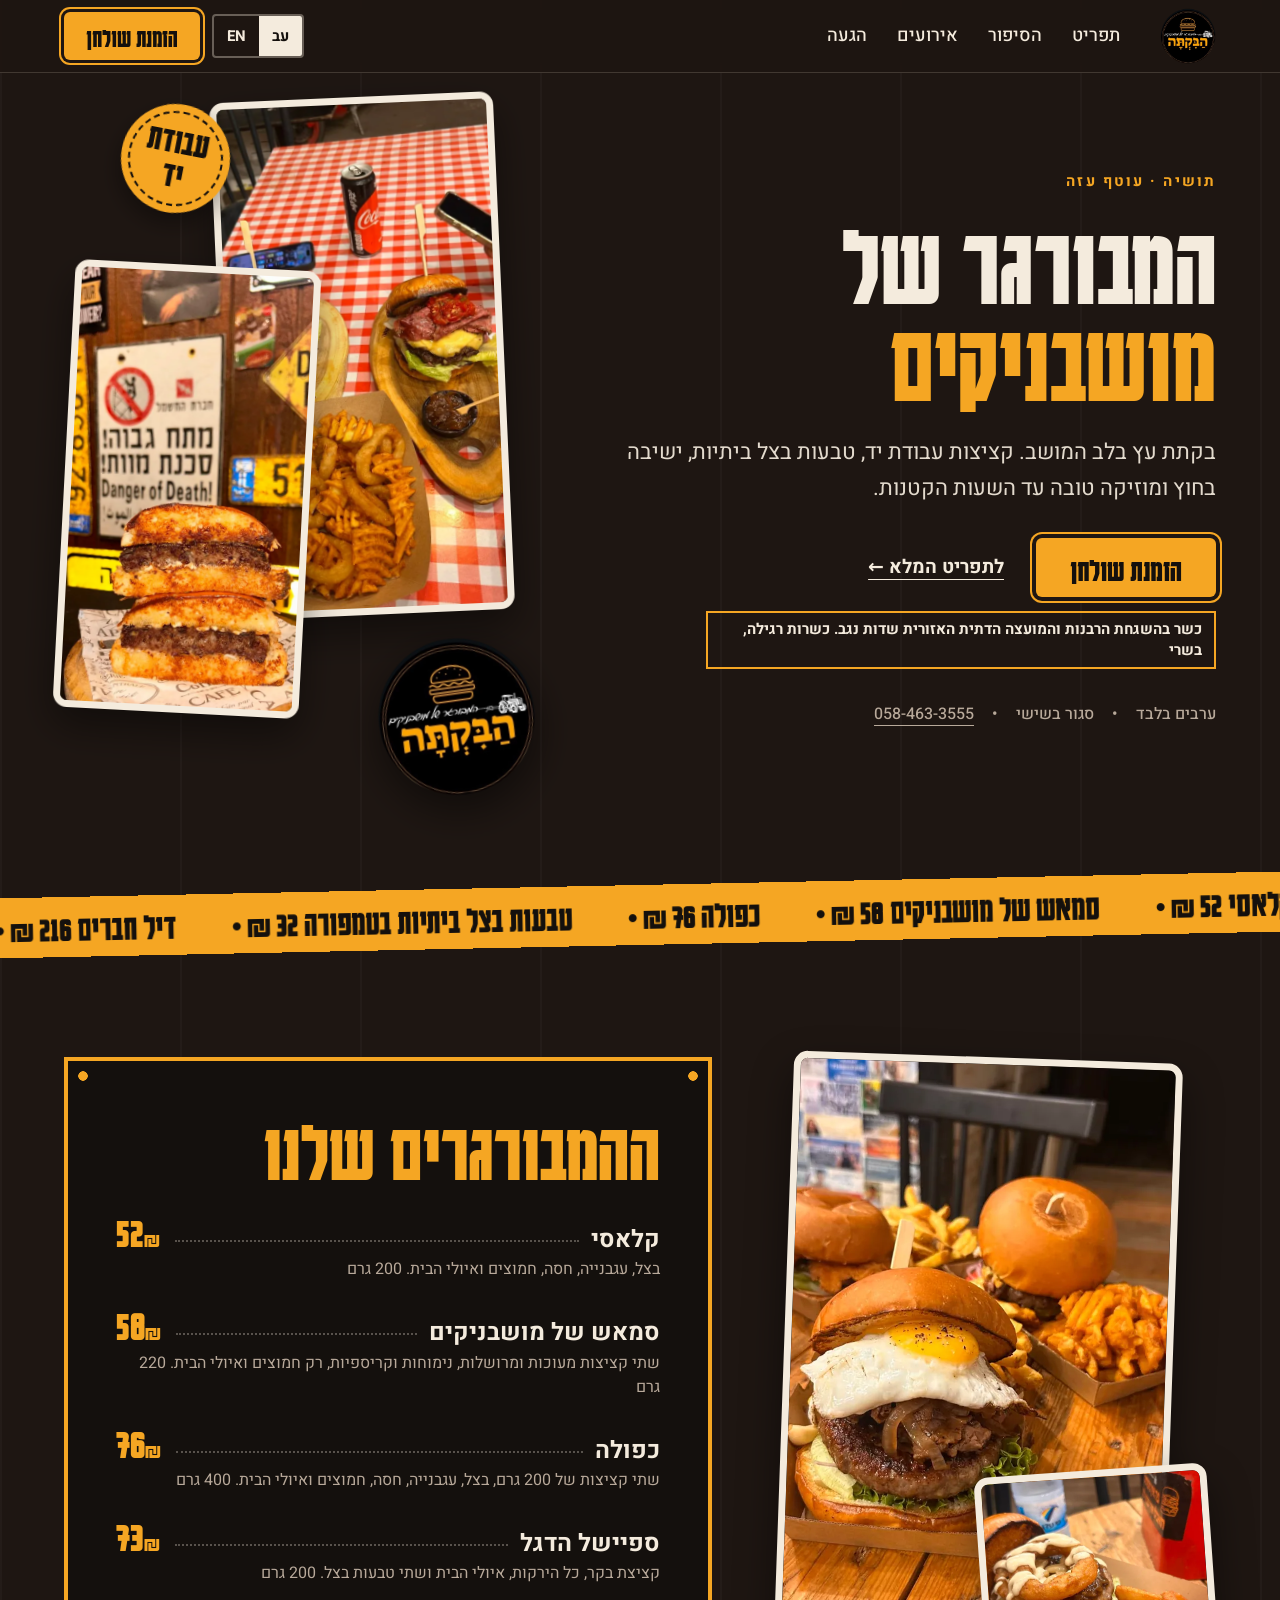
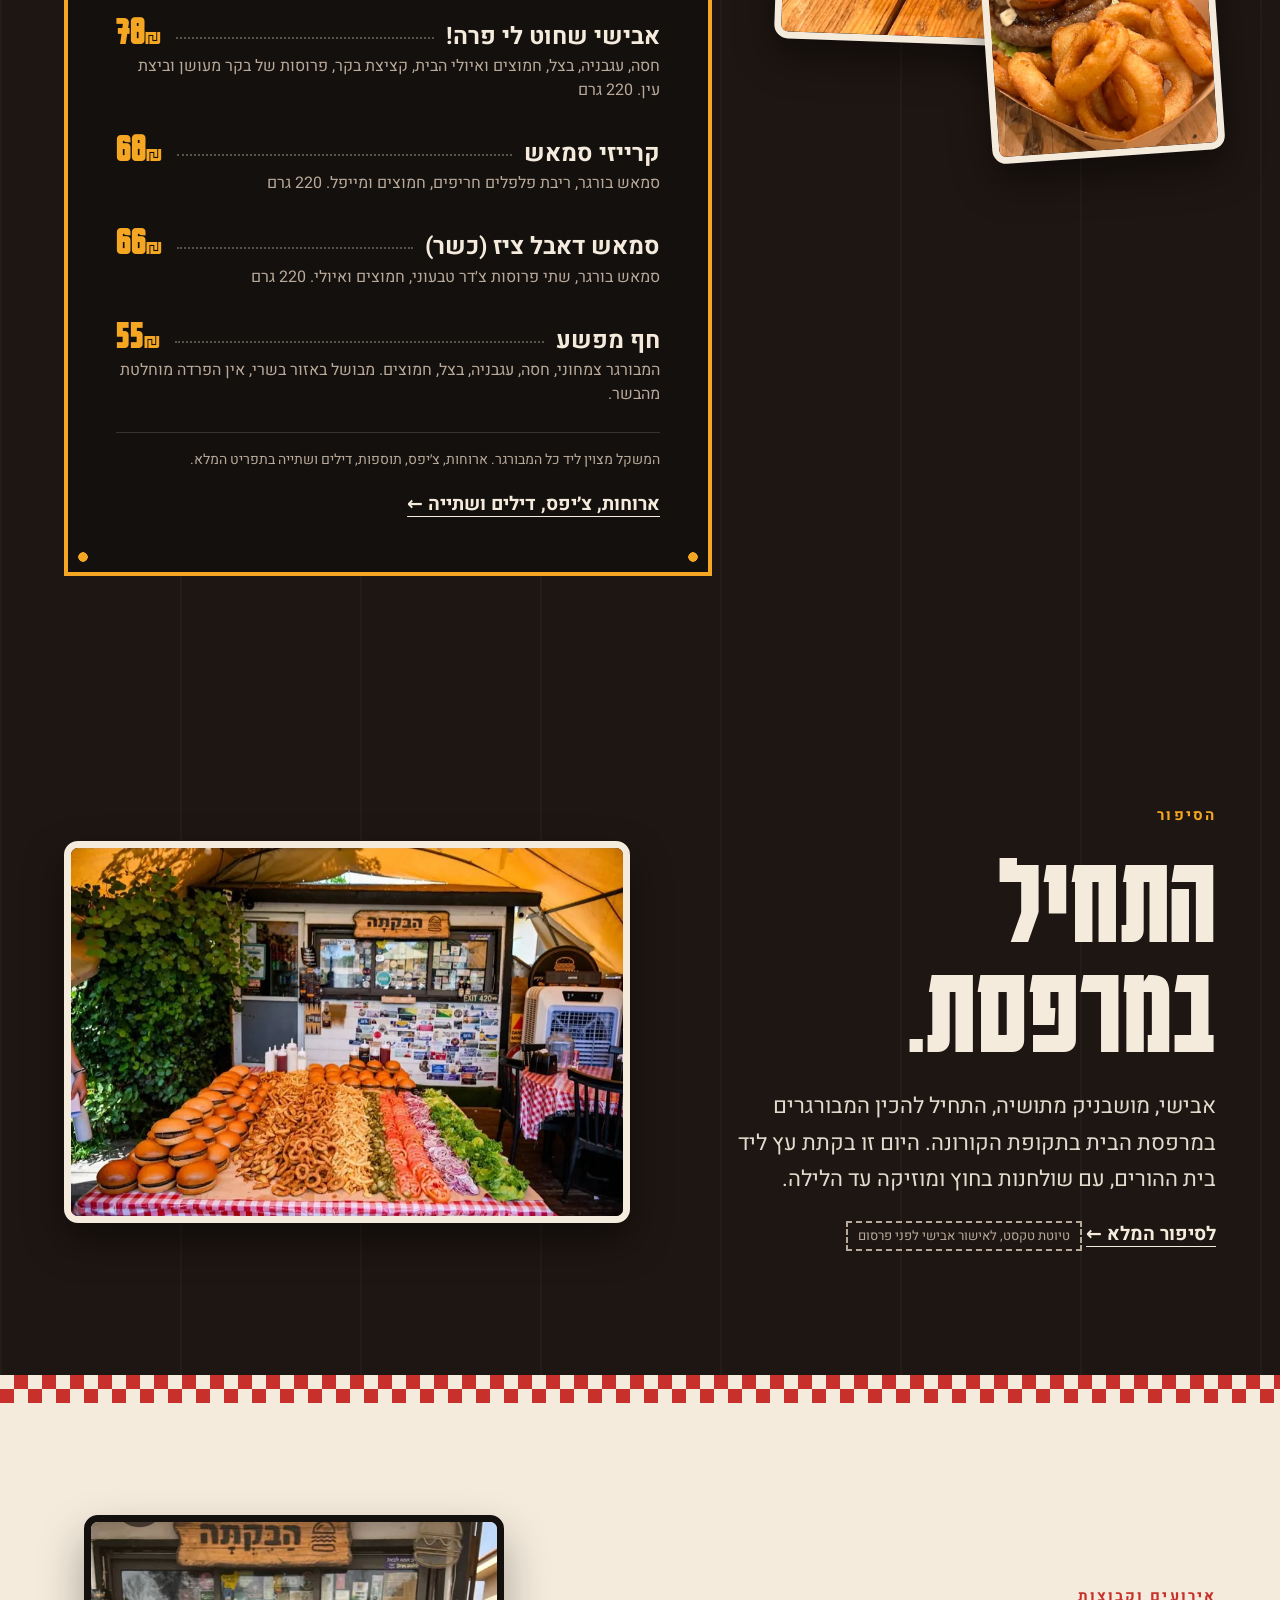
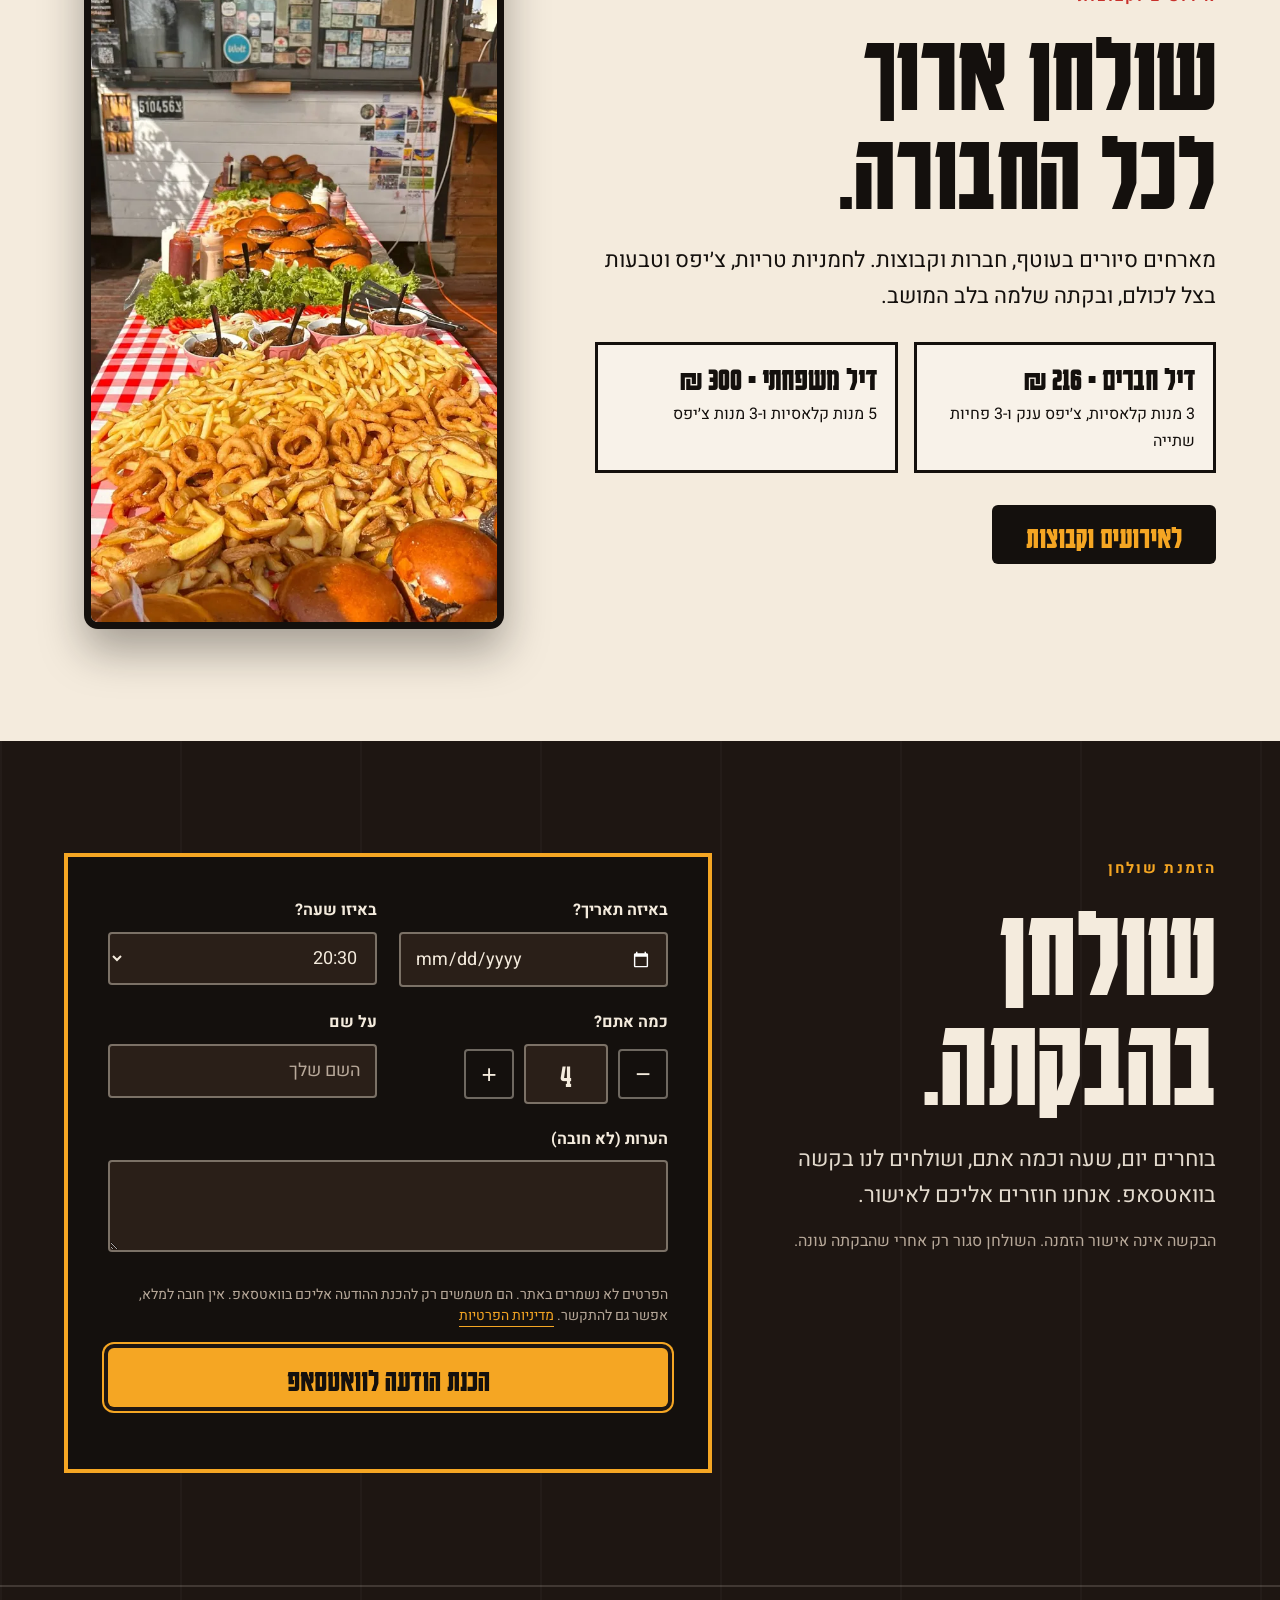
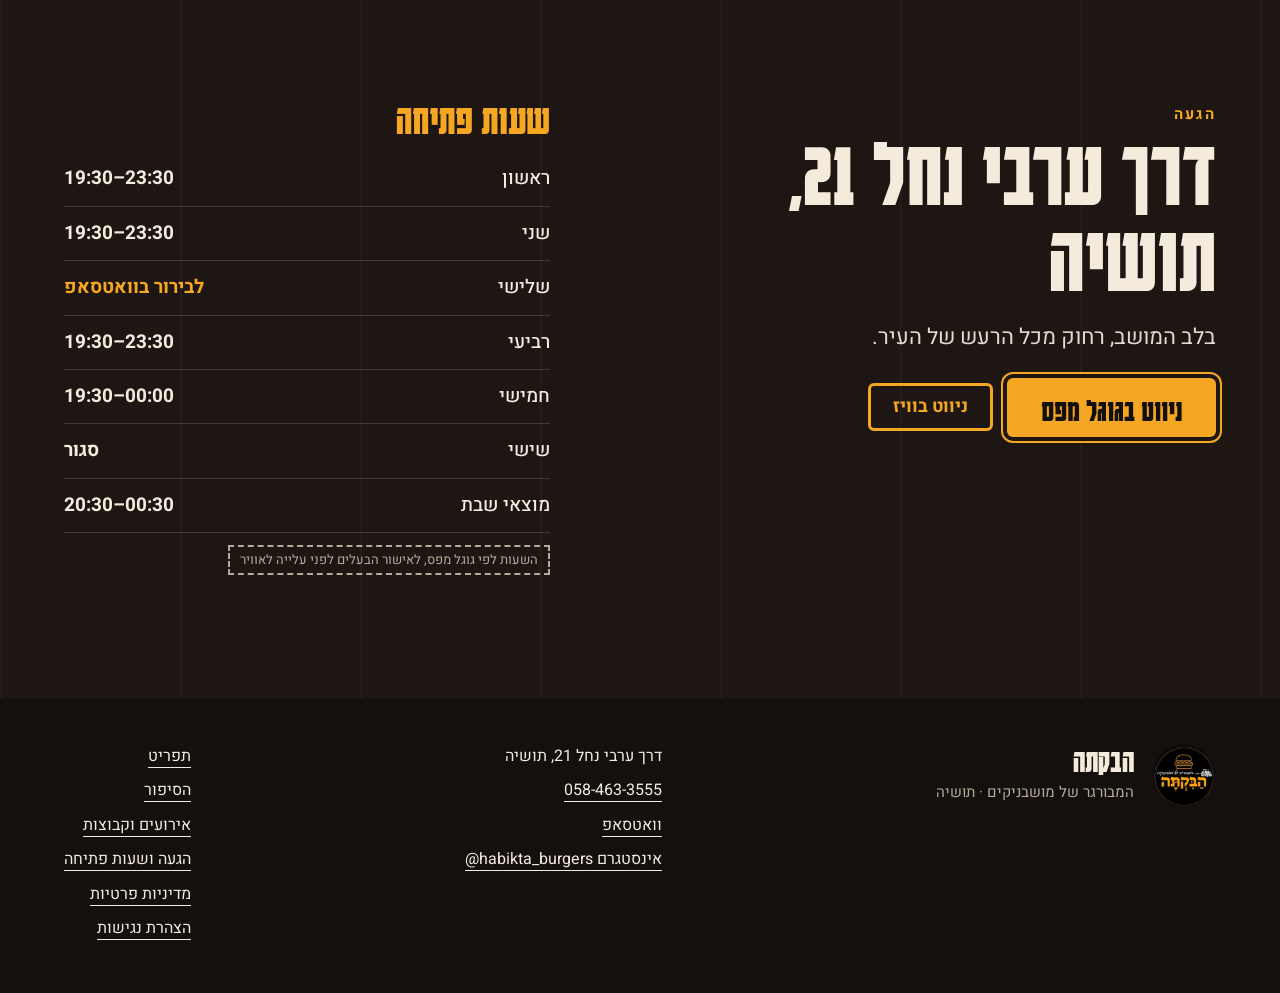
<file: index.html>
<!doctype html>
<html lang="he" dir="rtl" class="">
<head>
<meta charset="utf-8">
<meta name="viewport" content="width=device-width,initial-scale=1"><meta name="robots" content="noindex,nofollow">
<title>הבקתה | המבורגר של מושבניקים בתושיה, עוטף עזה</title>
<meta name="description" content="המבורגר בוטיק בעבודת יד בלב המושב בתושיה. ישיבה בחוץ, מוזיקה טובה וטבעות בצל ביתיות. הזמנת שולחן בוואטסאפ.">
<meta name="theme-color" content="#1E1612">
<meta property="og:type" content="restaurant.restaurant"><meta property="og:title" content="הבקתה | המבורגר של מושבניקים בתושיה, עוטף עזה"><meta property="og:description" content="המבורגר בוטיק בעבודת יד בלב המושב בתושיה. ישיבה בחוץ, מוזיקה טובה וטבעות בצל ביתיות. הזמנת שולחן בוואטסאפ.">
<meta property="og:locale" content="he_IL"><meta property="og:site_name" content="הבקתה - המבורגר של מושבניקים">

<link rel="icon" type="image/png" href="assets/img/favicon.png">
<link rel="apple-touch-icon" href="assets/img/icon-192.png">
<link rel="preconnect" href="https://fonts.googleapis.com"><link rel="preconnect" href="https://fonts.gstatic.com" crossorigin>
<link rel="stylesheet" href="https://fonts.googleapis.com/css2?family=Karantina:wght@700&family=Heebo:wght@400;500;700;900&display=swap">
<link rel="stylesheet" href="assets/css/site.css">
<script type="application/ld+json">{"@context": "https://schema.org", "@type": "Restaurant", "name": "הבקתה - המבורגר של מושבניקים", "alternateName": "HaBikta - Moshav Burgers", "servesCuisine": "Burgers", "priceRange": "₪₪", "telephone": "+972584633555", "address": {"@type": "PostalAddress", "streetAddress": "דרך ערבי נחל 21", "addressLocality": "תושיה", "postalCode": "8523000", "addressCountry": "IL"}, "openingHoursSpecification": [{"@type": "OpeningHoursSpecification", "dayOfWeek": "Sunday", "opens": "19:30", "closes": "23:30"}, {"@type": "OpeningHoursSpecification", "dayOfWeek": "Monday", "opens": "19:30", "closes": "23:30"}, {"@type": "OpeningHoursSpecification", "dayOfWeek": "Wednesday", "opens": "19:30", "closes": "23:30"}, {"@type": "OpeningHoursSpecification", "dayOfWeek": "Thursday", "opens": "19:30", "closes": "00:00"}, {"@type": "OpeningHoursSpecification", "dayOfWeek": "Saturday", "opens": "20:30", "closes": "00:30"}], "sameAs": ["https://www.instagram.com/habikta_burgers/"]}</script>
</head>
<body>
<a class="skip" href="#main">דילוג לתוכן</a>
<header class="site-header"><div class="wrap bar">
<a class="brand" href="index.html" aria-label="הבקתה, דף הבית"><img src="assets/img/logo.webp" width="56" height="56" alt=""></a>
<button class="nav-toggle" type="button" aria-expanded="false" aria-controls="site-nav"><span class="sr">תפריט ניווט</span><i></i><i></i><i></i></button>
<nav id="site-nav" class="site-nav" aria-label="ניווט ראשי"><a href="menu.html">תפריט</a><a href="story.html">הסיפור</a><a href="events.html">אירועים</a><a href="visit.html">הגעה</a></nav>
<div class="bar__end"><div class="lang" role="group" aria-label="שפה"><a href="index.html" lang="he" hreflang="he" aria-current="true">עב</a><a href="en/index.html" lang="en" hreflang="en">EN</a></div>
<a class="btn btn--sm" href="#reserve">הזמנת שולחן</a></div>
</div></header>
<main id="main">
<section class="wrap hero" aria-labelledby="h-hero"><div>
<span class="eyebrow">תושיה · עוטף עזה</span>
<h1 id="h-hero">המבורגר של <span>מושבניקים</span></h1>
<p class="lead">בקתת עץ בלב המושב. קציצות עבודת יד, טבעות בצל ביתיות, ישיבה בחוץ ומוזיקה טובה עד השעות הקטנות.</p>
<div class="hero__cta"><a class="btn" href="#reserve">הזמנת שולחן</a><a class="link-arrow" href="menu.html">לתפריט המלא ←</a></div>
<p class="kosher" data-until="2027-04-21">כשר בהשגחת הרבנות והמועצה הדתית האזורית שדות נגב. כשרות רגילה, בשרי</p><div class="hero__meta"><span>ערבים בלבד</span><span aria-hidden="true">•</span><span>סגור בשישי</span><span aria-hidden="true">•</span><a href="tel:+972584633555" dir="ltr">058-463-3555</a></div></div>
<div class="collage"><img class="photo p1" src="assets/img/boards-waffle.webp" width="716" height="1100" alt="שני המבורגרים על קרשי עץ עם צ׳יפס וופל על מפה משבצות">
<img class="photo p2" src="assets/img/stack-signs.webp" width="716" height="1100" alt="המבורגר על קרש עץ מול קיר של שלטי פח ולוחיות רישוי">
<div class="sticker" aria-hidden="true">עבודת<br>יד</div>
<img class="badge" src="assets/img/logo.webp" width="200" height="200" alt="הלוגו של הבקתה"></div></section>
<div class="ticker" aria-hidden="true"><div class="ticker__track"><span>קלאסי 52 ₪ •</span><span>סמאש של מושבניקים 58 ₪ •</span><span>כפולה 76 ₪ •</span><span>טבעות בצל ביתיות בטמפורה 32 ₪ •</span><span>דיל חברים 216 ₪ •</span><span>בירה 18 ₪ •</span><span>קלאסי 52 ₪ •</span><span>סמאש של מושבניקים 58 ₪ •</span><span>כפולה 76 ₪ •</span><span>טבעות בצל ביתיות בטמפורה 32 ₪ •</span><span>דיל חברים 216 ₪ •</span><span>בירה 18 ₪ •</span></div></div>
<section class="section" id="menu-preview" aria-labelledby="h-menu"><div class="wrap split">
<div class="photos-stack reveal"><img class="photo a" src="assets/img/egg-burger.webp" width="619" height="1100" alt="המבורגר עם ביצת עין ובצל מקורמל על שולחן עץ" loading="lazy" decoding="async">
<img class="photo b" src="assets/img/rings-burger.webp" width="619" height="1100" alt="המבורגר עם טבעות בצל ביתיות בקופסת קרטון" loading="lazy" decoding="async"></div>
<div class="board reveal"><h2 id="h-menu">ההמבורגרים שלנו</h2><ul class="dishes"><li class="dish"><div class="dish__row"><span class="dish__name">קלאסי</span><span class="dish__dots" aria-hidden="true"></span><span class="dish__price">52<small>₪</small></span></div><p class="dish__desc">בצל, עגבנייה, חסה, חמוצים ואיולי הבית. 200 גרם</p></li><li class="dish"><div class="dish__row"><span class="dish__name">סמאש של מושבניקים</span><span class="dish__dots" aria-hidden="true"></span><span class="dish__price">58<small>₪</small></span></div><p class="dish__desc">שתי קציצות מעוכות ומרושלות, נימוחות וקריספיות, רק חמוצים ואיולי הבית. 220 גרם</p></li><li class="dish"><div class="dish__row"><span class="dish__name">כפולה</span><span class="dish__dots" aria-hidden="true"></span><span class="dish__price">76<small>₪</small></span></div><p class="dish__desc">שתי קציצות של 200 גרם, בצל, עגבנייה, חסה, חמוצים ואיולי הבית. 400 גרם</p></li><li class="dish"><div class="dish__row"><span class="dish__name">ספיישל הדגל</span><span class="dish__dots" aria-hidden="true"></span><span class="dish__price">73<small>₪</small></span></div><p class="dish__desc">קציצת בקר, כל הירקות, איולי הבית ושתי טבעות בצל. 200 גרם</p></li><li class="dish"><div class="dish__row"><span class="dish__name">אבישי שחוט לי פרה!</span><span class="dish__dots" aria-hidden="true"></span><span class="dish__price">78<small>₪</small></span></div><p class="dish__desc">חסה, עגבניה, בצל, חמוצים ואיולי הבית, קציצת בקר, פרוסות של בקר מעושן וביצת עין. 220 גרם</p></li><li class="dish"><div class="dish__row"><span class="dish__name">קרייזי סמאש</span><span class="dish__dots" aria-hidden="true"></span><span class="dish__price">68<small>₪</small></span></div><p class="dish__desc">סמאש בורגר, ריבת פלפלים חריפים, חמוצים ומייפל. 220 גרם</p></li><li class="dish"><div class="dish__row"><span class="dish__name">סמאש דאבל ציז (כשר)</span><span class="dish__dots" aria-hidden="true"></span><span class="dish__price">66<small>₪</small></span></div><p class="dish__desc">סמאש בורגר, שתי פרוסות צ׳דר טבעוני, חמוצים ואיולי. 220 גרם</p></li><li class="dish"><div class="dish__row"><span class="dish__name">חף מפשע</span><span class="dish__dots" aria-hidden="true"></span><span class="dish__price">55<small>₪</small></span></div><p class="dish__desc">המבורגר צמחוני, חסה, עגבניה, בצל, חמוצים. מבושל באזור בשרי, אין הפרדה מוחלטת מהבשר.</p></li></ul>
<p class="note">המשקל מצוין ליד כל המבורגר. ארוחות, צ׳יפס, תוספות, דילים ושתייה בתפריט המלא.</p>
<a class="link-arrow" style="display:inline-block;margin-top:18px" href="menu.html">ארוחות, צ׳יפס, דילים ושתייה ←</a></div></div></section>
<section class="section" id="story-preview" aria-labelledby="h-story"><div class="wrap story">
<div class="reveal"><span class="eyebrow">הסיפור</span>
<h2 id="h-story">התחיל<br>במרפסת.</h2>
<p class="lead">אבישי, מושבניק מתושיה, התחיל להכין המבורגרים במרפסת הבית בתקופת הקורונה. היום זו בקתת עץ ליד בית ההורים, עם שולחנות בחוץ ומוזיקה עד הלילה.</p>
<a class="link-arrow" style="display:inline-block;margin-top:22px" href="story.html">לסיפור המלא ←</a>
<p class="draft">טיוטת טקסט, לאישור אבישי לפני פרסום</p></div>
<img class="photo photo--flat reveal" style="--r:-1.5deg" src="assets/img/tent-cabin.webp" width="900" height="600" alt="בקתת העץ של הבקתה מתחת לאוהל צהוב, ושולחן עם לחמניות, צ׳יפס וירקות" loading="lazy" decoding="async"></div></section>
<section class="band" id="events-preview" aria-labelledby="h-events"><div class="gingham" aria-hidden="true"></div>
<div class="wrap section split">
<div class="reveal"><span class="eyebrow">אירועים וקבוצות</span>
<h2 id="h-events">שולחן ארוך<br>לכל החבורה.</h2>
<p class="lead">מארחים סיורים בעוטף, חברות וקבוצות. לחמניות טריות, צ׳יפס וטבעות בצל לכולם, ובקתה שלמה בלב המושב.</p>
<div class="deals"><div class="deal"><b>דיל חברים · 216 ₪</b><span>3 מנות קלאסיות, צ׳יפס ענק ו-3 פחיות שתייה</span></div>
<div class="deal"><b>דיל משפחתי · 300 ₪</b><span>5 מנות קלאסיות ו-3 מנות צ׳יפס</span></div></div>
<a class="btn btn--ink" href="events.html">לאירועים וקבוצות</a></div>
<img class="photo photo--flat reveal" style="max-width:420px;margin-inline:auto;--r:2deg" src="assets/img/table-cabin.webp" width="638" height="1100" alt="שולחן ארוך עמוס בלחמניות, צ׳יפס וטבעות בצל מול הבקתה" loading="lazy" decoding="async"></div></section>
<section class="section" id="reserve" aria-labelledby="h-reserve"><div class="wrap split">
<div class="reveal"><span class="eyebrow">הזמנת שולחן</span>
<h2 class="big-h" id="h-reserve">שולחן<br>בהבקתה.</h2>
<p class="lead">בוחרים יום, שעה וכמה אתם, ושולחים לנו בקשה בוואטסאפ. אנחנו חוזרים אליכם לאישור.</p>
<p class="muted" style="margin-top:14px;font-size:16px">הבקשה אינה אישור הזמנה. השולחן סגור רק אחרי שהבקתה עונה.</p></div>
<form class="panel form reveal" data-kind="reserve" novalidate>
<div class="row row--2"><div class="field"><label for="r-date">באיזה תאריך?</label><input class="input" type="date" id="r-date" name="date" required></div>
<div class="field"><label for="r-time">באיזו שעה?</label><select class="input" id="r-time" name="time"><option value="19:30">19:30</option><option value="20:00">20:00</option><option value="20:30" selected>20:30</option><option value="21:00">21:00</option><option value="21:30">21:30</option><option value="22:00">22:00</option><option value="22:30">22:30</option><option value="23:00">23:00</option></select></div></div>
<div class="row row--2"><div class="field"><span class="label" id="r-guests-l">כמה אתם?</span>
<div class="stepper"><button type="button" data-step="-1" data-target="r-guests" aria-label="פחות סועדים">−</button>
<input class="input" type="number" id="r-guests" name="guests" min="1" max="40" value="4" inputmode="numeric" aria-labelledby="r-guests-l">
<button type="button" data-step="1" data-target="r-guests" aria-label="יותר סועדים">+</button></div></div>
<div class="field"><label for="r-name">על שם</label><input class="input" type="text" id="r-name" name="name" autocomplete="name" required placeholder="השם שלך"></div></div>
<div class="field"><label for="r-notes">הערות (לא חובה)</label><textarea class="input" id="r-notes" name="notes" rows="2"></textarea></div>
<p class="muted formnote">הפרטים לא נשמרים באתר. הם משמשים רק להכנת ההודעה אליכם בוואטסאפ. אין חובה למלא, אפשר גם להתקשר. <a href="privacy.html">מדיניות הפרטיות</a></p>
<button class="btn" type="submit">הכנת הודעה לוואטסאפ</button>
<div class="form-status" role="status" aria-live="polite"></div>
<div class="result"><p>ההודעה שתישלח:</p><p class="msg"></p><a class="btn" href="#" target="_blank" rel="noopener">פתיחה בוואטסאפ</a></div>
</form></div></section>
<section class="section" id="visit-preview" aria-labelledby="h-visit" style="border-top:2px solid var(--line)"><div class="wrap visit">
<div class="reveal"><span class="eyebrow">הגעה</span>
<h2 class="addr" id="h-visit">דרך ערבי נחל 21,<br>תושיה</h2>
<p class="lead">בלב המושב, רחוק מכל הרעש של העיר.</p>
<div class="actions"><a class="btn" href="https://www.google.com/maps/place/%D7%94%D7%91%D7%A7%D7%AA%D7%94+-+%D7%94%D7%9E%D7%91%D7%95%D7%A8%D7%92%D7%A8+%D7%A9%D7%9C+%D7%9E%D7%95%D7%A9%D7%91%D7%A0%D7%99%D7%A7%D7%99%D7%9D+%F0%9F%9A%9C,+%D7%93%D7%A8%D7%9A+%D7%A2%D7%A8%D7%91%D7%99+%D7%A0%D7%97%D7%9C+21,+%D7%AA%D7%95%D7%A9%D7%99%D7%94,+8523000/data=!4m2!3m1!1s0x15027f7fe4c54b13:0xb6a0a3fbd94f4810" rel="noopener" target="_blank">ניווט בגוגל מפס</a><a class="btn btn--outline" href="https://waze.com/ul?q=%D7%93%D7%A8%D7%9A%20%D7%A2%D7%A8%D7%91%D7%99%20%D7%A0%D7%97%D7%9C%2021%20%D7%AA%D7%95%D7%A9%D7%99%D7%94&navigate=yes" rel="noopener" target="_blank">ניווט בוויז</a></div></div>
<div class="reveal"><h3>שעות פתיחה</h3><table class="hours"><caption class="sr">שעות פתיחה</caption><tbody><tr><th scope="row">ראשון</th><td><span dir="ltr">19:30–23:30</span></td></tr><tr><th scope="row">שני</th><td><span dir="ltr">19:30–23:30</span></td></tr><tr class="is-ask"><th scope="row">שלישי</th><td>לבירור בוואטסאפ</td></tr><tr><th scope="row">רביעי</th><td><span dir="ltr">19:30–23:30</span></td></tr><tr><th scope="row">חמישי</th><td><span dir="ltr">19:30–00:00</span></td></tr><tr><th scope="row">שישי</th><td>סגור</td></tr><tr><th scope="row">מוצאי שבת</th><td><span dir="ltr">20:30–00:30</span></td></tr></tbody></table>
<p class="draft">השעות לפי גוגל מפס, לאישור הבעלים לפני עלייה לאוויר</p></div></div></section>
</main>
<footer class="site-footer"><div class="wrap foot">
<div class="brandline"><img src="assets/img/logo.webp" width="64" height="64" alt=""><div><b>הבקתה</b><span>המבורגר של מושבניקים · תושיה</span></div></div>
<ul><li>דרך ערבי נחל 21, תושיה</li><li><a href="tel:+972584633555" dir="ltr">058-463-3555</a></li>
<li><a href="https://wa.me/972584633555" rel="noopener">וואטסאפ</a></li>
<li><a href="https://www.instagram.com/habikta_burgers/" rel="noopener">אינסטגרם <span dir="ltr">@habikta_burgers</span></a></li></ul>
<ul><li><a href="menu.html">תפריט</a></li><li><a href="story.html">הסיפור</a></li><li><a href="events.html">אירועים וקבוצות</a></li><li><a href="visit.html">הגעה ושעות פתיחה</a></li><li><a href="privacy.html">מדיניות פרטיות</a></li><li><a href="accessibility.html">הצהרת נגישות</a></li></ul>
</div></footer>
<div class="mbar"><a class="btn" href="#reserve">הזמנת שולחן</a><a class="btn btn--ghost" href="tel:+972584633555">התקשרו</a></div>
<script>window.HABAKTA={"phoneIntl": "972584633555"};</script>
<script src="assets/js/site.js" defer></script>
</body>
</html>
</file>
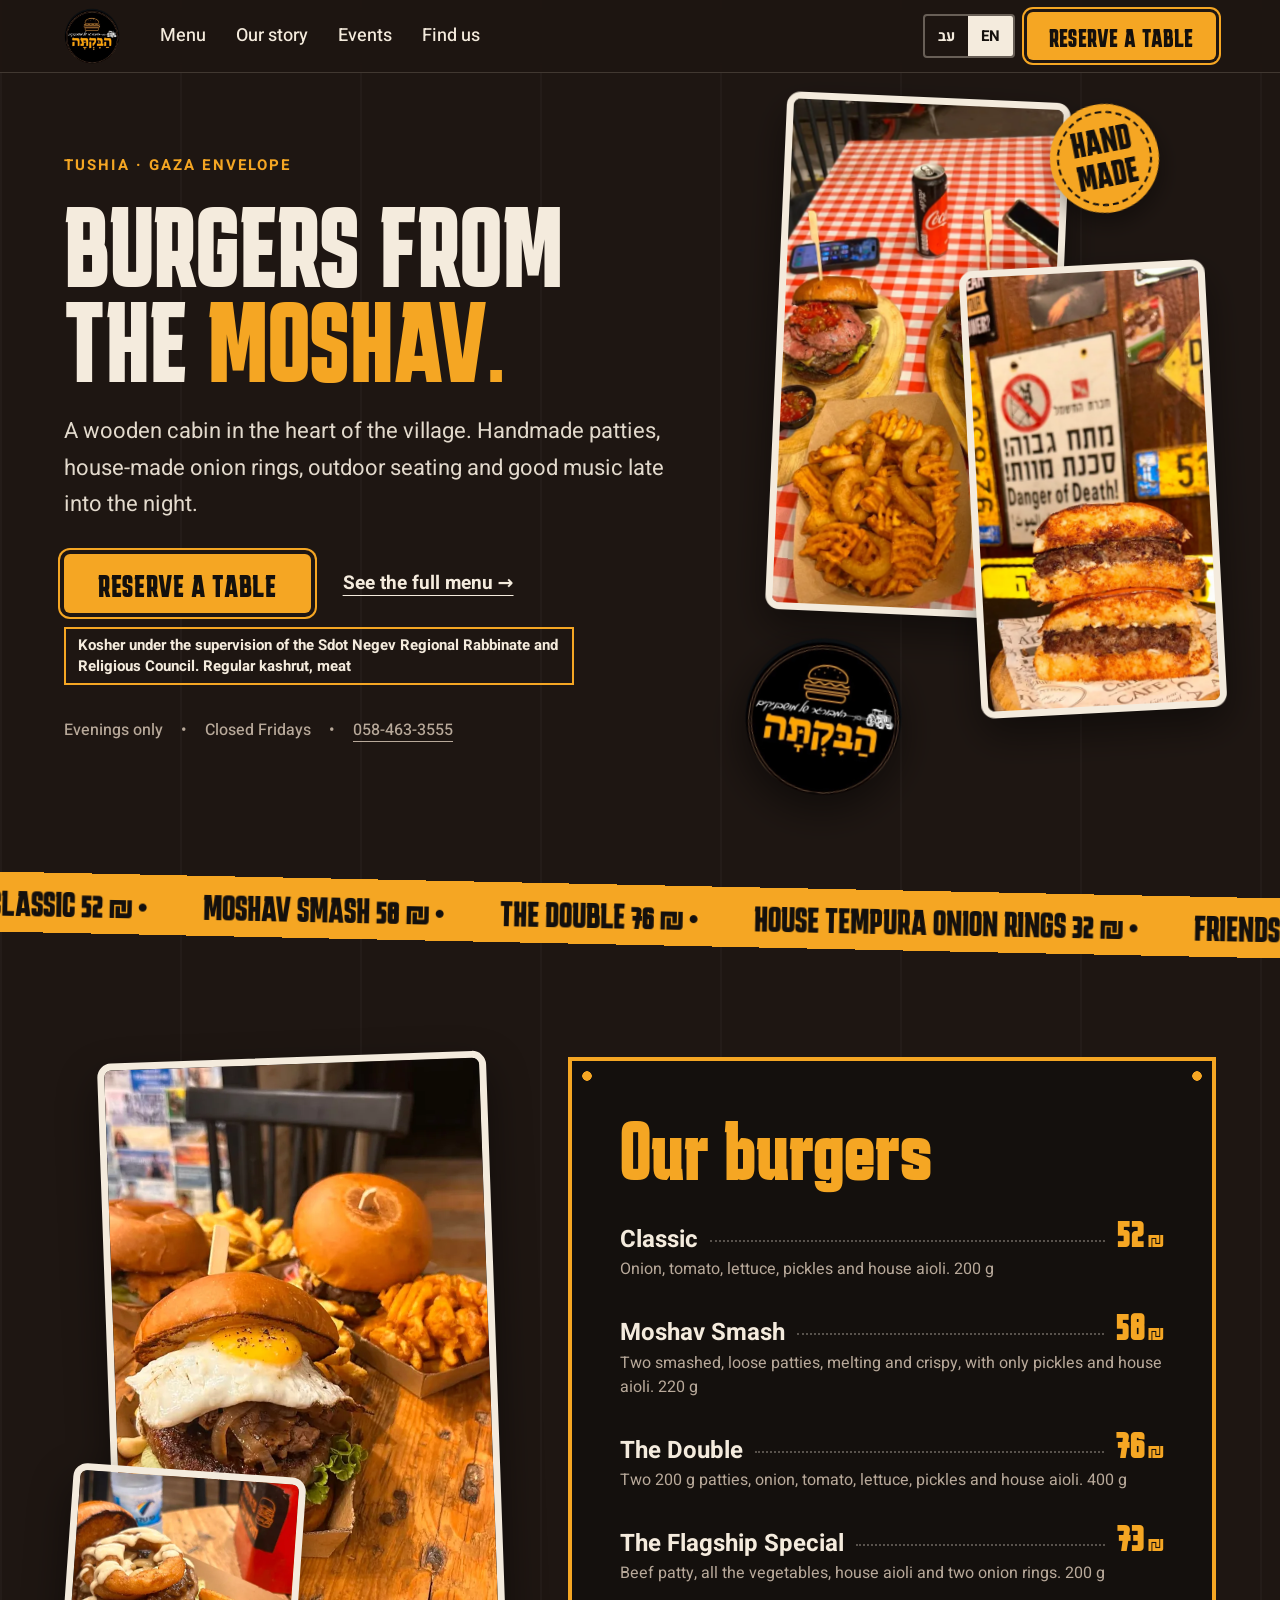
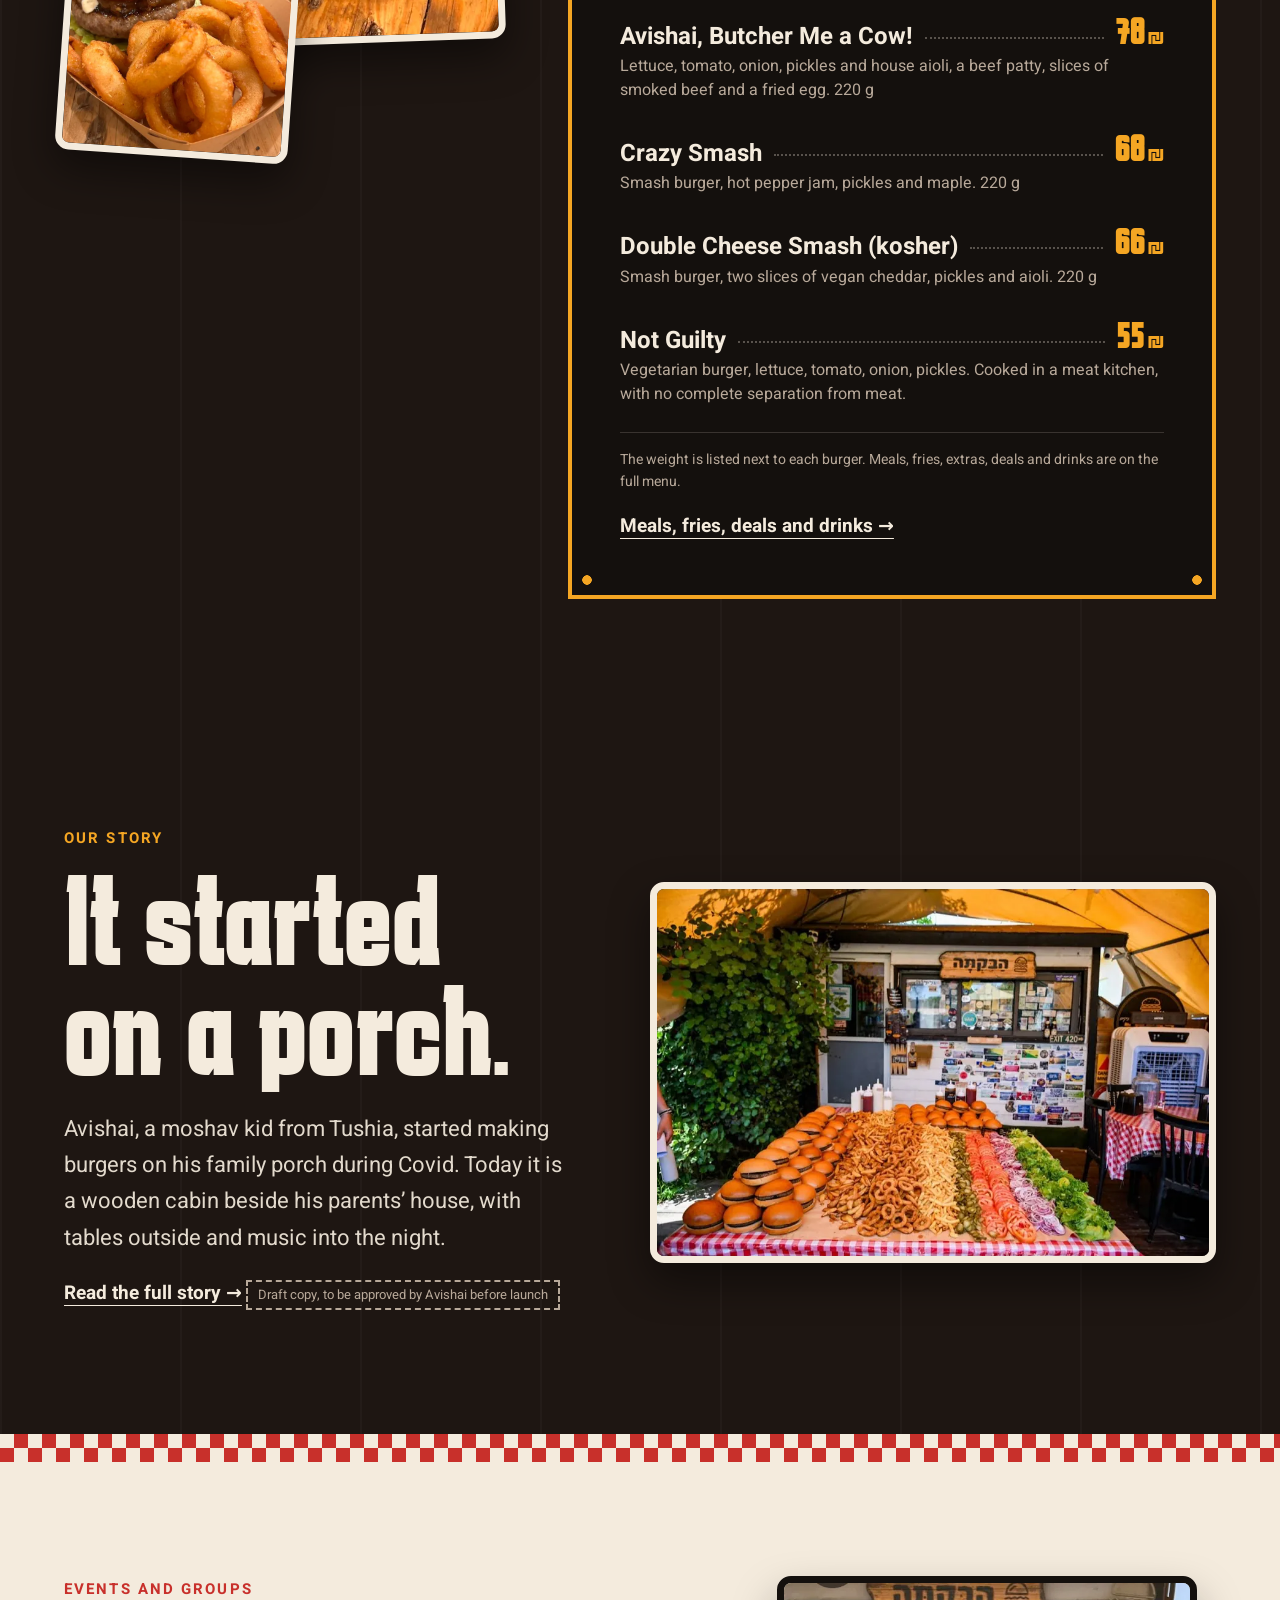
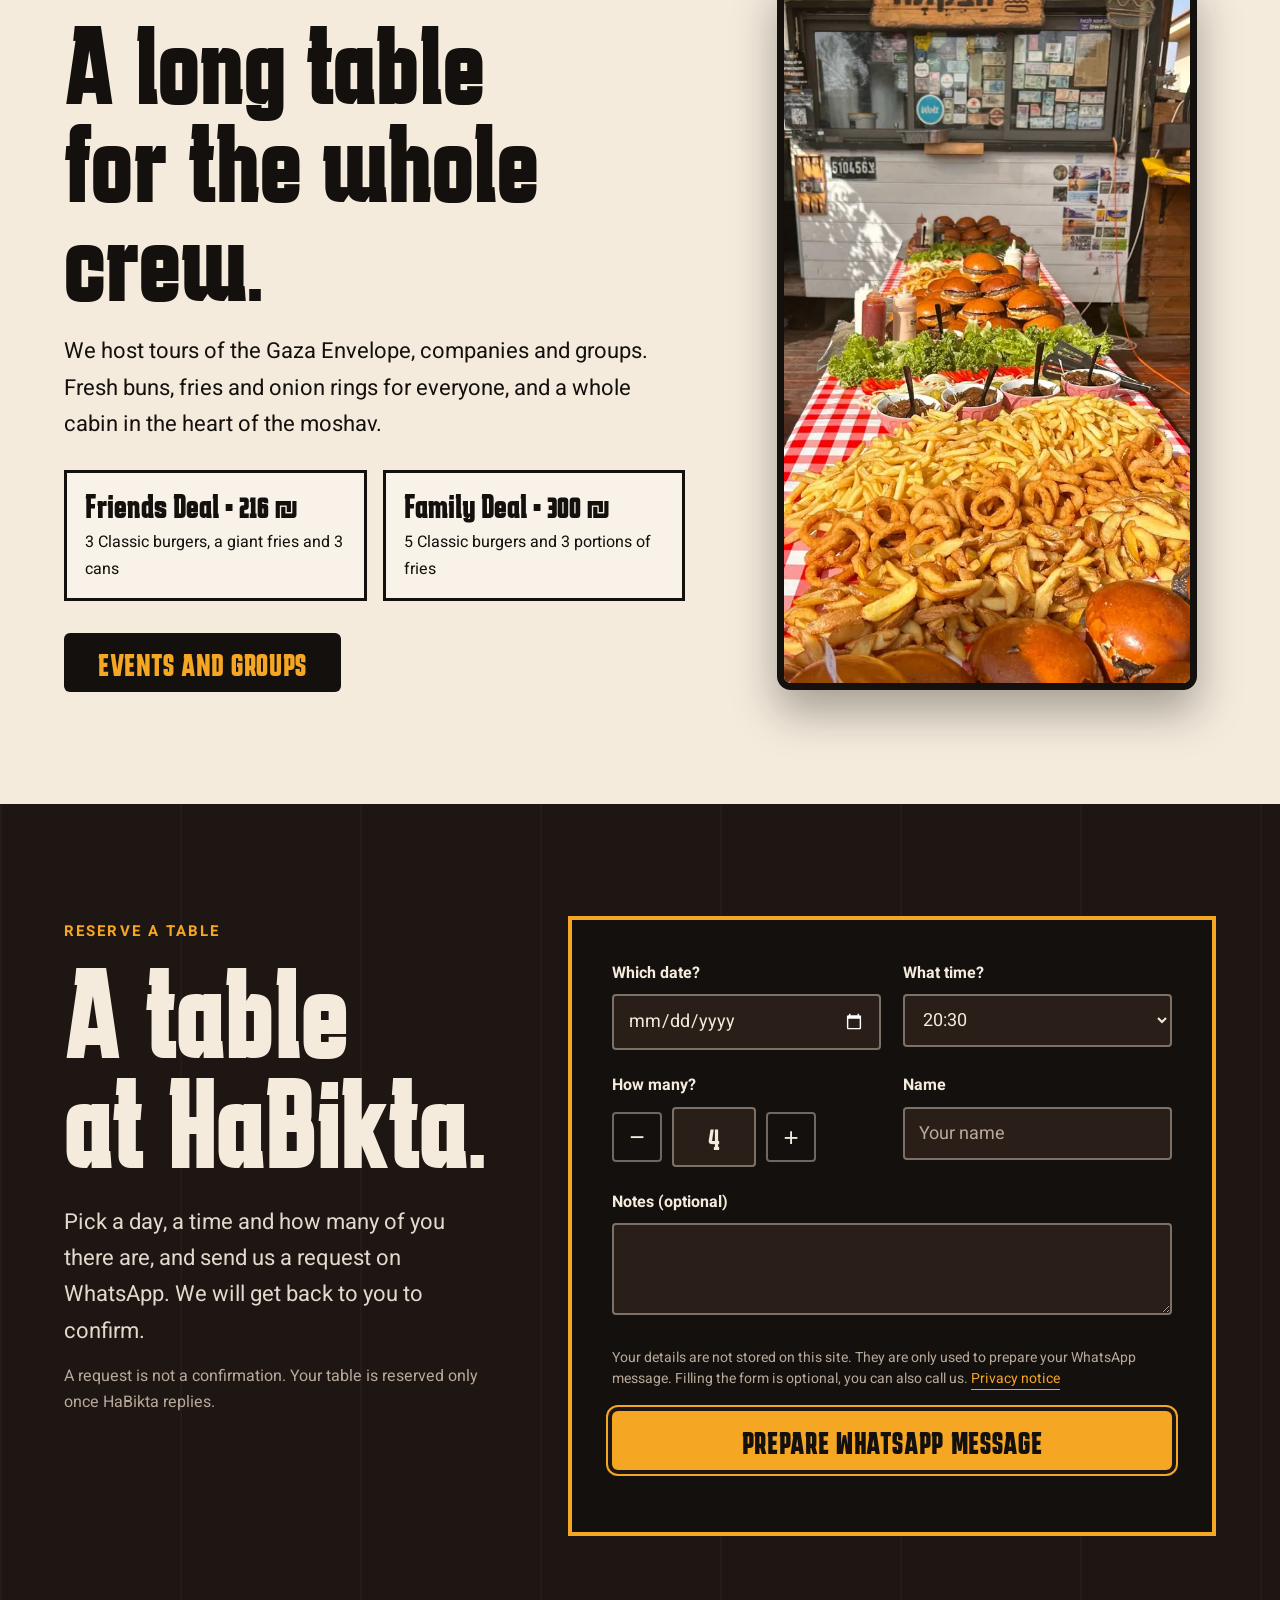
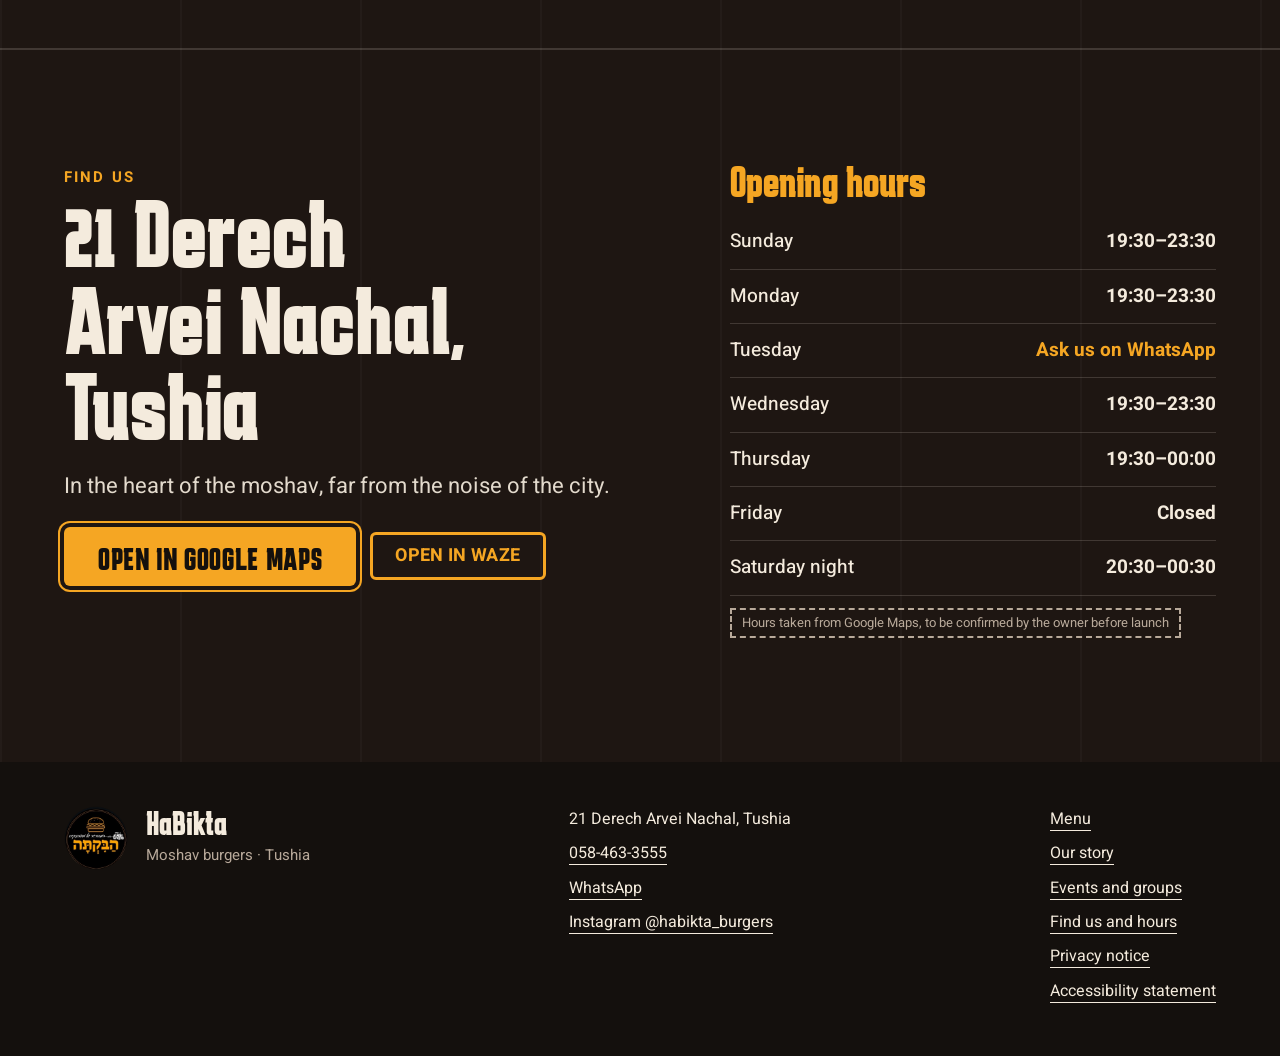
<file: en/index.html>
<!doctype html>
<html lang="en" dir="ltr" class="">
<head>
<meta charset="utf-8">
<meta name="viewport" content="width=device-width,initial-scale=1"><meta name="robots" content="noindex,nofollow">
<title>HaBikta | Moshav burgers in Tushia, Gaza Envelope</title>
<meta name="description" content="Handmade boutique burgers in the heart of Tushia moshav. Outdoor seating, good music and house-made onion rings. Request a table on WhatsApp.">
<meta name="theme-color" content="#1E1612">
<meta property="og:type" content="restaurant.restaurant"><meta property="og:title" content="HaBikta | Moshav burgers in Tushia, Gaza Envelope"><meta property="og:description" content="Handmade boutique burgers in the heart of Tushia moshav. Outdoor seating, good music and house-made onion rings. Request a table on WhatsApp.">
<meta property="og:locale" content="en_US"><meta property="og:site_name" content="HaBikta - Moshav Burgers">

<link rel="icon" type="image/png" href="../assets/img/favicon.png">
<link rel="apple-touch-icon" href="../assets/img/icon-192.png">
<link rel="preconnect" href="https://fonts.googleapis.com"><link rel="preconnect" href="https://fonts.gstatic.com" crossorigin>
<link rel="stylesheet" href="https://fonts.googleapis.com/css2?family=Karantina:wght@700&family=Heebo:wght@400;500;700;900&display=swap">
<link rel="stylesheet" href="../assets/css/site.css">
<script type="application/ld+json">{"@context": "https://schema.org", "@type": "Restaurant", "name": "HaBikta - Moshav Burgers", "alternateName": "הבקתה - המבורגר של מושבניקים", "servesCuisine": "Burgers", "priceRange": "₪₪", "telephone": "+972584633555", "address": {"@type": "PostalAddress", "streetAddress": "21 Derech Arvei Nachal", "addressLocality": "Tushia", "postalCode": "8523000", "addressCountry": "IL"}, "openingHoursSpecification": [{"@type": "OpeningHoursSpecification", "dayOfWeek": "Sunday", "opens": "19:30", "closes": "23:30"}, {"@type": "OpeningHoursSpecification", "dayOfWeek": "Monday", "opens": "19:30", "closes": "23:30"}, {"@type": "OpeningHoursSpecification", "dayOfWeek": "Wednesday", "opens": "19:30", "closes": "23:30"}, {"@type": "OpeningHoursSpecification", "dayOfWeek": "Thursday", "opens": "19:30", "closes": "00:00"}, {"@type": "OpeningHoursSpecification", "dayOfWeek": "Saturday", "opens": "20:30", "closes": "00:30"}], "sameAs": ["https://www.instagram.com/habikta_burgers/"]}</script>
</head>
<body>
<a class="skip" href="#main">Skip to content</a>
<header class="site-header"><div class="wrap bar">
<a class="brand" href="index.html" aria-label="HaBikta, home"><img src="../assets/img/logo.webp" width="56" height="56" alt=""></a>
<button class="nav-toggle" type="button" aria-expanded="false" aria-controls="site-nav"><span class="sr">Navigation menu</span><i></i><i></i><i></i></button>
<nav id="site-nav" class="site-nav" aria-label="Main"><a href="menu.html">Menu</a><a href="story.html">Our story</a><a href="events.html">Events</a><a href="visit.html">Find us</a></nav>
<div class="bar__end"><div class="lang" role="group" aria-label="Language"><a href="../index.html" lang="he" hreflang="he">עב</a><a href="index.html" lang="en" hreflang="en" aria-current="true">EN</a></div>
<a class="btn btn--sm" href="#reserve">Reserve a table</a></div>
</div></header>
<main id="main">
<section class="wrap hero" aria-labelledby="h-hero"><div>
<span class="eyebrow">Tushia · Gaza Envelope</span>
<h1 id="h-hero">Burgers from the <span>moshav.</span></h1>
<p class="lead">A wooden cabin in the heart of the village. Handmade patties, house-made onion rings, outdoor seating and good music late into the night.</p>
<div class="hero__cta"><a class="btn" href="#reserve">Reserve a table</a><a class="link-arrow" href="menu.html">See the full menu →</a></div>
<p class="kosher" data-until="2027-04-21">Kosher under the supervision of the Sdot Negev Regional Rabbinate and Religious Council. Regular kashrut, meat</p><div class="hero__meta"><span>Evenings only</span><span aria-hidden="true">•</span><span>Closed Fridays</span><span aria-hidden="true">•</span><a href="tel:+972584633555" dir="ltr">058-463-3555</a></div></div>
<div class="collage"><img class="photo p1" src="../assets/img/boards-waffle.webp" width="716" height="1100" alt="Two burgers on wooden boards with waffle fries on a checkered tablecloth">
<img class="photo p2" src="../assets/img/stack-signs.webp" width="716" height="1100" alt="A burger on a wooden board in front of a wall of tin signs and license plates">
<div class="sticker" aria-hidden="true">Hand<br>made</div>
<img class="badge" src="../assets/img/logo.webp" width="200" height="200" alt="HaBikta logo"></div></section>
<div class="ticker" aria-hidden="true"><div class="ticker__track"><span>Classic 52 ₪ •</span><span>Moshav Smash 58 ₪ •</span><span>The Double 76 ₪ •</span><span>House tempura onion rings 32 ₪ •</span><span>Friends Deal 216 ₪ •</span><span>Beer 18 ₪ •</span><span>Classic 52 ₪ •</span><span>Moshav Smash 58 ₪ •</span><span>The Double 76 ₪ •</span><span>House tempura onion rings 32 ₪ •</span><span>Friends Deal 216 ₪ •</span><span>Beer 18 ₪ •</span></div></div>
<section class="section" id="menu-preview" aria-labelledby="h-menu"><div class="wrap split">
<div class="photos-stack reveal"><img class="photo a" src="../assets/img/egg-burger.webp" width="619" height="1100" alt="A burger with a fried egg and caramelized onions on a wooden table" loading="lazy" decoding="async">
<img class="photo b" src="../assets/img/rings-burger.webp" width="619" height="1100" alt="A burger with house-made onion rings in a cardboard tray" loading="lazy" decoding="async"></div>
<div class="board reveal"><h2 id="h-menu">Our burgers</h2><ul class="dishes"><li class="dish"><div class="dish__row"><span class="dish__name">Classic</span><span class="dish__dots" aria-hidden="true"></span><span class="dish__price">52<small>₪</small></span></div><p class="dish__desc">Onion, tomato, lettuce, pickles and house aioli. 200 g</p></li><li class="dish"><div class="dish__row"><span class="dish__name">Moshav Smash</span><span class="dish__dots" aria-hidden="true"></span><span class="dish__price">58<small>₪</small></span></div><p class="dish__desc">Two smashed, loose patties, melting and crispy, with only pickles and house aioli. 220 g</p></li><li class="dish"><div class="dish__row"><span class="dish__name">The Double</span><span class="dish__dots" aria-hidden="true"></span><span class="dish__price">76<small>₪</small></span></div><p class="dish__desc">Two 200 g patties, onion, tomato, lettuce, pickles and house aioli. 400 g</p></li><li class="dish"><div class="dish__row"><span class="dish__name">The Flagship Special</span><span class="dish__dots" aria-hidden="true"></span><span class="dish__price">73<small>₪</small></span></div><p class="dish__desc">Beef patty, all the vegetables, house aioli and two onion rings. 200 g</p></li><li class="dish"><div class="dish__row"><span class="dish__name">Avishai, Butcher Me a Cow!</span><span class="dish__dots" aria-hidden="true"></span><span class="dish__price">78<small>₪</small></span></div><p class="dish__desc">Lettuce, tomato, onion, pickles and house aioli, a beef patty, slices of smoked beef and a fried egg. 220 g</p></li><li class="dish"><div class="dish__row"><span class="dish__name">Crazy Smash</span><span class="dish__dots" aria-hidden="true"></span><span class="dish__price">68<small>₪</small></span></div><p class="dish__desc">Smash burger, hot pepper jam, pickles and maple. 220 g</p></li><li class="dish"><div class="dish__row"><span class="dish__name">Double Cheese Smash (kosher)</span><span class="dish__dots" aria-hidden="true"></span><span class="dish__price">66<small>₪</small></span></div><p class="dish__desc">Smash burger, two slices of vegan cheddar, pickles and aioli. 220 g</p></li><li class="dish"><div class="dish__row"><span class="dish__name">Not Guilty</span><span class="dish__dots" aria-hidden="true"></span><span class="dish__price">55<small>₪</small></span></div><p class="dish__desc">Vegetarian burger, lettuce, tomato, onion, pickles. Cooked in a meat kitchen, with no complete separation from meat.</p></li></ul>
<p class="note">The weight is listed next to each burger. Meals, fries, extras, deals and drinks are on the full menu.</p>
<a class="link-arrow" style="display:inline-block;margin-top:18px" href="menu.html">Meals, fries, deals and drinks →</a></div></div></section>
<section class="section" id="story-preview" aria-labelledby="h-story"><div class="wrap story">
<div class="reveal"><span class="eyebrow">Our story</span>
<h2 id="h-story">It started<br>on a porch.</h2>
<p class="lead">Avishai, a moshav kid from Tushia, started making burgers on his family porch during Covid. Today it is a wooden cabin beside his parents’ house, with tables outside and music into the night.</p>
<a class="link-arrow" style="display:inline-block;margin-top:22px" href="story.html">Read the full story →</a>
<p class="draft">Draft copy, to be approved by Avishai before launch</p></div>
<img class="photo photo--flat reveal" style="--r:-1.5deg" src="../assets/img/tent-cabin.webp" width="900" height="600" alt="The wooden HaBikta cabin under a yellow tent, with a table of buns, fries and vegetables" loading="lazy" decoding="async"></div></section>
<section class="band" id="events-preview" aria-labelledby="h-events"><div class="gingham" aria-hidden="true"></div>
<div class="wrap section split">
<div class="reveal"><span class="eyebrow">Events and groups</span>
<h2 id="h-events">A long table<br>for the whole crew.</h2>
<p class="lead">We host tours of the Gaza Envelope, companies and groups. Fresh buns, fries and onion rings for everyone, and a whole cabin in the heart of the moshav.</p>
<div class="deals"><div class="deal"><b>Friends Deal · 216 ₪</b><span>3 Classic burgers, a giant fries and 3 cans</span></div>
<div class="deal"><b>Family Deal · 300 ₪</b><span>5 Classic burgers and 3 portions of fries</span></div></div>
<a class="btn btn--ink" href="events.html">Events and groups</a></div>
<img class="photo photo--flat reveal" style="max-width:420px;margin-inline:auto;--r:2deg" src="../assets/img/table-cabin.webp" width="638" height="1100" alt="A long table piled with buns, fries and onion rings in front of the cabin" loading="lazy" decoding="async"></div></section>
<section class="section" id="reserve" aria-labelledby="h-reserve"><div class="wrap split">
<div class="reveal"><span class="eyebrow">Reserve a table</span>
<h2 class="big-h" id="h-reserve">A table<br>at HaBikta.</h2>
<p class="lead">Pick a day, a time and how many of you there are, and send us a request on WhatsApp. We will get back to you to confirm.</p>
<p class="muted" style="margin-top:14px;font-size:16px">A request is not a confirmation. Your table is reserved only once HaBikta replies.</p></div>
<form class="panel form reveal" data-kind="reserve" novalidate>
<div class="row row--2"><div class="field"><label for="r-date">Which date?</label><input class="input" type="date" id="r-date" name="date" required></div>
<div class="field"><label for="r-time">What time?</label><select class="input" id="r-time" name="time"><option value="19:30">19:30</option><option value="20:00">20:00</option><option value="20:30" selected>20:30</option><option value="21:00">21:00</option><option value="21:30">21:30</option><option value="22:00">22:00</option><option value="22:30">22:30</option><option value="23:00">23:00</option></select></div></div>
<div class="row row--2"><div class="field"><span class="label" id="r-guests-l">How many?</span>
<div class="stepper"><button type="button" data-step="-1" data-target="r-guests" aria-label="Fewer guests">−</button>
<input class="input" type="number" id="r-guests" name="guests" min="1" max="40" value="4" inputmode="numeric" aria-labelledby="r-guests-l">
<button type="button" data-step="1" data-target="r-guests" aria-label="More guests">+</button></div></div>
<div class="field"><label for="r-name">Name</label><input class="input" type="text" id="r-name" name="name" autocomplete="name" required placeholder="Your name"></div></div>
<div class="field"><label for="r-notes">Notes (optional)</label><textarea class="input" id="r-notes" name="notes" rows="2"></textarea></div>
<p class="muted formnote">Your details are not stored on this site. They are only used to prepare your WhatsApp message. Filling the form is optional, you can also call us. <a href="privacy.html">Privacy notice</a></p>
<button class="btn" type="submit">Prepare WhatsApp message</button>
<div class="form-status" role="status" aria-live="polite"></div>
<div class="result"><p>The message that will be sent:</p><p class="msg"></p><a class="btn" href="#" target="_blank" rel="noopener">Open WhatsApp</a></div>
</form></div></section>
<section class="section" id="visit-preview" aria-labelledby="h-visit" style="border-top:2px solid var(--line)"><div class="wrap visit">
<div class="reveal"><span class="eyebrow">Find us</span>
<h2 class="addr" id="h-visit">21 Derech Arvei Nachal,<br>Tushia</h2>
<p class="lead">In the heart of the moshav, far from the noise of the city.</p>
<div class="actions"><a class="btn" href="https://www.google.com/maps/place/%D7%94%D7%91%D7%A7%D7%AA%D7%94+-+%D7%94%D7%9E%D7%91%D7%95%D7%A8%D7%92%D7%A8+%D7%A9%D7%9C+%D7%9E%D7%95%D7%A9%D7%91%D7%A0%D7%99%D7%A7%D7%99%D7%9D+%F0%9F%9A%9C,+%D7%93%D7%A8%D7%9A+%D7%A2%D7%A8%D7%91%D7%99+%D7%A0%D7%97%D7%9C+21,+%D7%AA%D7%95%D7%A9%D7%99%D7%94,+8523000/data=!4m2!3m1!1s0x15027f7fe4c54b13:0xb6a0a3fbd94f4810" rel="noopener" target="_blank">Open in Google Maps</a><a class="btn btn--outline" href="https://waze.com/ul?q=%D7%93%D7%A8%D7%9A%20%D7%A2%D7%A8%D7%91%D7%99%20%D7%A0%D7%97%D7%9C%2021%20%D7%AA%D7%95%D7%A9%D7%99%D7%94&navigate=yes" rel="noopener" target="_blank">Open in Waze</a></div></div>
<div class="reveal"><h3>Opening hours</h3><table class="hours"><caption class="sr">Opening hours</caption><tbody><tr><th scope="row">Sunday</th><td><span dir="ltr">19:30–23:30</span></td></tr><tr><th scope="row">Monday</th><td><span dir="ltr">19:30–23:30</span></td></tr><tr class="is-ask"><th scope="row">Tuesday</th><td>Ask us on WhatsApp</td></tr><tr><th scope="row">Wednesday</th><td><span dir="ltr">19:30–23:30</span></td></tr><tr><th scope="row">Thursday</th><td><span dir="ltr">19:30–00:00</span></td></tr><tr><th scope="row">Friday</th><td>Closed</td></tr><tr><th scope="row">Saturday night</th><td><span dir="ltr">20:30–00:30</span></td></tr></tbody></table>
<p class="draft">Hours taken from Google Maps, to be confirmed by the owner before launch</p></div></div></section>
</main>
<footer class="site-footer"><div class="wrap foot">
<div class="brandline"><img src="../assets/img/logo.webp" width="64" height="64" alt=""><div><b>HaBikta</b><span>Moshav burgers · Tushia</span></div></div>
<ul><li>21 Derech Arvei Nachal, Tushia</li><li><a href="tel:+972584633555" dir="ltr">058-463-3555</a></li>
<li><a href="https://wa.me/972584633555" rel="noopener">WhatsApp</a></li>
<li><a href="https://www.instagram.com/habikta_burgers/" rel="noopener">Instagram <span dir="ltr">@habikta_burgers</span></a></li></ul>
<ul><li><a href="menu.html">Menu</a></li><li><a href="story.html">Our story</a></li><li><a href="events.html">Events and groups</a></li><li><a href="visit.html">Find us and hours</a></li><li><a href="privacy.html">Privacy notice</a></li><li><a href="accessibility.html">Accessibility statement</a></li></ul>
</div></footer>
<div class="mbar"><a class="btn" href="#reserve">Reserve a table</a><a class="btn btn--ghost" href="tel:+972584633555">Call</a></div>
<script>window.HABAKTA={"phoneIntl": "972584633555"};</script>
<script src="../assets/js/site.js" defer></script>
</body>
</html>
</file>
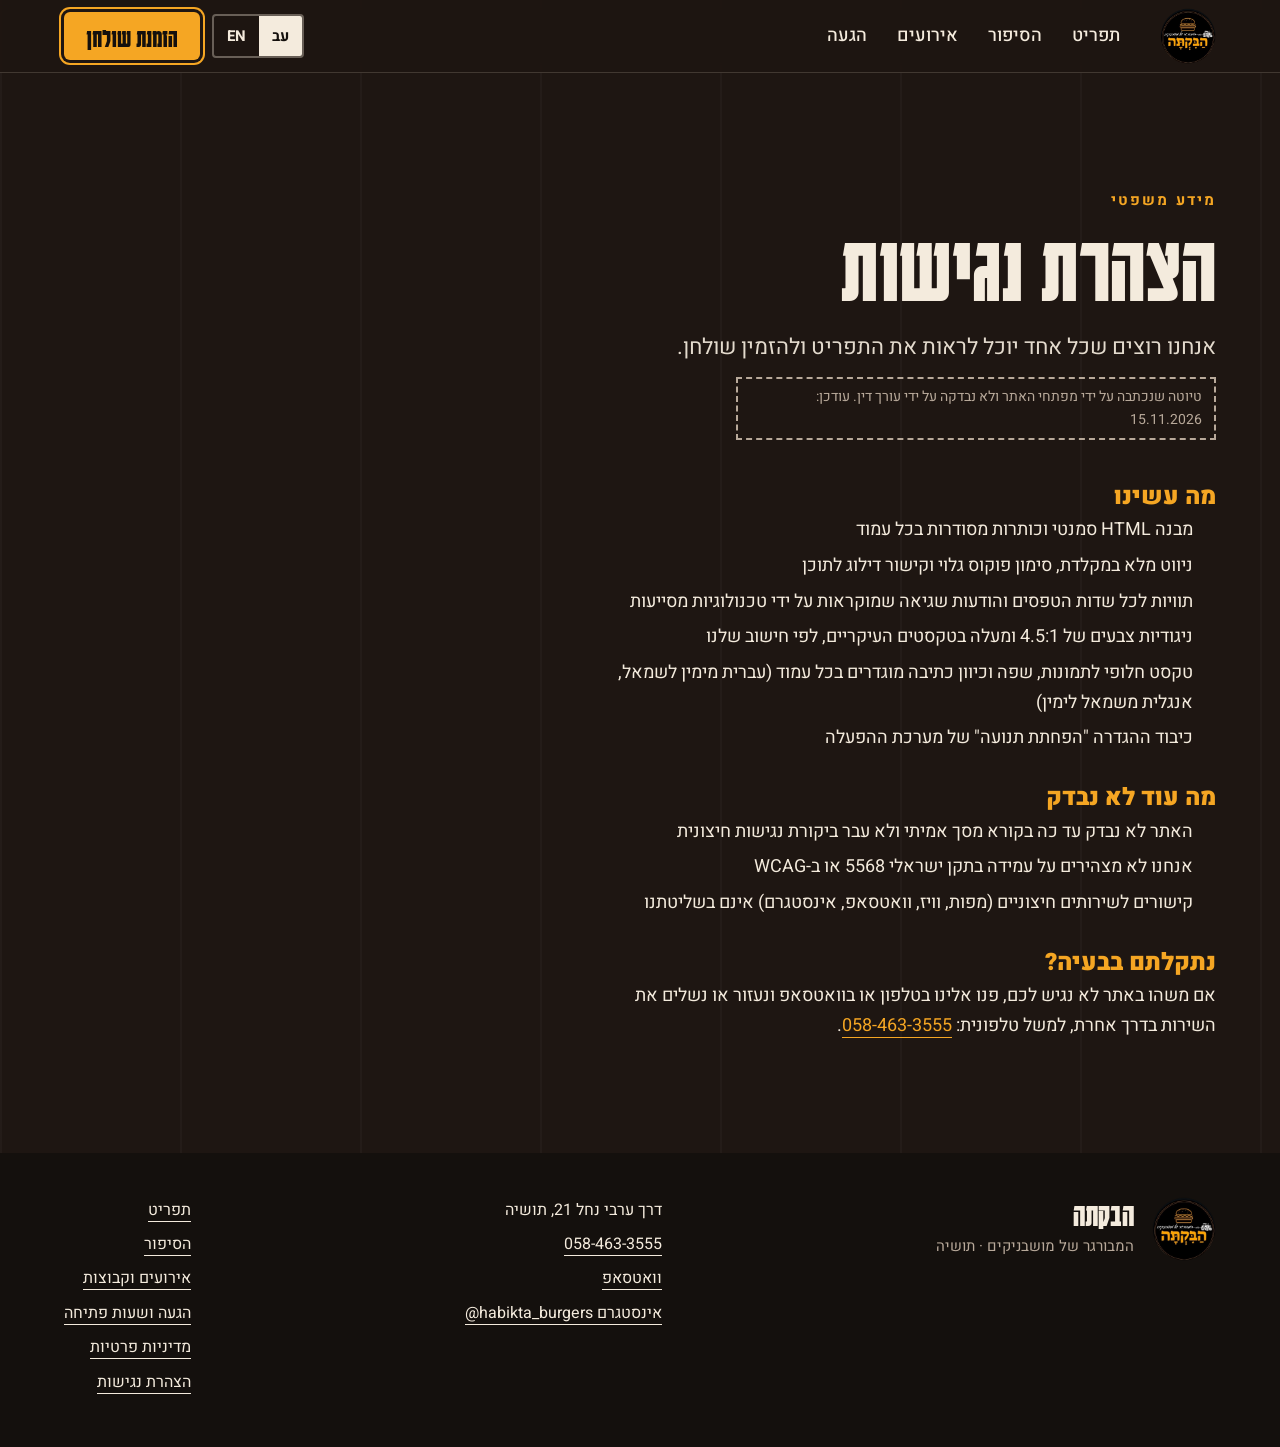
<file: accessibility.html>
<!doctype html>
<html lang="he" dir="rtl" class="">
<head>
<meta charset="utf-8">
<meta name="viewport" content="width=device-width,initial-scale=1"><meta name="robots" content="noindex,nofollow">
<title>הצהרת נגישות | הבקתה</title>
<meta name="description" content="הצהרת הנגישות של אתר הבקתה: מה יושם, מה עוד לא נבדק ואיך לפנות אלינו.">
<meta name="theme-color" content="#1E1612">
<meta property="og:type" content="restaurant.restaurant"><meta property="og:title" content="הצהרת נגישות | הבקתה"><meta property="og:description" content="הצהרת הנגישות של אתר הבקתה: מה יושם, מה עוד לא נבדק ואיך לפנות אלינו.">
<meta property="og:locale" content="he_IL"><meta property="og:site_name" content="הבקתה - המבורגר של מושבניקים">

<link rel="icon" type="image/png" href="assets/img/favicon.png">
<link rel="apple-touch-icon" href="assets/img/icon-192.png">
<link rel="preconnect" href="https://fonts.googleapis.com"><link rel="preconnect" href="https://fonts.gstatic.com" crossorigin>
<link rel="stylesheet" href="https://fonts.googleapis.com/css2?family=Karantina:wght@700&family=Heebo:wght@400;500;700;900&display=swap">
<link rel="stylesheet" href="assets/css/site.css">
<script type="application/ld+json">{"@context": "https://schema.org", "@type": "Restaurant", "name": "הבקתה - המבורגר של מושבניקים", "alternateName": "HaBikta - Moshav Burgers", "servesCuisine": "Burgers", "priceRange": "₪₪", "telephone": "+972584633555", "address": {"@type": "PostalAddress", "streetAddress": "דרך ערבי נחל 21", "addressLocality": "תושיה", "postalCode": "8523000", "addressCountry": "IL"}, "openingHoursSpecification": [{"@type": "OpeningHoursSpecification", "dayOfWeek": "Sunday", "opens": "19:30", "closes": "23:30"}, {"@type": "OpeningHoursSpecification", "dayOfWeek": "Monday", "opens": "19:30", "closes": "23:30"}, {"@type": "OpeningHoursSpecification", "dayOfWeek": "Wednesday", "opens": "19:30", "closes": "23:30"}, {"@type": "OpeningHoursSpecification", "dayOfWeek": "Thursday", "opens": "19:30", "closes": "00:00"}, {"@type": "OpeningHoursSpecification", "dayOfWeek": "Saturday", "opens": "20:30", "closes": "00:30"}], "sameAs": ["https://www.instagram.com/habikta_burgers/"]}</script>
</head>
<body>
<a class="skip" href="#main">דילוג לתוכן</a>
<header class="site-header"><div class="wrap bar">
<a class="brand" href="index.html" aria-label="הבקתה, דף הבית"><img src="assets/img/logo.webp" width="56" height="56" alt=""></a>
<button class="nav-toggle" type="button" aria-expanded="false" aria-controls="site-nav"><span class="sr">תפריט ניווט</span><i></i><i></i><i></i></button>
<nav id="site-nav" class="site-nav" aria-label="ניווט ראשי"><a href="menu.html">תפריט</a><a href="story.html">הסיפור</a><a href="events.html">אירועים</a><a href="visit.html">הגעה</a></nav>
<div class="bar__end"><div class="lang" role="group" aria-label="שפה"><a href="accessibility.html" lang="he" hreflang="he" aria-current="true">עב</a><a href="en/accessibility.html" lang="en" hreflang="en">EN</a></div>
<a class="btn btn--sm" href="index.html#reserve">הזמנת שולחן</a></div>
</div></header>
<main id="main"><section class="wrap section"><article class="prose">
<span class="eyebrow">מידע משפטי</span><h1>הצהרת נגישות</h1>
<p class="lead">אנחנו רוצים שכל אחד יוכל לראות את התפריט ולהזמין שולחן.</p>
<p class="legal-note">טיוטה שנכתבה על ידי מפתחי האתר ולא נבדקה על ידי עורך דין. עודכן: 15.11.2026</p>
<h2>מה עשינו</h2><ul><li>מבנה HTML סמנטי וכותרות מסודרות בכל עמוד</li><li>ניווט מלא במקלדת, סימון פוקוס גלוי וקישור דילוג לתוכן</li><li>תוויות לכל שדות הטפסים והודעות שגיאה שמוקראות על ידי טכנולוגיות מסייעות</li><li>ניגודיות צבעים של 4.5:1 ומעלה בטקסטים העיקריים, לפי חישוב שלנו</li><li>טקסט חלופי לתמונות, שפה וכיוון כתיבה מוגדרים בכל עמוד (עברית מימין לשמאל, אנגלית משמאל לימין)</li><li>כיבוד ההגדרה "הפחתת תנועה" של מערכת ההפעלה</li></ul><h2>מה עוד לא נבדק</h2><ul><li>האתר לא נבדק עד כה בקורא מסך אמיתי ולא עבר ביקורת נגישות חיצונית</li><li>אנחנו לא מצהירים על עמידה בתקן ישראלי 5568 או ב-WCAG</li><li>קישורים לשירותים חיצוניים (מפות, וויז, וואטסאפ, אינסטגרם) אינם בשליטתנו</li></ul><h2>נתקלתם בבעיה?</h2><p>אם משהו באתר לא נגיש לכם, פנו אלינו בטלפון או בוואטסאפ ונעזור או נשלים את השירות בדרך אחרת, למשל טלפונית: <a href="tel:+972584633555" dir="ltr">058-463-3555</a>.</p></article></section></main>
<footer class="site-footer"><div class="wrap foot">
<div class="brandline"><img src="assets/img/logo.webp" width="64" height="64" alt=""><div><b>הבקתה</b><span>המבורגר של מושבניקים · תושיה</span></div></div>
<ul><li>דרך ערבי נחל 21, תושיה</li><li><a href="tel:+972584633555" dir="ltr">058-463-3555</a></li>
<li><a href="https://wa.me/972584633555" rel="noopener">וואטסאפ</a></li>
<li><a href="https://www.instagram.com/habikta_burgers/" rel="noopener">אינסטגרם <span dir="ltr">@habikta_burgers</span></a></li></ul>
<ul><li><a href="menu.html">תפריט</a></li><li><a href="story.html">הסיפור</a></li><li><a href="events.html">אירועים וקבוצות</a></li><li><a href="visit.html">הגעה ושעות פתיחה</a></li><li><a href="privacy.html">מדיניות פרטיות</a></li><li><a href="accessibility.html">הצהרת נגישות</a></li></ul>
</div></footer>
<div class="mbar"><a class="btn" href="index.html#reserve">הזמנת שולחן</a><a class="btn btn--ghost" href="tel:+972584633555">התקשרו</a></div>
<script>window.HABAKTA={"phoneIntl": "972584633555"};</script>
<script src="assets/js/site.js" defer></script>
</body>
</html>
</file>
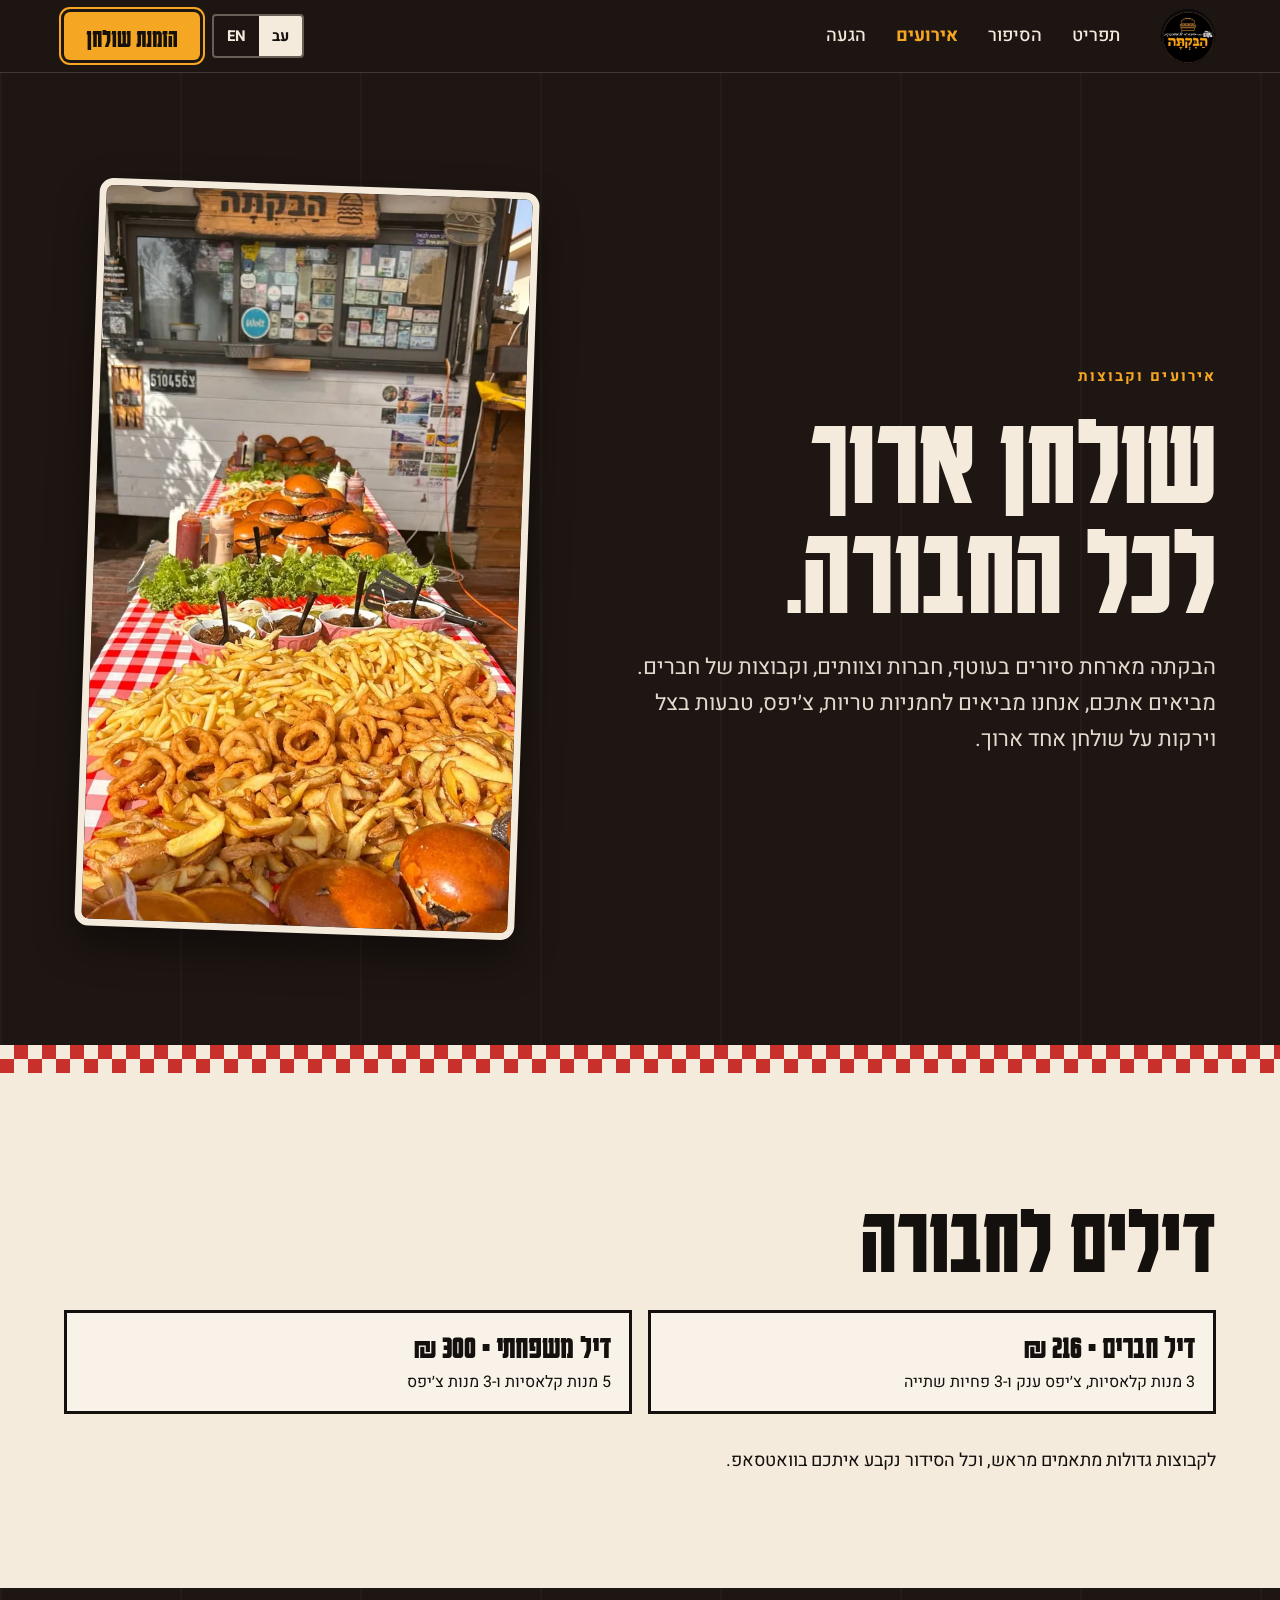
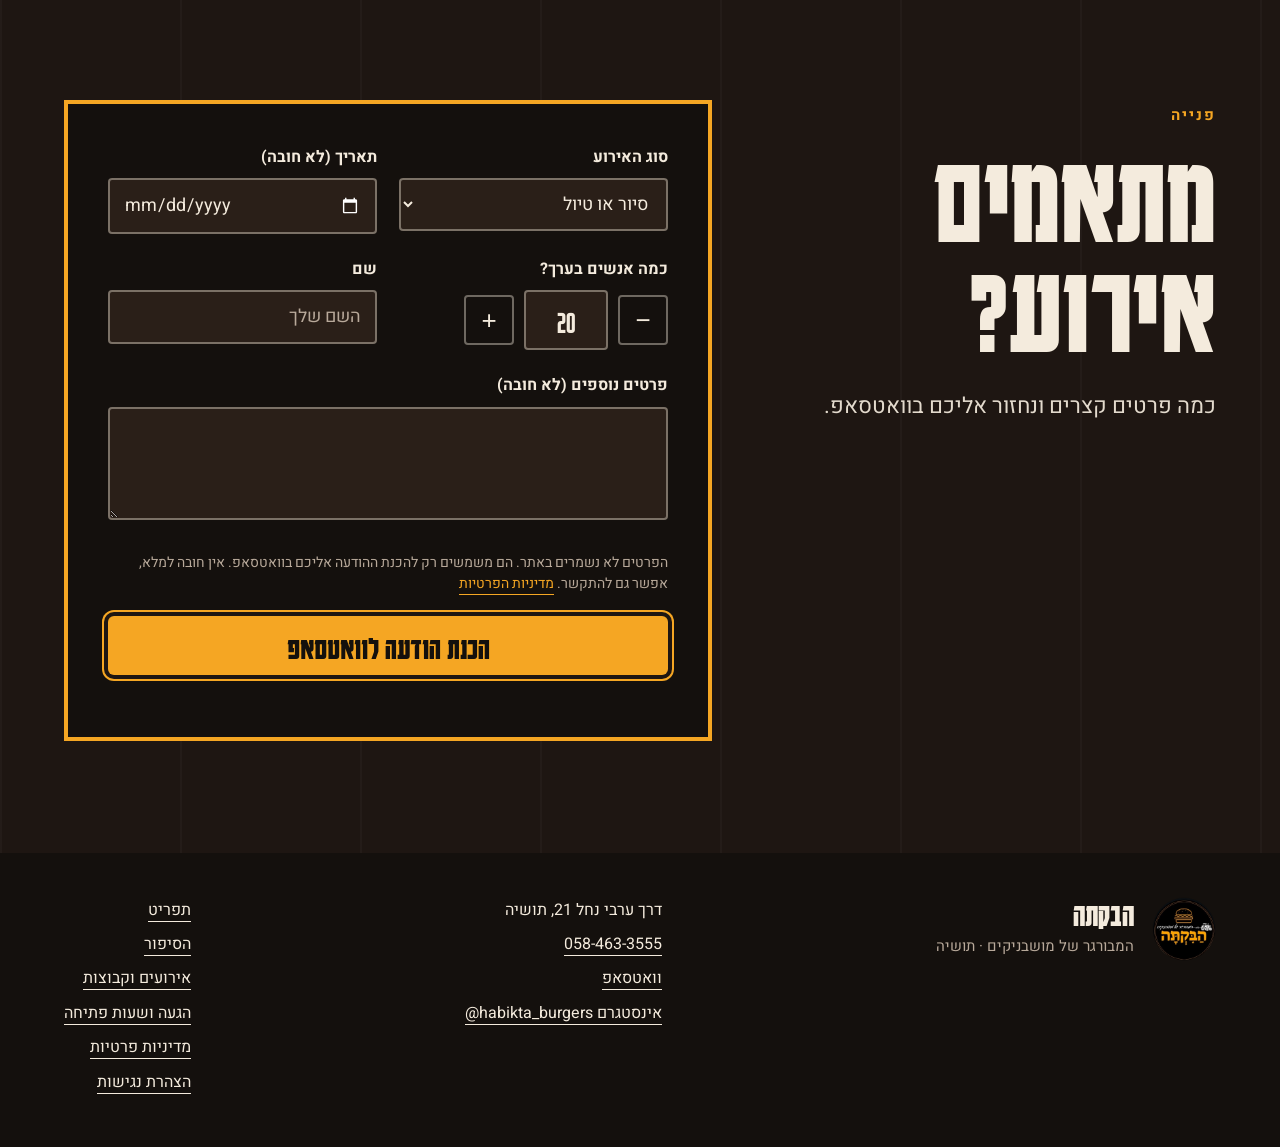
<file: events.html>
<!doctype html>
<html lang="he" dir="rtl" class="">
<head>
<meta charset="utf-8">
<meta name="viewport" content="width=device-width,initial-scale=1"><meta name="robots" content="noindex,nofollow">
<title>אירועים וקבוצות | הבקתה, המבורגר של מושבניקים</title>
<meta name="description" content="הבקתה מארחת סיורים בעוטף עזה, חברות וקבוצות. דילים לחבורה ותיאום אירוע בוואטסאפ.">
<meta name="theme-color" content="#1E1612">
<meta property="og:type" content="restaurant.restaurant"><meta property="og:title" content="אירועים וקבוצות | הבקתה, המבורגר של מושבניקים"><meta property="og:description" content="הבקתה מארחת סיורים בעוטף עזה, חברות וקבוצות. דילים לחבורה ותיאום אירוע בוואטסאפ.">
<meta property="og:locale" content="he_IL"><meta property="og:site_name" content="הבקתה - המבורגר של מושבניקים">

<link rel="icon" type="image/png" href="assets/img/favicon.png">
<link rel="apple-touch-icon" href="assets/img/icon-192.png">
<link rel="preconnect" href="https://fonts.googleapis.com"><link rel="preconnect" href="https://fonts.gstatic.com" crossorigin>
<link rel="stylesheet" href="https://fonts.googleapis.com/css2?family=Karantina:wght@700&family=Heebo:wght@400;500;700;900&display=swap">
<link rel="stylesheet" href="assets/css/site.css">
<script type="application/ld+json">{"@context": "https://schema.org", "@type": "Restaurant", "name": "הבקתה - המבורגר של מושבניקים", "alternateName": "HaBikta - Moshav Burgers", "servesCuisine": "Burgers", "priceRange": "₪₪", "telephone": "+972584633555", "address": {"@type": "PostalAddress", "streetAddress": "דרך ערבי נחל 21", "addressLocality": "תושיה", "postalCode": "8523000", "addressCountry": "IL"}, "openingHoursSpecification": [{"@type": "OpeningHoursSpecification", "dayOfWeek": "Sunday", "opens": "19:30", "closes": "23:30"}, {"@type": "OpeningHoursSpecification", "dayOfWeek": "Monday", "opens": "19:30", "closes": "23:30"}, {"@type": "OpeningHoursSpecification", "dayOfWeek": "Wednesday", "opens": "19:30", "closes": "23:30"}, {"@type": "OpeningHoursSpecification", "dayOfWeek": "Thursday", "opens": "19:30", "closes": "00:00"}, {"@type": "OpeningHoursSpecification", "dayOfWeek": "Saturday", "opens": "20:30", "closes": "00:30"}], "sameAs": ["https://www.instagram.com/habikta_burgers/"]}</script>
</head>
<body>
<a class="skip" href="#main">דילוג לתוכן</a>
<header class="site-header"><div class="wrap bar">
<a class="brand" href="index.html" aria-label="הבקתה, דף הבית"><img src="assets/img/logo.webp" width="56" height="56" alt=""></a>
<button class="nav-toggle" type="button" aria-expanded="false" aria-controls="site-nav"><span class="sr">תפריט ניווט</span><i></i><i></i><i></i></button>
<nav id="site-nav" class="site-nav" aria-label="ניווט ראשי"><a href="menu.html">תפריט</a><a href="story.html">הסיפור</a><a href="events.html" aria-current="page">אירועים</a><a href="visit.html">הגעה</a></nav>
<div class="bar__end"><div class="lang" role="group" aria-label="שפה"><a href="events.html" lang="he" hreflang="he" aria-current="true">עב</a><a href="en/events.html" lang="en" hreflang="en">EN</a></div>
<a class="btn btn--sm" href="index.html#reserve">הזמנת שולחן</a></div>
</div></header>
<main id="main">
<section class="wrap section" aria-labelledby="h-ev-title"><div class="split events-top" style="align-items:center">
<div><span class="eyebrow">אירועים וקבוצות</span>
<h1 class="big-h" id="h-ev-title">שולחן ארוך<br>לכל החבורה.</h1>
<p class="lead">הבקתה מארחת סיורים בעוטף, חברות וצוותים, וקבוצות של חברים. מביאים אתכם, אנחנו מביאים לחמניות טריות, צ׳יפס, טבעות בצל וירקות על שולחן אחד ארוך.</p></div>
<img class="photo photo--flat" style="max-width:440px;margin-inline:auto;--r:2deg" src="assets/img/table-cabin.webp" width="638" height="1100" alt="שולחן ארוך עמוס בלחמניות, צ׳יפס וטבעות בצל מול הבקתה"></div></section>
<section class="band" aria-labelledby="h-ev-deals"><div class="gingham" aria-hidden="true"></div><div class="wrap section">
<h2 id="h-ev-deals" style="font-size:clamp(56px,9vw,96px)">דילים לחבורה</h2>
<div class="deals"><div class="deal"><b>דיל חברים · 216 ₪</b><span>3 מנות קלאסיות, צ׳יפס ענק ו-3 פחיות שתייה</span></div><div class="deal"><b>דיל משפחתי · 300 ₪</b><span>5 מנות קלאסיות ו-3 מנות צ׳יפס</span></div></div>
<p style="max-width:34em">לקבוצות גדולות מתאמים מראש, וכל הסידור נקבע איתכם בוואטסאפ.</p></div></section>
<section class="section" id="inquiry" aria-labelledby="h-inq"><div class="wrap split">
<div class="reveal"><span class="eyebrow">פנייה</span><h2 class="big-h" id="h-inq">מתאמים<br>אירוע?</h2>
<p class="lead">כמה פרטים קצרים ונחזור אליכם בוואטסאפ.</p></div>
<form class="panel form reveal" data-kind="event" novalidate>
<div class="row row--2"><div class="field"><label for="e-type">סוג האירוע</label><select class="input" id="e-type" name="type">
<option>סיור או טיול</option><option>חברה או צוות</option><option>חברים וחגיגה</option><option>אחר</option></select></div>
<div class="field"><label for="e-date">תאריך (לא חובה)</label><input class="input" type="date" id="e-date" name="date"></div></div>
<div class="row row--2"><div class="field"><span class="label" id="e-guests-l">כמה אנשים בערך?</span>
<div class="stepper"><button type="button" data-step="-5" data-target="e-guests" aria-label="פחות אנשים">−</button>
<input class="input" type="number" id="e-guests" name="guests" min="1" max="500" value="20" inputmode="numeric" aria-labelledby="e-guests-l">
<button type="button" data-step="5" data-target="e-guests" aria-label="יותר אנשים">+</button></div></div>
<div class="field"><label for="e-name">שם</label><input class="input" type="text" id="e-name" name="name" autocomplete="name" required placeholder="השם שלך"></div></div>
<div class="field"><label for="e-notes">פרטים נוספים (לא חובה)</label><textarea class="input" id="e-notes" name="notes" rows="3"></textarea></div>
<p class="muted formnote">הפרטים לא נשמרים באתר. הם משמשים רק להכנת ההודעה אליכם בוואטסאפ. אין חובה למלא, אפשר גם להתקשר. <a href="privacy.html">מדיניות הפרטיות</a></p>
<button class="btn" type="submit">הכנת הודעה לוואטסאפ</button>
<div class="form-status" role="status" aria-live="polite"></div>
<div class="result"><p>ההודעה שתישלח:</p><p class="msg"></p><a class="btn" href="#" target="_blank" rel="noopener">פתיחה בוואטסאפ</a></div>
</form></div></section>
</main>
<footer class="site-footer"><div class="wrap foot">
<div class="brandline"><img src="assets/img/logo.webp" width="64" height="64" alt=""><div><b>הבקתה</b><span>המבורגר של מושבניקים · תושיה</span></div></div>
<ul><li>דרך ערבי נחל 21, תושיה</li><li><a href="tel:+972584633555" dir="ltr">058-463-3555</a></li>
<li><a href="https://wa.me/972584633555" rel="noopener">וואטסאפ</a></li>
<li><a href="https://www.instagram.com/habikta_burgers/" rel="noopener">אינסטגרם <span dir="ltr">@habikta_burgers</span></a></li></ul>
<ul><li><a href="menu.html">תפריט</a></li><li><a href="story.html">הסיפור</a></li><li><a href="events.html">אירועים וקבוצות</a></li><li><a href="visit.html">הגעה ושעות פתיחה</a></li><li><a href="privacy.html">מדיניות פרטיות</a></li><li><a href="accessibility.html">הצהרת נגישות</a></li></ul>
</div></footer>
<div class="mbar"><a class="btn" href="index.html#reserve">הזמנת שולחן</a><a class="btn btn--ghost" href="tel:+972584633555">התקשרו</a></div>
<script>window.HABAKTA={"phoneIntl": "972584633555"};</script>
<script src="assets/js/site.js" defer></script>
</body>
</html>
</file>
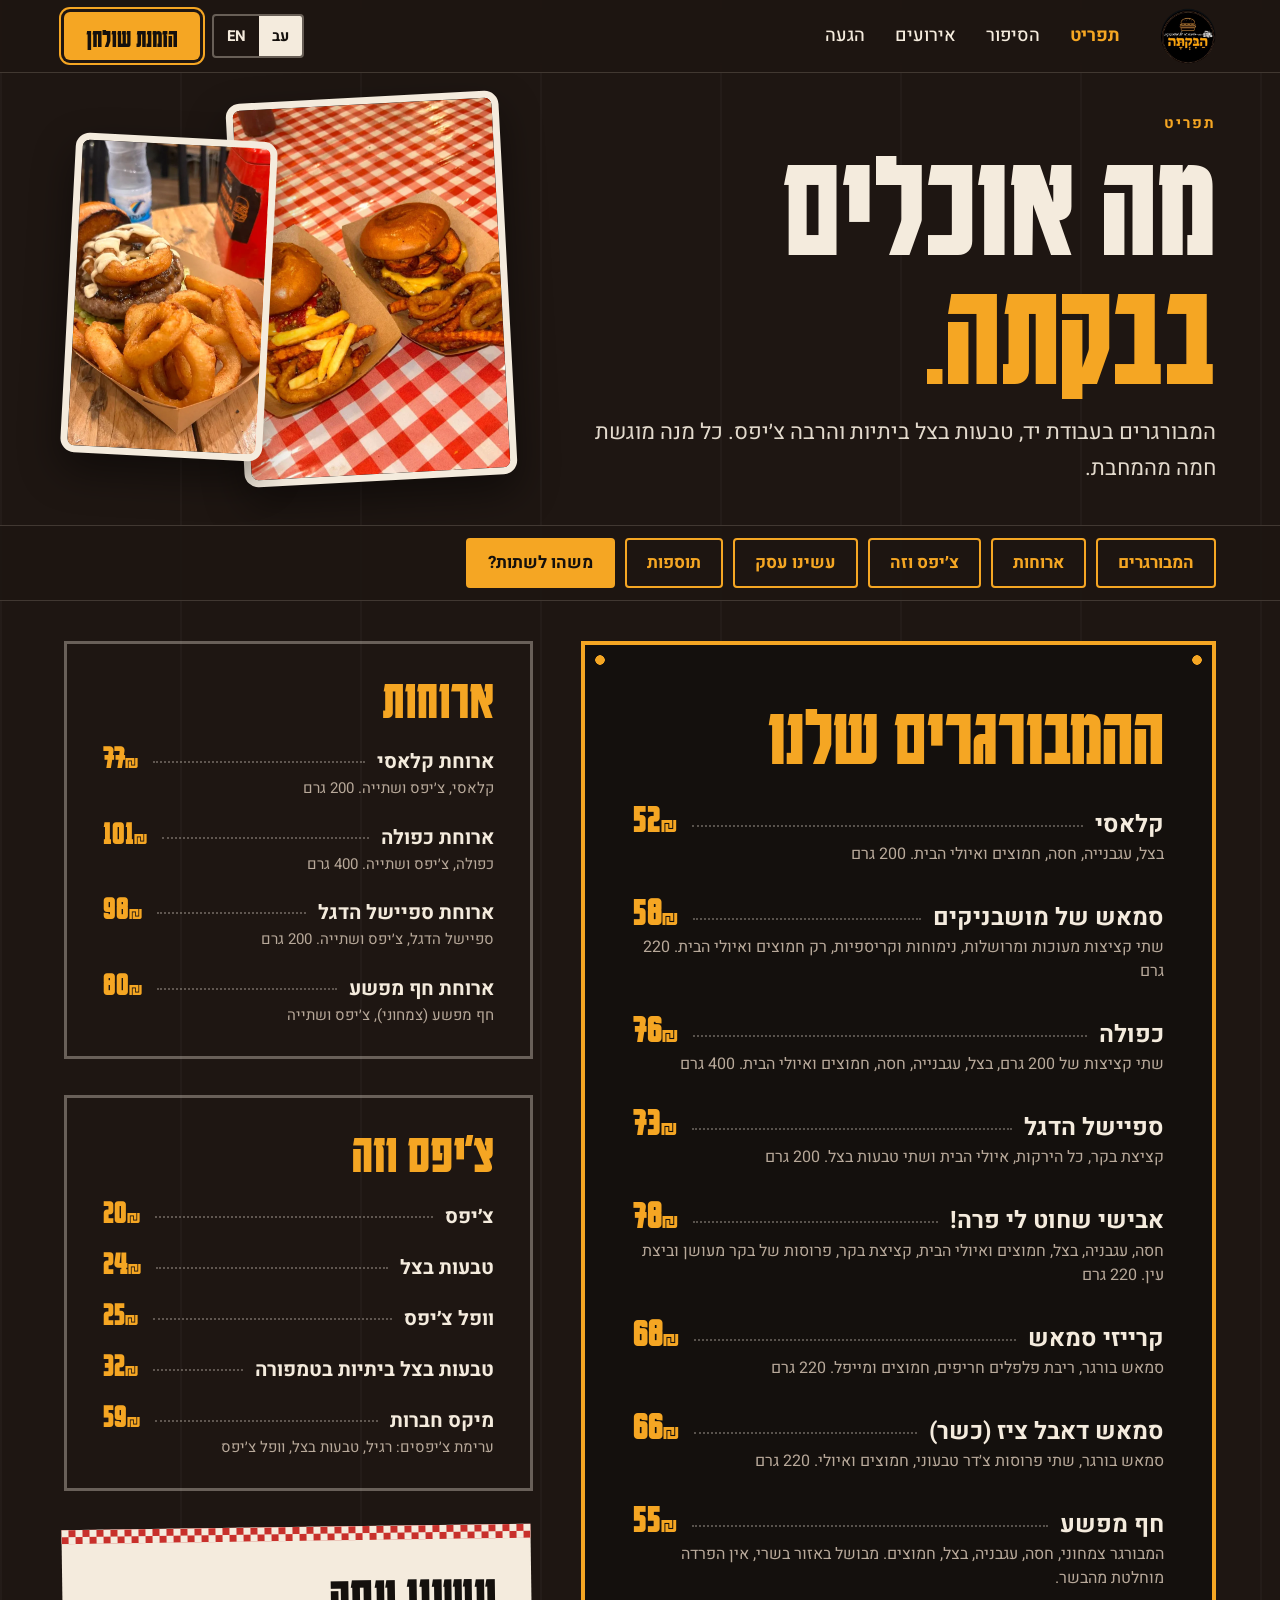
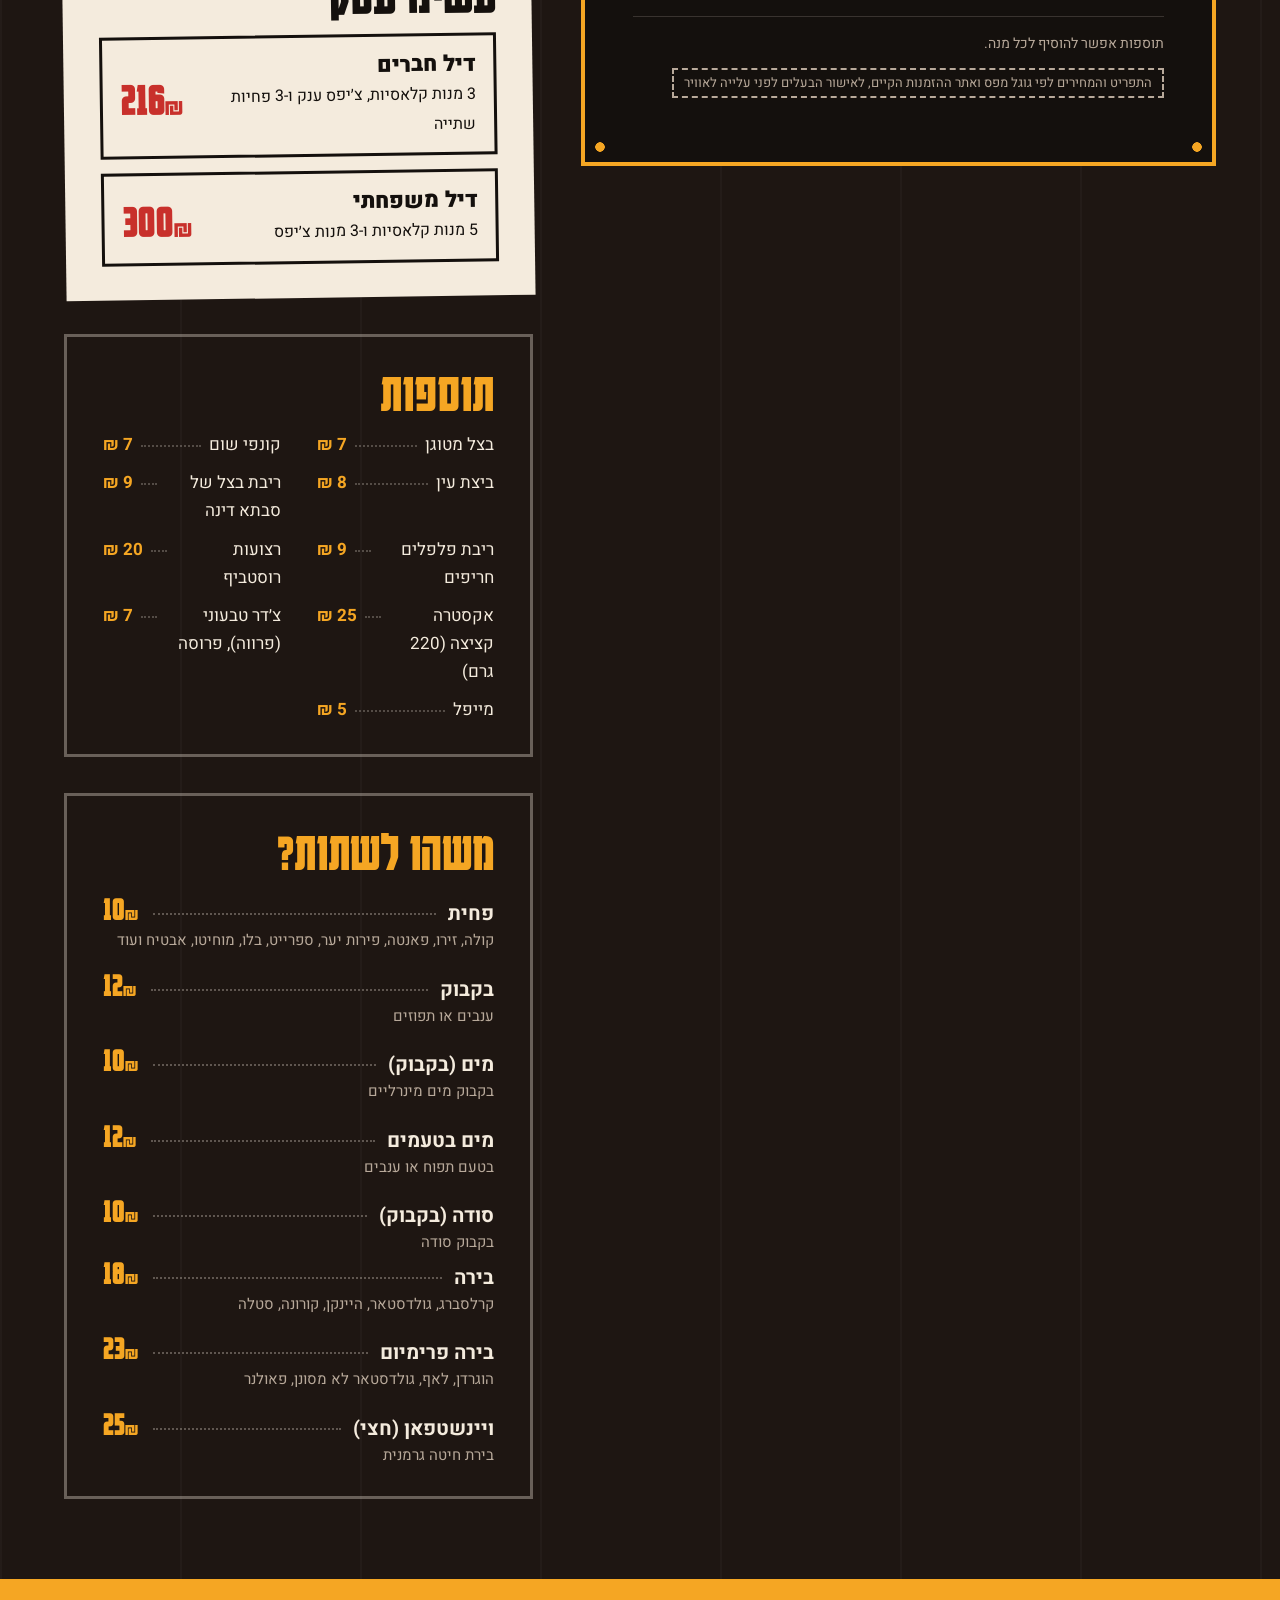
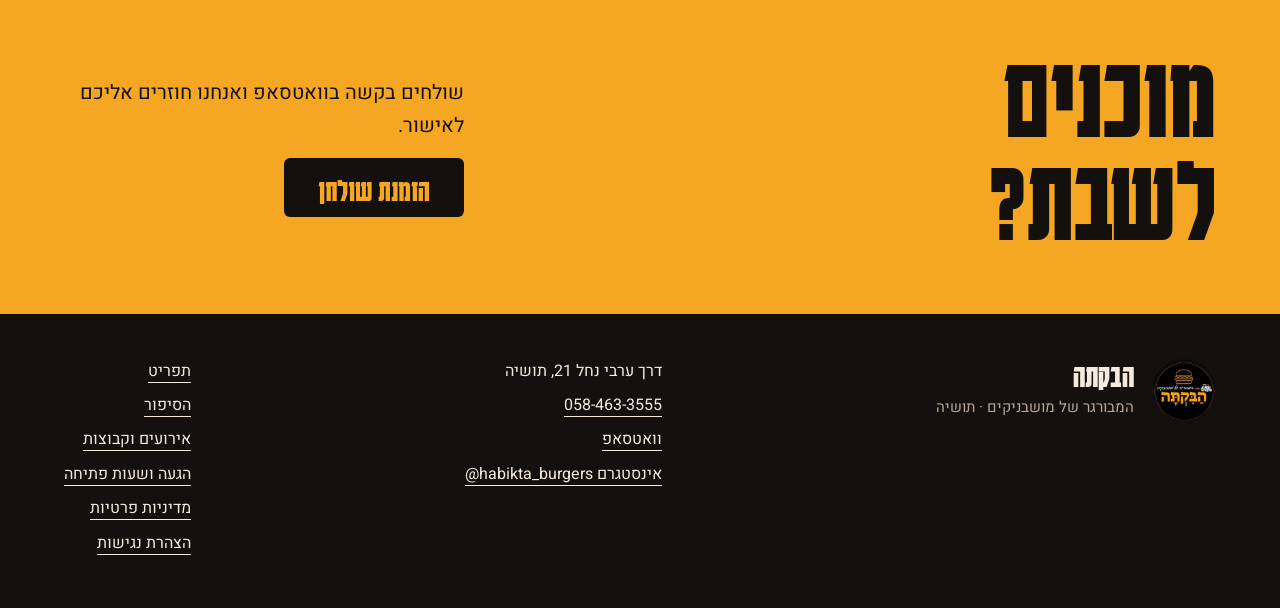
<file: menu.html>
<!doctype html>
<html lang="he" dir="rtl" class="">
<head>
<meta charset="utf-8">
<meta name="viewport" content="width=device-width,initial-scale=1"><meta name="robots" content="noindex,nofollow">
<title>תפריט | הבקתה, המבורגר של מושבניקים</title>
<meta name="description" content="התפריט המלא של הבקתה: המבורגרים, ארוחות, צ׳יפס, טבעות בצל ביתיות, דילים לחברים ולמשפחה, תוספות ושתייה.">
<meta name="theme-color" content="#1E1612">
<meta property="og:type" content="restaurant.restaurant"><meta property="og:title" content="תפריט | הבקתה, המבורגר של מושבניקים"><meta property="og:description" content="התפריט המלא של הבקתה: המבורגרים, ארוחות, צ׳יפס, טבעות בצל ביתיות, דילים לחברים ולמשפחה, תוספות ושתייה.">
<meta property="og:locale" content="he_IL"><meta property="og:site_name" content="הבקתה - המבורגר של מושבניקים">

<link rel="icon" type="image/png" href="assets/img/favicon.png">
<link rel="apple-touch-icon" href="assets/img/icon-192.png">
<link rel="preconnect" href="https://fonts.googleapis.com"><link rel="preconnect" href="https://fonts.gstatic.com" crossorigin>
<link rel="stylesheet" href="https://fonts.googleapis.com/css2?family=Karantina:wght@700&family=Heebo:wght@400;500;700;900&display=swap">
<link rel="stylesheet" href="assets/css/site.css">
<script type="application/ld+json">{"@context": "https://schema.org", "@type": "Restaurant", "name": "הבקתה - המבורגר של מושבניקים", "alternateName": "HaBikta - Moshav Burgers", "servesCuisine": "Burgers", "priceRange": "₪₪", "telephone": "+972584633555", "address": {"@type": "PostalAddress", "streetAddress": "דרך ערבי נחל 21", "addressLocality": "תושיה", "postalCode": "8523000", "addressCountry": "IL"}, "openingHoursSpecification": [{"@type": "OpeningHoursSpecification", "dayOfWeek": "Sunday", "opens": "19:30", "closes": "23:30"}, {"@type": "OpeningHoursSpecification", "dayOfWeek": "Monday", "opens": "19:30", "closes": "23:30"}, {"@type": "OpeningHoursSpecification", "dayOfWeek": "Wednesday", "opens": "19:30", "closes": "23:30"}, {"@type": "OpeningHoursSpecification", "dayOfWeek": "Thursday", "opens": "19:30", "closes": "00:00"}, {"@type": "OpeningHoursSpecification", "dayOfWeek": "Saturday", "opens": "20:30", "closes": "00:30"}], "sameAs": ["https://www.instagram.com/habikta_burgers/"]}</script>
</head>
<body>
<a class="skip" href="#main">דילוג לתוכן</a>
<header class="site-header"><div class="wrap bar">
<a class="brand" href="index.html" aria-label="הבקתה, דף הבית"><img src="assets/img/logo.webp" width="56" height="56" alt=""></a>
<button class="nav-toggle" type="button" aria-expanded="false" aria-controls="site-nav"><span class="sr">תפריט ניווט</span><i></i><i></i><i></i></button>
<nav id="site-nav" class="site-nav" aria-label="ניווט ראשי"><a href="menu.html" aria-current="page">תפריט</a><a href="story.html">הסיפור</a><a href="events.html">אירועים</a><a href="visit.html">הגעה</a></nav>
<div class="bar__end"><div class="lang" role="group" aria-label="שפה"><a href="menu.html" lang="he" hreflang="he" aria-current="true">עב</a><a href="en/menu.html" lang="en" hreflang="en">EN</a></div>
<a class="btn btn--sm" href="index.html#reserve">הזמנת שולחן</a></div>
</div></header>
<main id="main">
<section class="wrap page-title" aria-labelledby="h-menu-title"><div><span class="eyebrow">תפריט</span>
<h1 id="h-menu-title">מה אוכלים<br><span>בבקתה.</span></h1>
<p class="lead" style="margin-top:18px">המבורגרים בעבודת יד, טבעות בצל ביתיות והרבה צ׳יפס. כל מנה מוגשת חמה מהמחבת.</p></div>
<div class="photos-stack" style="height:clamp(300px,70vw,400px)"><img class="photo a" style="width:62%;height:96%;inset-inline-start:0;inset-inline-end:auto;--r:-3deg" src="assets/img/duo-gingham.webp" width="716" height="1100" alt="שני המבורגרים עם צ׳יפס בטטה וטבעות בצל על מפה משבצות">
<img class="photo b" style="width:46%;height:80%;inset-inline-end:0;inset-inline-start:auto;bottom:auto;top:10%;--r:3deg" src="assets/img/rings-burger.webp" width="619" height="1100" alt="המבורגר עם טבעות בצל ביתיות"></div></section>
<nav class="pills" aria-label="קטגוריות תפריט"><div class="wrap"><ul><li><a href="#burgers">המבורגרים</a></li><li><a href="#combos">ארוחות</a></li><li><a href="#fries">צ׳יפס וזה</a></li><li><a href="#deals">עשינו עסק</a></li><li><a href="#extras">תוספות</a></li><li><a href="#drinks">משהו לשתות?</a></li></ul></div></nav>
<div class="wrap menu-cols">
<section class="board" id="burgers" aria-labelledby="h-burgers"><h2 id="h-burgers">ההמבורגרים שלנו</h2><ul class="dishes"><li class="dish"><div class="dish__row"><span class="dish__name">קלאסי</span><span class="dish__dots" aria-hidden="true"></span><span class="dish__price">52<small>₪</small></span></div><p class="dish__desc">בצל, עגבנייה, חסה, חמוצים ואיולי הבית. 200 גרם</p></li><li class="dish"><div class="dish__row"><span class="dish__name">סמאש של מושבניקים</span><span class="dish__dots" aria-hidden="true"></span><span class="dish__price">58<small>₪</small></span></div><p class="dish__desc">שתי קציצות מעוכות ומרושלות, נימוחות וקריספיות, רק חמוצים ואיולי הבית. 220 גרם</p></li><li class="dish"><div class="dish__row"><span class="dish__name">כפולה</span><span class="dish__dots" aria-hidden="true"></span><span class="dish__price">76<small>₪</small></span></div><p class="dish__desc">שתי קציצות של 200 גרם, בצל, עגבנייה, חסה, חמוצים ואיולי הבית. 400 גרם</p></li><li class="dish"><div class="dish__row"><span class="dish__name">ספיישל הדגל</span><span class="dish__dots" aria-hidden="true"></span><span class="dish__price">73<small>₪</small></span></div><p class="dish__desc">קציצת בקר, כל הירקות, איולי הבית ושתי טבעות בצל. 200 גרם</p></li><li class="dish"><div class="dish__row"><span class="dish__name">אבישי שחוט לי פרה!</span><span class="dish__dots" aria-hidden="true"></span><span class="dish__price">78<small>₪</small></span></div><p class="dish__desc">חסה, עגבניה, בצל, חמוצים ואיולי הבית, קציצת בקר, פרוסות של בקר מעושן וביצת עין. 220 גרם</p></li><li class="dish"><div class="dish__row"><span class="dish__name">קרייזי סמאש</span><span class="dish__dots" aria-hidden="true"></span><span class="dish__price">68<small>₪</small></span></div><p class="dish__desc">סמאש בורגר, ריבת פלפלים חריפים, חמוצים ומייפל. 220 גרם</p></li><li class="dish"><div class="dish__row"><span class="dish__name">סמאש דאבל ציז (כשר)</span><span class="dish__dots" aria-hidden="true"></span><span class="dish__price">66<small>₪</small></span></div><p class="dish__desc">סמאש בורגר, שתי פרוסות צ׳דר טבעוני, חמוצים ואיולי. 220 גרם</p></li><li class="dish"><div class="dish__row"><span class="dish__name">חף מפשע</span><span class="dish__dots" aria-hidden="true"></span><span class="dish__price">55<small>₪</small></span></div><p class="dish__desc">המבורגר צמחוני, חסה, עגבניה, בצל, חמוצים. מבושל באזור בשרי, אין הפרדה מוחלטת מהבשר.</p></li></ul>
<p class="note">תוספות אפשר להוסיף לכל מנה.</p>
<p class="draft">התפריט והמחירים לפי גוגל מפס ואתר ההזמנות הקיים, לאישור הבעלים לפני עלייה לאוויר</p></section>
<div class="stack">
<section class="outline" id="combos" aria-labelledby="h-combos"><h2 id="h-combos">ארוחות</h2><ul class="dishes"><li class="dish"><div class="dish__row"><span class="dish__name">ארוחת קלאסי</span><span class="dish__dots" aria-hidden="true"></span><span class="dish__price">77<small>₪</small></span></div><p class="dish__desc">קלאסי, צ׳יפס ושתייה. 200 גרם</p></li><li class="dish"><div class="dish__row"><span class="dish__name">ארוחת כפולה</span><span class="dish__dots" aria-hidden="true"></span><span class="dish__price">101<small>₪</small></span></div><p class="dish__desc">כפולה, צ׳יפס ושתייה. 400 גרם</p></li><li class="dish"><div class="dish__row"><span class="dish__name">ארוחת ספיישל הדגל</span><span class="dish__dots" aria-hidden="true"></span><span class="dish__price">98<small>₪</small></span></div><p class="dish__desc">ספיישל הדגל, צ׳יפס ושתייה. 200 גרם</p></li><li class="dish"><div class="dish__row"><span class="dish__name">ארוחת חף מפשע</span><span class="dish__dots" aria-hidden="true"></span><span class="dish__price">80<small>₪</small></span></div><p class="dish__desc">חף מפשע (צמחוני), צ׳יפס ושתייה</p></li></ul></section>
<section class="outline" id="fries" aria-labelledby="h-fries"><h2 id="h-fries">צ׳יפס וזה</h2><ul class="dishes"><li class="dish"><div class="dish__row"><span class="dish__name">צ׳יפס</span><span class="dish__dots" aria-hidden="true"></span><span class="dish__price">20<small>₪</small></span></div></li><li class="dish"><div class="dish__row"><span class="dish__name">טבעות בצל</span><span class="dish__dots" aria-hidden="true"></span><span class="dish__price">24<small>₪</small></span></div></li><li class="dish"><div class="dish__row"><span class="dish__name">וופל צ׳יפס</span><span class="dish__dots" aria-hidden="true"></span><span class="dish__price">25<small>₪</small></span></div></li><li class="dish"><div class="dish__row"><span class="dish__name">טבעות בצל ביתיות בטמפורה</span><span class="dish__dots" aria-hidden="true"></span><span class="dish__price">32<small>₪</small></span></div></li><li class="dish"><div class="dish__row"><span class="dish__name">מיקס חברות</span><span class="dish__dots" aria-hidden="true"></span><span class="dish__price">59<small>₪</small></span></div><p class="dish__desc">ערימת צ׳יפסים: רגיל, טבעות בצל, וופל צ׳יפס</p></li></ul></section>
<section class="deals-card" id="deals" aria-labelledby="h-deals"><h2 id="h-deals">עשינו עסק</h2><div class="row-deal"><div><b>דיל חברים</b><span>3 מנות קלאסיות, צ׳יפס ענק ו-3 פחיות שתייה</span></div><strong>216<small style="font-size:.55em">₪</small></strong></div><div class="row-deal"><div><b>דיל משפחתי</b><span>5 מנות קלאסיות ו-3 מנות צ׳יפס</span></div><strong>300<small style="font-size:.55em">₪</small></strong></div></section>
<section class="outline" id="extras" aria-labelledby="h-extras"><h2 id="h-extras">תוספות</h2><ul class="extras"><li><span>בצל מטוגן</span><span class="dish__dots" aria-hidden="true"></span><b>7 ₪</b></li><li><span>קונפי שום</span><span class="dish__dots" aria-hidden="true"></span><b>7 ₪</b></li><li><span>ביצת עין</span><span class="dish__dots" aria-hidden="true"></span><b>8 ₪</b></li><li><span>ריבת בצל של סבתא דינה</span><span class="dish__dots" aria-hidden="true"></span><b>9 ₪</b></li><li><span>ריבת פלפלים חריפים</span><span class="dish__dots" aria-hidden="true"></span><b>9 ₪</b></li><li><span>רצועות רוסטביף</span><span class="dish__dots" aria-hidden="true"></span><b>20 ₪</b></li><li><span>אקסטרה קציצה (220 גרם)</span><span class="dish__dots" aria-hidden="true"></span><b>25 ₪</b></li><li><span>צ׳דר טבעוני (פרווה), פרוסה</span><span class="dish__dots" aria-hidden="true"></span><b>7 ₪</b></li><li><span>מייפל</span><span class="dish__dots" aria-hidden="true"></span><b>5 ₪</b></li></ul></section>
<section class="outline" id="drinks" aria-labelledby="h-drinks"><h2 id="h-drinks">משהו לשתות?</h2><ul class="dishes"><li class="dish"><div class="dish__row"><span class="dish__name">פחית</span><span class="dish__dots" aria-hidden="true"></span><span class="dish__price">10<small>₪</small></span></div><p class="dish__desc">קולה, זירו, פאנטה, פירות יער, ספרייט, בלו, מוחיטו, אבטיח ועוד</p></li><li class="dish"><div class="dish__row"><span class="dish__name">בקבוק</span><span class="dish__dots" aria-hidden="true"></span><span class="dish__price">12<small>₪</small></span></div><p class="dish__desc">ענבים או תפוזים</p></li><li class="dish"><div class="dish__row"><span class="dish__name">מים (בקבוק)</span><span class="dish__dots" aria-hidden="true"></span><span class="dish__price">10<small>₪</small></span></div><p class="dish__desc">בקבוק מים מינרליים</p></li><li class="dish"><div class="dish__row"><span class="dish__name">מים בטעמים</span><span class="dish__dots" aria-hidden="true"></span><span class="dish__price">12<small>₪</small></span></div><p class="dish__desc">בטעם תפוח או ענבים</p></li><li class="dish"><div class="dish__row"><span class="dish__name">סודה (בקבוק)</span><span class="dish__dots" aria-hidden="true"></span><span class="dish__price">10<small>₪</small></span></div><p class="dish__desc">בקבוק סודה</p></li></ul><ul class="dishes"><li class="dish"><div class="dish__row"><span class="dish__name">בירה</span><span class="dish__dots" aria-hidden="true"></span><span class="dish__price">18<small>₪</small></span></div><p class="dish__desc">קרלסברג, גולדסטאר, היינקן, קורונה, סטלה</p></li><li class="dish"><div class="dish__row"><span class="dish__name">בירה פרימיום</span><span class="dish__dots" aria-hidden="true"></span><span class="dish__price">23<small>₪</small></span></div><p class="dish__desc">הוגרדן, לאף, גולדסטאר לא מסונן, פאולנר</p></li><li class="dish"><div class="dish__row"><span class="dish__name">ויינשטפאן (חצי)</span><span class="dish__dots" aria-hidden="true"></span><span class="dish__price">25<small>₪</small></span></div><p class="dish__desc">בירת חיטה גרמנית</p></li></ul></section>
</div></div>
<section class="cta-band" aria-labelledby="h-cta"><div class="wrap"><h2 id="h-cta">מוכנים<br>לשבת?</h2>
<div><p>שולחים בקשה בוואטסאפ ואנחנו חוזרים אליכם לאישור.</p>
<a class="btn btn--ink" href="index.html#reserve">הזמנת שולחן</a></div></div></section>
</main>
<footer class="site-footer"><div class="wrap foot">
<div class="brandline"><img src="assets/img/logo.webp" width="64" height="64" alt=""><div><b>הבקתה</b><span>המבורגר של מושבניקים · תושיה</span></div></div>
<ul><li>דרך ערבי נחל 21, תושיה</li><li><a href="tel:+972584633555" dir="ltr">058-463-3555</a></li>
<li><a href="https://wa.me/972584633555" rel="noopener">וואטסאפ</a></li>
<li><a href="https://www.instagram.com/habikta_burgers/" rel="noopener">אינסטגרם <span dir="ltr">@habikta_burgers</span></a></li></ul>
<ul><li><a href="menu.html">תפריט</a></li><li><a href="story.html">הסיפור</a></li><li><a href="events.html">אירועים וקבוצות</a></li><li><a href="visit.html">הגעה ושעות פתיחה</a></li><li><a href="privacy.html">מדיניות פרטיות</a></li><li><a href="accessibility.html">הצהרת נגישות</a></li></ul>
</div></footer>
<div class="mbar"><a class="btn" href="index.html#reserve">הזמנת שולחן</a><a class="btn btn--ghost" href="tel:+972584633555">התקשרו</a></div>
<script>window.HABAKTA={"phoneIntl": "972584633555"};</script>
<script src="assets/js/site.js" defer></script>
</body>
</html>
</file>
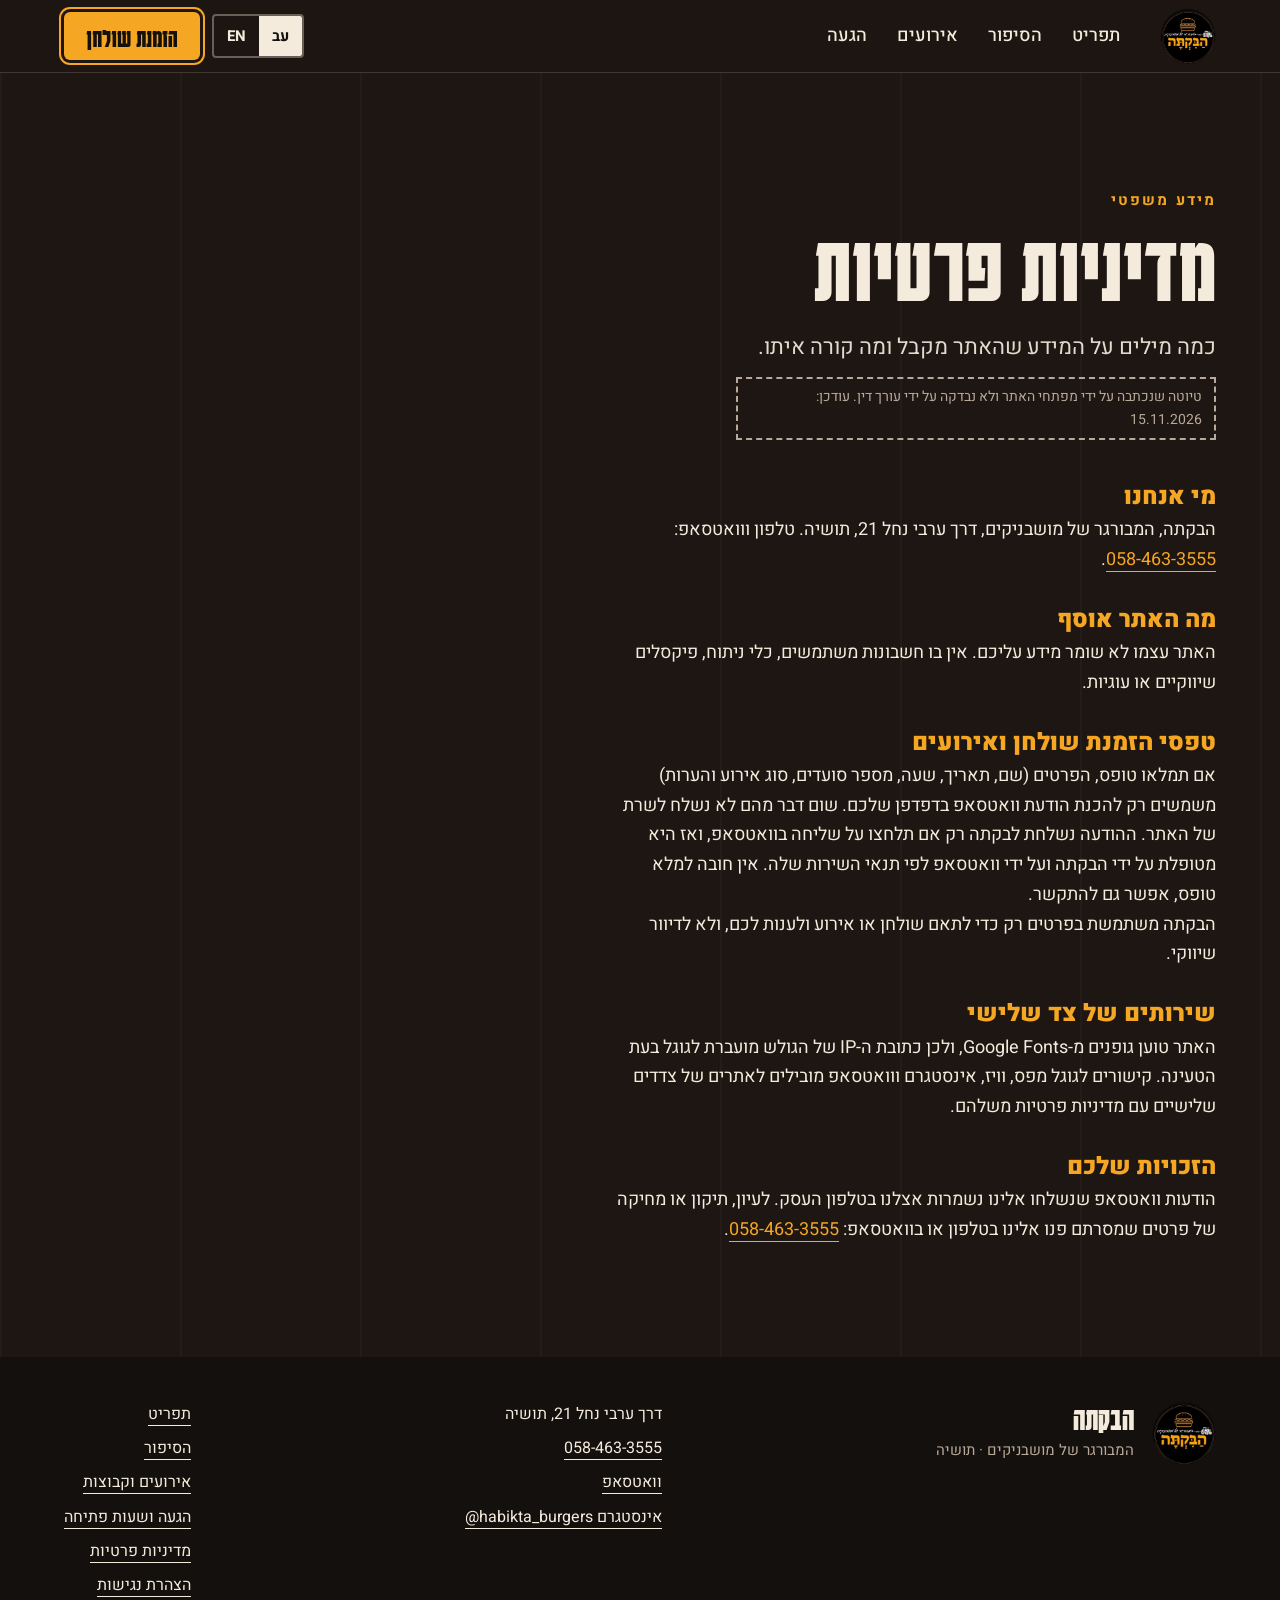
<file: privacy.html>
<!doctype html>
<html lang="he" dir="rtl" class="">
<head>
<meta charset="utf-8">
<meta name="viewport" content="width=device-width,initial-scale=1"><meta name="robots" content="noindex,nofollow">
<title>מדיניות פרטיות | הבקתה</title>
<meta name="description" content="איזה מידע האתר של הבקתה מקבל ומה קורה איתו.">
<meta name="theme-color" content="#1E1612">
<meta property="og:type" content="restaurant.restaurant"><meta property="og:title" content="מדיניות פרטיות | הבקתה"><meta property="og:description" content="איזה מידע האתר של הבקתה מקבל ומה קורה איתו.">
<meta property="og:locale" content="he_IL"><meta property="og:site_name" content="הבקתה - המבורגר של מושבניקים">

<link rel="icon" type="image/png" href="assets/img/favicon.png">
<link rel="apple-touch-icon" href="assets/img/icon-192.png">
<link rel="preconnect" href="https://fonts.googleapis.com"><link rel="preconnect" href="https://fonts.gstatic.com" crossorigin>
<link rel="stylesheet" href="https://fonts.googleapis.com/css2?family=Karantina:wght@700&family=Heebo:wght@400;500;700;900&display=swap">
<link rel="stylesheet" href="assets/css/site.css">
<script type="application/ld+json">{"@context": "https://schema.org", "@type": "Restaurant", "name": "הבקתה - המבורגר של מושבניקים", "alternateName": "HaBikta - Moshav Burgers", "servesCuisine": "Burgers", "priceRange": "₪₪", "telephone": "+972584633555", "address": {"@type": "PostalAddress", "streetAddress": "דרך ערבי נחל 21", "addressLocality": "תושיה", "postalCode": "8523000", "addressCountry": "IL"}, "openingHoursSpecification": [{"@type": "OpeningHoursSpecification", "dayOfWeek": "Sunday", "opens": "19:30", "closes": "23:30"}, {"@type": "OpeningHoursSpecification", "dayOfWeek": "Monday", "opens": "19:30", "closes": "23:30"}, {"@type": "OpeningHoursSpecification", "dayOfWeek": "Wednesday", "opens": "19:30", "closes": "23:30"}, {"@type": "OpeningHoursSpecification", "dayOfWeek": "Thursday", "opens": "19:30", "closes": "00:00"}, {"@type": "OpeningHoursSpecification", "dayOfWeek": "Saturday", "opens": "20:30", "closes": "00:30"}], "sameAs": ["https://www.instagram.com/habikta_burgers/"]}</script>
</head>
<body>
<a class="skip" href="#main">דילוג לתוכן</a>
<header class="site-header"><div class="wrap bar">
<a class="brand" href="index.html" aria-label="הבקתה, דף הבית"><img src="assets/img/logo.webp" width="56" height="56" alt=""></a>
<button class="nav-toggle" type="button" aria-expanded="false" aria-controls="site-nav"><span class="sr">תפריט ניווט</span><i></i><i></i><i></i></button>
<nav id="site-nav" class="site-nav" aria-label="ניווט ראשי"><a href="menu.html">תפריט</a><a href="story.html">הסיפור</a><a href="events.html">אירועים</a><a href="visit.html">הגעה</a></nav>
<div class="bar__end"><div class="lang" role="group" aria-label="שפה"><a href="privacy.html" lang="he" hreflang="he" aria-current="true">עב</a><a href="en/privacy.html" lang="en" hreflang="en">EN</a></div>
<a class="btn btn--sm" href="index.html#reserve">הזמנת שולחן</a></div>
</div></header>
<main id="main"><section class="wrap section"><article class="prose">
<span class="eyebrow">מידע משפטי</span><h1>מדיניות פרטיות</h1>
<p class="lead">כמה מילים על המידע שהאתר מקבל ומה קורה איתו.</p>
<p class="legal-note">טיוטה שנכתבה על ידי מפתחי האתר ולא נבדקה על ידי עורך דין. עודכן: 15.11.2026</p>
<h2>מי אנחנו</h2><p>הבקתה, המבורגר של מושבניקים, דרך ערבי נחל 21, תושיה. טלפון ווואטסאפ: <a href="tel:+972584633555" dir="ltr">058-463-3555</a>.</p><h2>מה האתר אוסף</h2><p>האתר עצמו לא שומר מידע עליכם. אין בו חשבונות משתמשים, כלי ניתוח, פיקסלים שיווקיים או עוגיות.</p><h2>טפסי הזמנת שולחן ואירועים</h2><p>אם תמלאו טופס, הפרטים (שם, תאריך, שעה, מספר סועדים, סוג אירוע והערות) משמשים רק להכנת הודעת וואטסאפ בדפדפן שלכם. שום דבר מהם לא נשלח לשרת של האתר. ההודעה נשלחת לבקתה רק אם תלחצו על שליחה בוואטסאפ, ואז היא מטופלת על ידי הבקתה ועל ידי וואטסאפ לפי תנאי השירות שלה. אין חובה למלא טופס, אפשר גם להתקשר.</p><p>הבקתה משתמשת בפרטים רק כדי לתאם שולחן או אירוע ולענות לכם, ולא לדיוור שיווקי.</p><h2>שירותים של צד שלישי</h2><p>האתר טוען גופנים מ-Google Fonts, ולכן כתובת ה-IP של הגולש מועברת לגוגל בעת הטעינה. קישורים לגוגל מפס, וויז, אינסטגרם ווואטסאפ מובילים לאתרים של צדדים שלישיים עם מדיניות פרטיות משלהם.</p><h2>הזכויות שלכם</h2><p>הודעות וואטסאפ שנשלחו אלינו נשמרות אצלנו בטלפון העסק. לעיון, תיקון או מחיקה של פרטים שמסרתם פנו אלינו בטלפון או בוואטסאפ: <a href="tel:+972584633555" dir="ltr">058-463-3555</a>.</p></article></section></main>
<footer class="site-footer"><div class="wrap foot">
<div class="brandline"><img src="assets/img/logo.webp" width="64" height="64" alt=""><div><b>הבקתה</b><span>המבורגר של מושבניקים · תושיה</span></div></div>
<ul><li>דרך ערבי נחל 21, תושיה</li><li><a href="tel:+972584633555" dir="ltr">058-463-3555</a></li>
<li><a href="https://wa.me/972584633555" rel="noopener">וואטסאפ</a></li>
<li><a href="https://www.instagram.com/habikta_burgers/" rel="noopener">אינסטגרם <span dir="ltr">@habikta_burgers</span></a></li></ul>
<ul><li><a href="menu.html">תפריט</a></li><li><a href="story.html">הסיפור</a></li><li><a href="events.html">אירועים וקבוצות</a></li><li><a href="visit.html">הגעה ושעות פתיחה</a></li><li><a href="privacy.html">מדיניות פרטיות</a></li><li><a href="accessibility.html">הצהרת נגישות</a></li></ul>
</div></footer>
<div class="mbar"><a class="btn" href="index.html#reserve">הזמנת שולחן</a><a class="btn btn--ghost" href="tel:+972584633555">התקשרו</a></div>
<script>window.HABAKTA={"phoneIntl": "972584633555"};</script>
<script src="assets/js/site.js" defer></script>
</body>
</html>
</file>
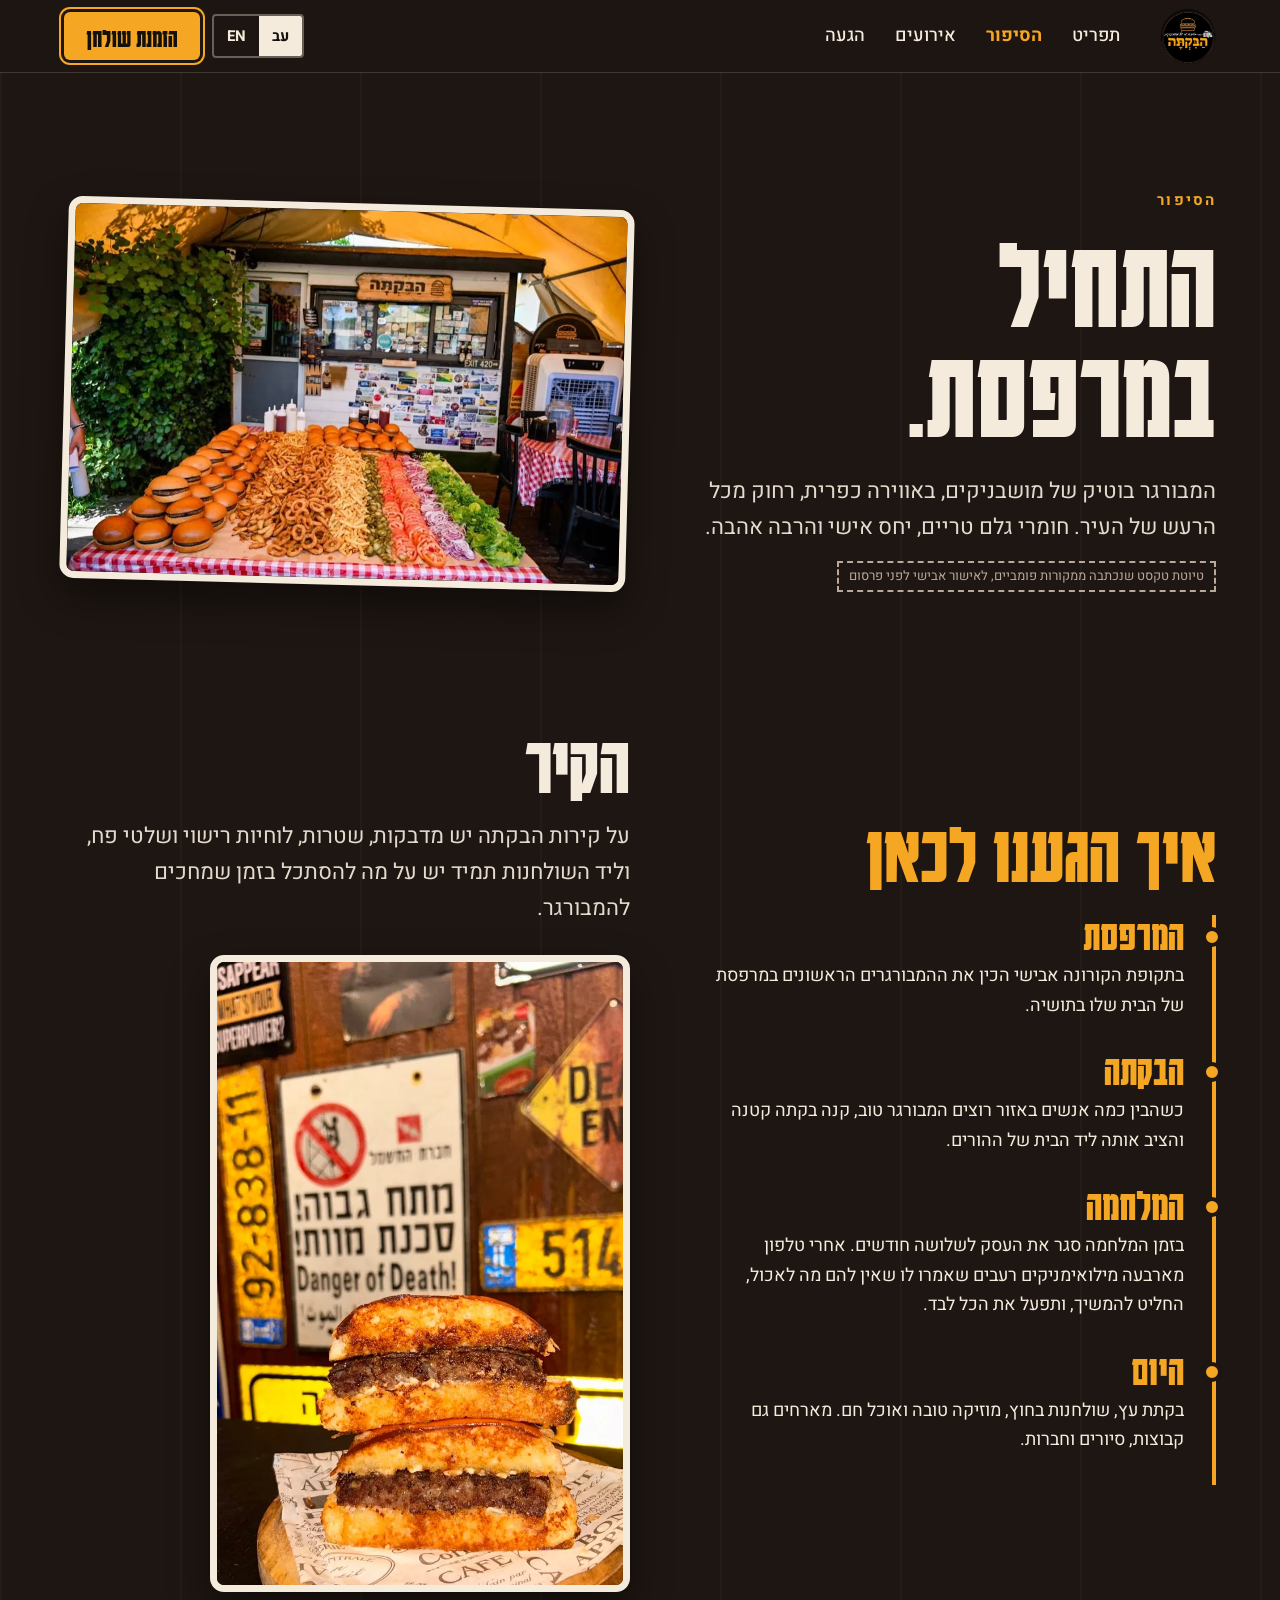
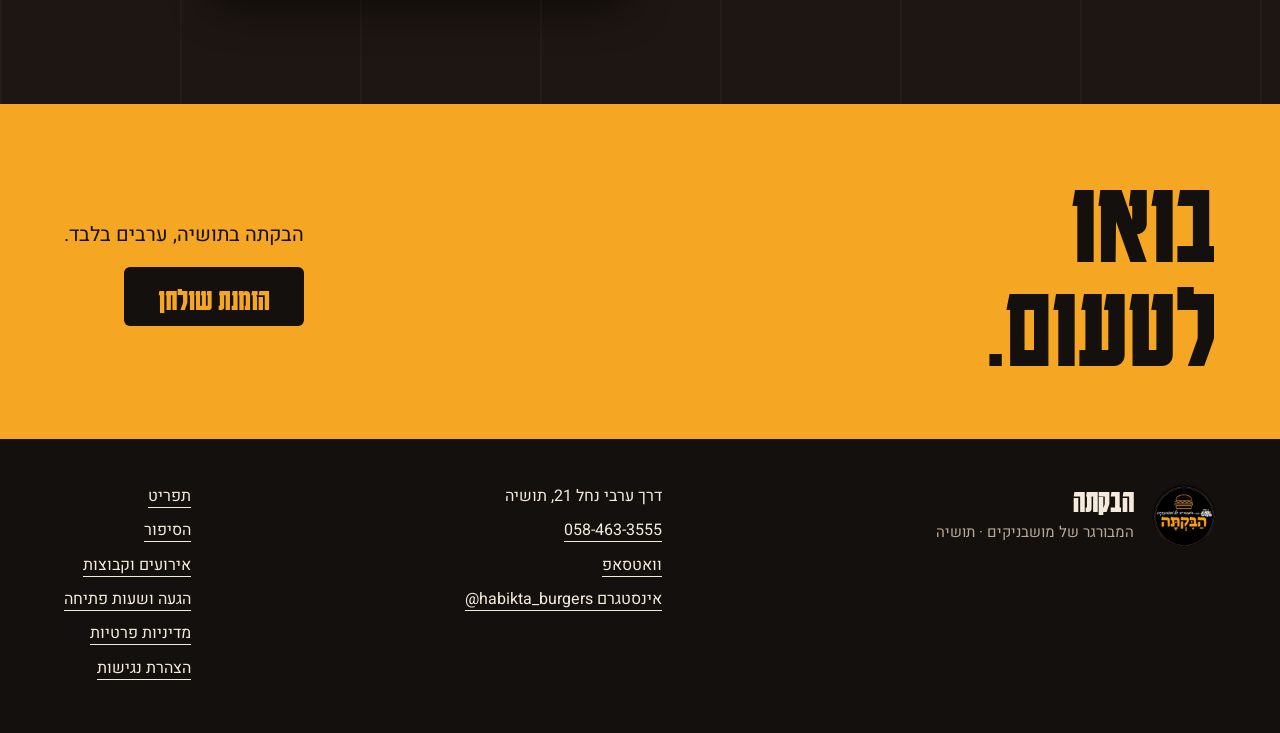
<file: story.html>
<!doctype html>
<html lang="he" dir="rtl" class="">
<head>
<meta charset="utf-8">
<meta name="viewport" content="width=device-width,initial-scale=1"><meta name="robots" content="noindex,nofollow">
<title>הסיפור | הבקתה, המבורגר של מושבניקים</title>
<meta name="description" content="איך התחיל הכל במרפסת בתושיה, איך נולדה הבקתה, ומה קורה בה היום.">
<meta name="theme-color" content="#1E1612">
<meta property="og:type" content="restaurant.restaurant"><meta property="og:title" content="הסיפור | הבקתה, המבורגר של מושבניקים"><meta property="og:description" content="איך התחיל הכל במרפסת בתושיה, איך נולדה הבקתה, ומה קורה בה היום.">
<meta property="og:locale" content="he_IL"><meta property="og:site_name" content="הבקתה - המבורגר של מושבניקים">

<link rel="icon" type="image/png" href="assets/img/favicon.png">
<link rel="apple-touch-icon" href="assets/img/icon-192.png">
<link rel="preconnect" href="https://fonts.googleapis.com"><link rel="preconnect" href="https://fonts.gstatic.com" crossorigin>
<link rel="stylesheet" href="https://fonts.googleapis.com/css2?family=Karantina:wght@700&family=Heebo:wght@400;500;700;900&display=swap">
<link rel="stylesheet" href="assets/css/site.css">
<script type="application/ld+json">{"@context": "https://schema.org", "@type": "Restaurant", "name": "הבקתה - המבורגר של מושבניקים", "alternateName": "HaBikta - Moshav Burgers", "servesCuisine": "Burgers", "priceRange": "₪₪", "telephone": "+972584633555", "address": {"@type": "PostalAddress", "streetAddress": "דרך ערבי נחל 21", "addressLocality": "תושיה", "postalCode": "8523000", "addressCountry": "IL"}, "openingHoursSpecification": [{"@type": "OpeningHoursSpecification", "dayOfWeek": "Sunday", "opens": "19:30", "closes": "23:30"}, {"@type": "OpeningHoursSpecification", "dayOfWeek": "Monday", "opens": "19:30", "closes": "23:30"}, {"@type": "OpeningHoursSpecification", "dayOfWeek": "Wednesday", "opens": "19:30", "closes": "23:30"}, {"@type": "OpeningHoursSpecification", "dayOfWeek": "Thursday", "opens": "19:30", "closes": "00:00"}, {"@type": "OpeningHoursSpecification", "dayOfWeek": "Saturday", "opens": "20:30", "closes": "00:30"}], "sameAs": ["https://www.instagram.com/habikta_burgers/"]}</script>
</head>
<body>
<a class="skip" href="#main">דילוג לתוכן</a>
<header class="site-header"><div class="wrap bar">
<a class="brand" href="index.html" aria-label="הבקתה, דף הבית"><img src="assets/img/logo.webp" width="56" height="56" alt=""></a>
<button class="nav-toggle" type="button" aria-expanded="false" aria-controls="site-nav"><span class="sr">תפריט ניווט</span><i></i><i></i><i></i></button>
<nav id="site-nav" class="site-nav" aria-label="ניווט ראשי"><a href="menu.html">תפריט</a><a href="story.html" aria-current="page">הסיפור</a><a href="events.html">אירועים</a><a href="visit.html">הגעה</a></nav>
<div class="bar__end"><div class="lang" role="group" aria-label="שפה"><a href="story.html" lang="he" hreflang="he" aria-current="true">עב</a><a href="en/story.html" lang="en" hreflang="en">EN</a></div>
<a class="btn btn--sm" href="index.html#reserve">הזמנת שולחן</a></div>
</div></header>
<main id="main">
<section class="wrap section story" aria-labelledby="h-story-title"><div><span class="eyebrow">הסיפור</span>
<h1 class="big-h" id="h-story-title">התחיל<br>במרפסת.</h1>
<p class="lead">המבורגר בוטיק של מושבניקים, באווירה כפרית, רחוק מכל הרעש של העיר. חומרי גלם טריים, יחס אישי והרבה אהבה.</p>
<p class="draft">טיוטת טקסט שנכתבה ממקורות פומביים, לאישור אבישי לפני פרסום</p></div>
<img class="photo photo--flat" style="--r:1.5deg" src="assets/img/tent-cabin.webp" width="900" height="600" alt="בקתת העץ של הבקתה מתחת לאוהל צהוב"></section>
<section class="section" style="padding-top:0" aria-labelledby="h-timeline"><div class="wrap story">
<div><h2 id="h-timeline" style="font-size:clamp(56px,8vw,84px);color:var(--amber)">איך הגענו לכאן</h2>
<ol class="timeline" style="list-style:none">
<li class="reveal"><h3>המרפסת</h3><p>בתקופת הקורונה אבישי הכין את ההמבורגרים הראשונים במרפסת של הבית שלו בתושיה.</p></li>
<li class="reveal"><h3>הבקתה</h3><p>כשהבין כמה אנשים באזור רוצים המבורגר טוב, קנה בקתה קטנה והציב אותה ליד הבית של ההורים.</p></li>
<li class="reveal"><h3>המלחמה</h3><p>בזמן המלחמה סגר את העסק לשלושה חודשים. אחרי טלפון מארבעה מילואימניקים רעבים שאמרו לו שאין להם מה לאכול, החליט להמשיך, ותפעל את הכל לבד.</p></li>
<li class="reveal"><h3>היום</h3><p>בקתת עץ, שולחנות בחוץ, מוזיקה טובה ואוכל חם. מארחים גם קבוצות, סיורים וחברות.</p></li>
</ol></div>
<div><h2 style="font-size:clamp(56px,8vw,84px);margin-bottom:18px">הקיר</h2>
<p class="lead">על קירות הבקתה יש מדבקות, שטרות, לוחיות רישוי ושלטי פח, וליד השולחנות תמיד יש על מה להסתכל בזמן שמחכים להמבורגר.</p>
<img class="photo photo--flat reveal" style="max-width:420px;margin-top:28px;--r:2deg" src="assets/img/stack-signs.webp" width="716" height="1100" alt="המבורגר על קרש עץ מול קיר של שלטי פח ולוחיות רישוי" loading="lazy" decoding="async"></div></div></section>
<section class="cta-band" aria-labelledby="h-cta"><div class="wrap"><h2 id="h-cta">בואו<br>לטעום.</h2><div><p>הבקתה בתושיה, ערבים בלבד.</p><a class="btn btn--ink" href="index.html#reserve">הזמנת שולחן</a></div></div></section>
</main>
<footer class="site-footer"><div class="wrap foot">
<div class="brandline"><img src="assets/img/logo.webp" width="64" height="64" alt=""><div><b>הבקתה</b><span>המבורגר של מושבניקים · תושיה</span></div></div>
<ul><li>דרך ערבי נחל 21, תושיה</li><li><a href="tel:+972584633555" dir="ltr">058-463-3555</a></li>
<li><a href="https://wa.me/972584633555" rel="noopener">וואטסאפ</a></li>
<li><a href="https://www.instagram.com/habikta_burgers/" rel="noopener">אינסטגרם <span dir="ltr">@habikta_burgers</span></a></li></ul>
<ul><li><a href="menu.html">תפריט</a></li><li><a href="story.html">הסיפור</a></li><li><a href="events.html">אירועים וקבוצות</a></li><li><a href="visit.html">הגעה ושעות פתיחה</a></li><li><a href="privacy.html">מדיניות פרטיות</a></li><li><a href="accessibility.html">הצהרת נגישות</a></li></ul>
</div></footer>
<div class="mbar"><a class="btn" href="index.html#reserve">הזמנת שולחן</a><a class="btn btn--ghost" href="tel:+972584633555">התקשרו</a></div>
<script>window.HABAKTA={"phoneIntl": "972584633555"};</script>
<script src="assets/js/site.js" defer></script>
</body>
</html>
</file>
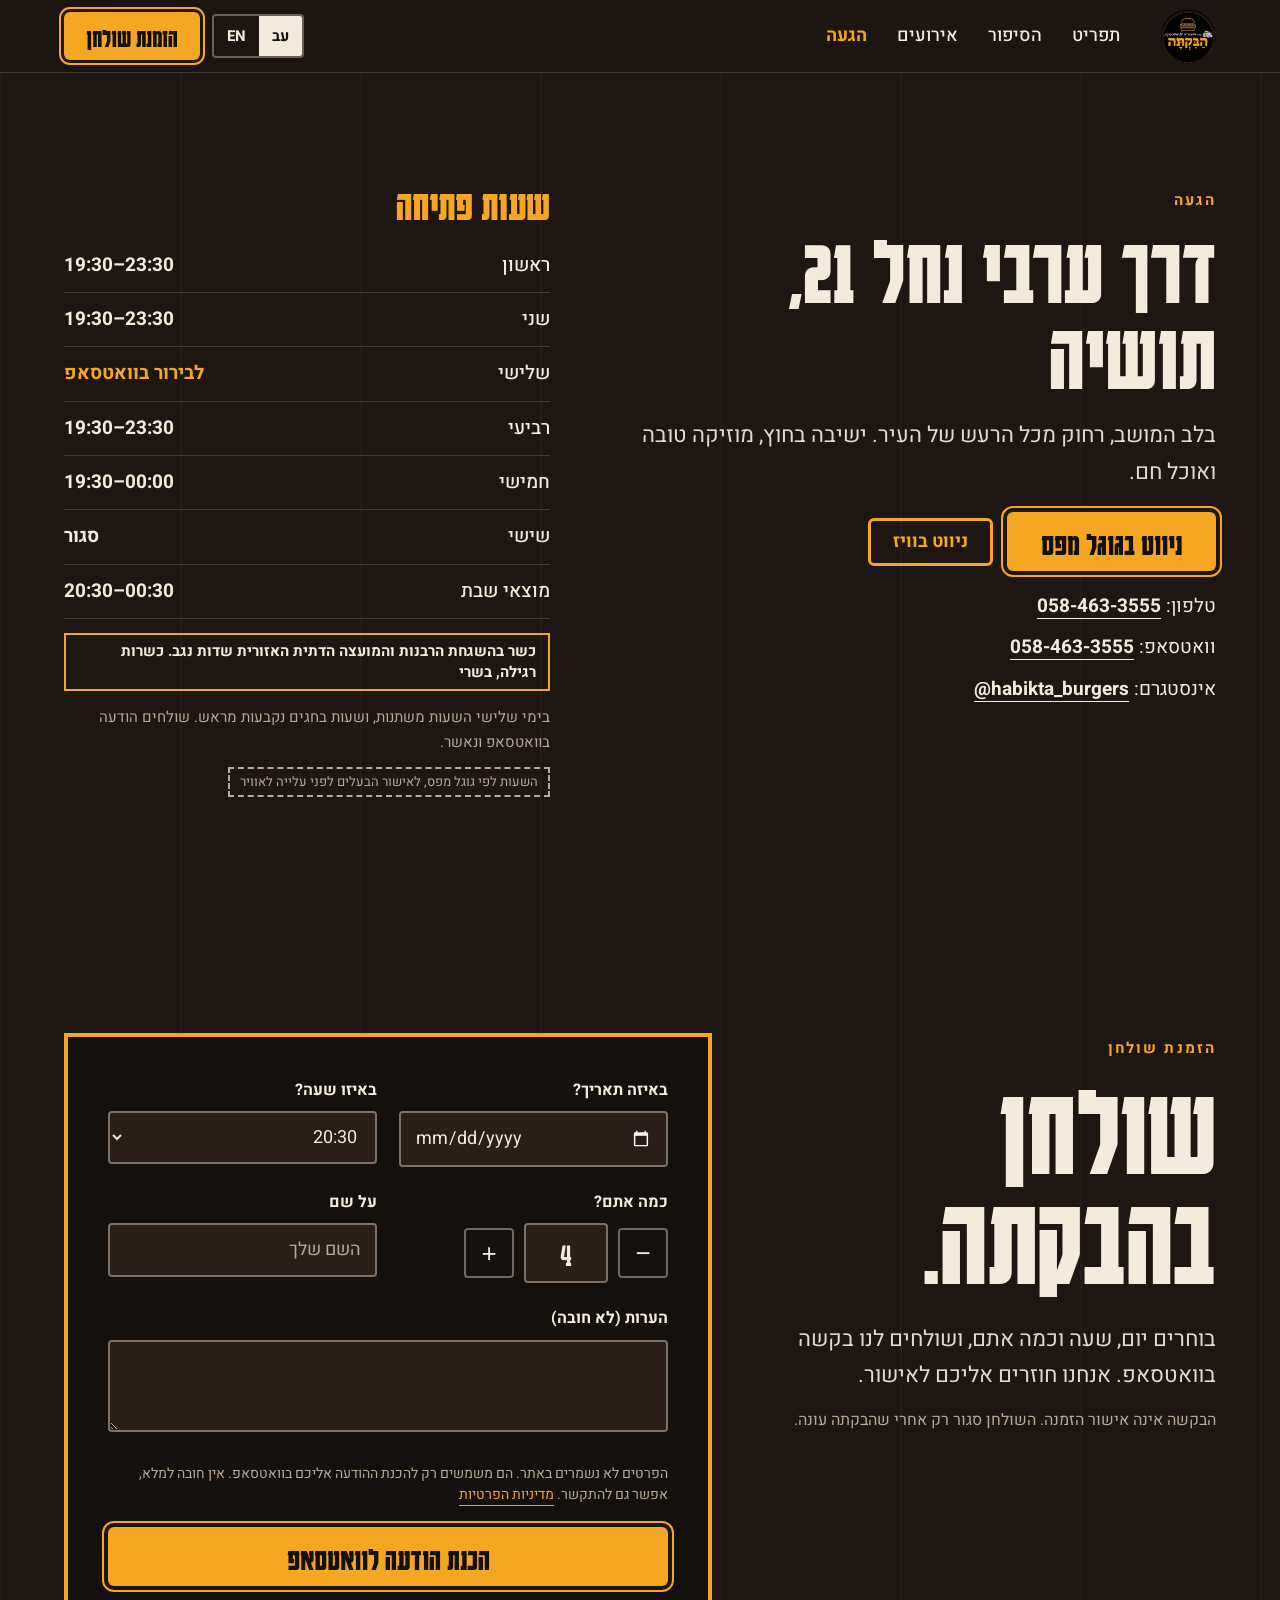
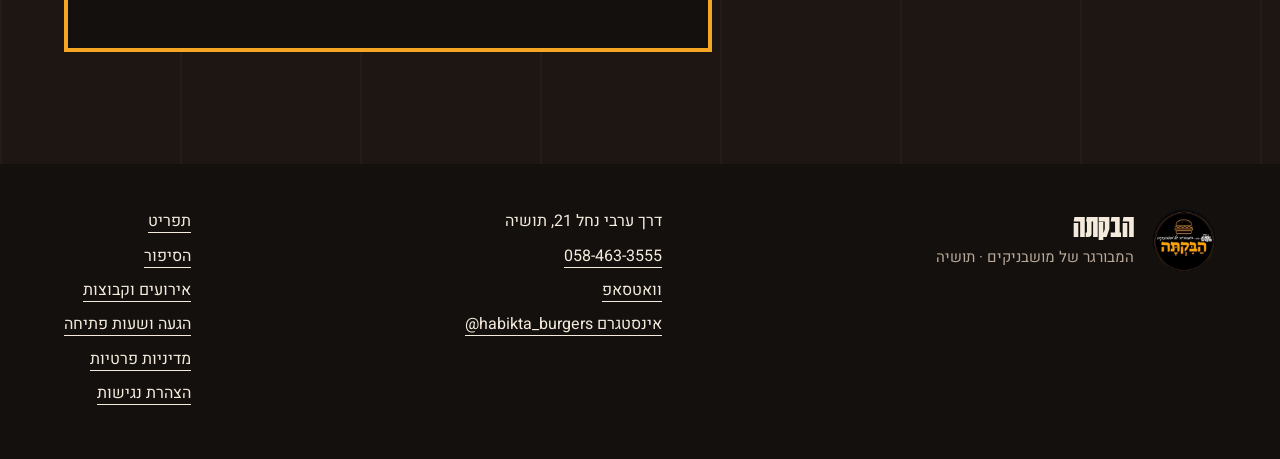
<file: visit.html>
<!doctype html>
<html lang="he" dir="rtl" class="">
<head>
<meta charset="utf-8">
<meta name="viewport" content="width=device-width,initial-scale=1"><meta name="robots" content="noindex,nofollow">
<title>הגעה ושעות פתיחה | הבקתה, המבורגר של מושבניקים</title>
<meta name="description" content="דרך ערבי נחל 21, תושיה. שעות פתיחה, ניווט בגוגל מפס ובוויז והזמנת שולחן בוואטסאפ.">
<meta name="theme-color" content="#1E1612">
<meta property="og:type" content="restaurant.restaurant"><meta property="og:title" content="הגעה ושעות פתיחה | הבקתה, המבורגר של מושבניקים"><meta property="og:description" content="דרך ערבי נחל 21, תושיה. שעות פתיחה, ניווט בגוגל מפס ובוויז והזמנת שולחן בוואטסאפ.">
<meta property="og:locale" content="he_IL"><meta property="og:site_name" content="הבקתה - המבורגר של מושבניקים">

<link rel="icon" type="image/png" href="assets/img/favicon.png">
<link rel="apple-touch-icon" href="assets/img/icon-192.png">
<link rel="preconnect" href="https://fonts.googleapis.com"><link rel="preconnect" href="https://fonts.gstatic.com" crossorigin>
<link rel="stylesheet" href="https://fonts.googleapis.com/css2?family=Karantina:wght@700&family=Heebo:wght@400;500;700;900&display=swap">
<link rel="stylesheet" href="assets/css/site.css">
<script type="application/ld+json">{"@context": "https://schema.org", "@type": "Restaurant", "name": "הבקתה - המבורגר של מושבניקים", "alternateName": "HaBikta - Moshav Burgers", "servesCuisine": "Burgers", "priceRange": "₪₪", "telephone": "+972584633555", "address": {"@type": "PostalAddress", "streetAddress": "דרך ערבי נחל 21", "addressLocality": "תושיה", "postalCode": "8523000", "addressCountry": "IL"}, "openingHoursSpecification": [{"@type": "OpeningHoursSpecification", "dayOfWeek": "Sunday", "opens": "19:30", "closes": "23:30"}, {"@type": "OpeningHoursSpecification", "dayOfWeek": "Monday", "opens": "19:30", "closes": "23:30"}, {"@type": "OpeningHoursSpecification", "dayOfWeek": "Wednesday", "opens": "19:30", "closes": "23:30"}, {"@type": "OpeningHoursSpecification", "dayOfWeek": "Thursday", "opens": "19:30", "closes": "00:00"}, {"@type": "OpeningHoursSpecification", "dayOfWeek": "Saturday", "opens": "20:30", "closes": "00:30"}], "sameAs": ["https://www.instagram.com/habikta_burgers/"]}</script>
</head>
<body>
<a class="skip" href="#main">דילוג לתוכן</a>
<header class="site-header"><div class="wrap bar">
<a class="brand" href="index.html" aria-label="הבקתה, דף הבית"><img src="assets/img/logo.webp" width="56" height="56" alt=""></a>
<button class="nav-toggle" type="button" aria-expanded="false" aria-controls="site-nav"><span class="sr">תפריט ניווט</span><i></i><i></i><i></i></button>
<nav id="site-nav" class="site-nav" aria-label="ניווט ראשי"><a href="menu.html">תפריט</a><a href="story.html">הסיפור</a><a href="events.html">אירועים</a><a href="visit.html" aria-current="page">הגעה</a></nav>
<div class="bar__end"><div class="lang" role="group" aria-label="שפה"><a href="visit.html" lang="he" hreflang="he" aria-current="true">עב</a><a href="en/visit.html" lang="en" hreflang="en">EN</a></div>
<a class="btn btn--sm" href="#reserve">הזמנת שולחן</a></div>
</div></header>
<main id="main">
<section class="wrap section" aria-labelledby="h-visit-title"><div class="visit">
<div><span class="eyebrow">הגעה</span>
<h1 class="addr" id="h-visit-title" style="margin-top:12px">דרך ערבי נחל 21,<br>תושיה</h1>
<p class="lead">בלב המושב, רחוק מכל הרעש של העיר. ישיבה בחוץ, מוזיקה טובה ואוכל חם.</p>
<div class="actions"><a class="btn" href="https://www.google.com/maps/place/%D7%94%D7%91%D7%A7%D7%AA%D7%94+-+%D7%94%D7%9E%D7%91%D7%95%D7%A8%D7%92%D7%A8+%D7%A9%D7%9C+%D7%9E%D7%95%D7%A9%D7%91%D7%A0%D7%99%D7%A7%D7%99%D7%9D+%F0%9F%9A%9C,+%D7%93%D7%A8%D7%9A+%D7%A2%D7%A8%D7%91%D7%99+%D7%A0%D7%97%D7%9C+21,+%D7%AA%D7%95%D7%A9%D7%99%D7%94,+8523000/data=!4m2!3m1!1s0x15027f7fe4c54b13:0xb6a0a3fbd94f4810" rel="noopener" target="_blank">ניווט בגוגל מפס</a><a class="btn btn--outline" href="https://waze.com/ul?q=%D7%93%D7%A8%D7%9A%20%D7%A2%D7%A8%D7%91%D7%99%20%D7%A0%D7%97%D7%9C%2021%20%D7%AA%D7%95%D7%A9%D7%99%D7%94&navigate=yes" rel="noopener" target="_blank">ניווט בוויז</a></div>
<div class="contact-list"><div>טלפון: <a href="tel:+972584633555" dir="ltr">058-463-3555</a></div>
<div>וואטסאפ: <a href="https://wa.me/972584633555" rel="noopener" target="_blank" dir="ltr">058-463-3555</a></div>
<div>אינסטגרם: <a href="https://www.instagram.com/habikta_burgers/" rel="noopener" target="_blank" dir="ltr">@habikta_burgers</a></div></div></div>
<div><h2 style="font-size:44px;color:var(--amber);margin-bottom:14px">שעות פתיחה</h2><table class="hours"><caption class="sr">שעות פתיחה</caption><tbody><tr><th scope="row">ראשון</th><td><span dir="ltr">19:30–23:30</span></td></tr><tr><th scope="row">שני</th><td><span dir="ltr">19:30–23:30</span></td></tr><tr class="is-ask"><th scope="row">שלישי</th><td>לבירור בוואטסאפ</td></tr><tr><th scope="row">רביעי</th><td><span dir="ltr">19:30–23:30</span></td></tr><tr><th scope="row">חמישי</th><td><span dir="ltr">19:30–00:00</span></td></tr><tr><th scope="row">שישי</th><td>סגור</td></tr><tr><th scope="row">מוצאי שבת</th><td><span dir="ltr">20:30–00:30</span></td></tr></tbody></table>
<p class="kosher" data-until="2027-04-21">כשר בהשגחת הרבנות והמועצה הדתית האזורית שדות נגב. כשרות רגילה, בשרי</p><p class="muted" style="font-size:15px;margin-top:14px">בימי שלישי השעות משתנות, ושעות בחגים נקבעות מראש. שולחים הודעה בוואטסאפ ונאשר.</p>
<p class="draft">השעות לפי גוגל מפס, לאישור הבעלים לפני עלייה לאוויר</p></div></div></section>
<section class="section" id="reserve" aria-labelledby="h-reserve"><div class="wrap split">
<div class="reveal"><span class="eyebrow">הזמנת שולחן</span>
<h2 class="big-h" id="h-reserve">שולחן<br>בהבקתה.</h2>
<p class="lead">בוחרים יום, שעה וכמה אתם, ושולחים לנו בקשה בוואטסאפ. אנחנו חוזרים אליכם לאישור.</p>
<p class="muted" style="margin-top:14px;font-size:16px">הבקשה אינה אישור הזמנה. השולחן סגור רק אחרי שהבקתה עונה.</p></div>
<form class="panel form reveal" data-kind="reserve" novalidate>
<div class="row row--2"><div class="field"><label for="r-date">באיזה תאריך?</label><input class="input" type="date" id="r-date" name="date" required></div>
<div class="field"><label for="r-time">באיזו שעה?</label><select class="input" id="r-time" name="time"><option value="19:30">19:30</option><option value="20:00">20:00</option><option value="20:30" selected>20:30</option><option value="21:00">21:00</option><option value="21:30">21:30</option><option value="22:00">22:00</option><option value="22:30">22:30</option><option value="23:00">23:00</option></select></div></div>
<div class="row row--2"><div class="field"><span class="label" id="r-guests-l">כמה אתם?</span>
<div class="stepper"><button type="button" data-step="-1" data-target="r-guests" aria-label="פחות סועדים">−</button>
<input class="input" type="number" id="r-guests" name="guests" min="1" max="40" value="4" inputmode="numeric" aria-labelledby="r-guests-l">
<button type="button" data-step="1" data-target="r-guests" aria-label="יותר סועדים">+</button></div></div>
<div class="field"><label for="r-name">על שם</label><input class="input" type="text" id="r-name" name="name" autocomplete="name" required placeholder="השם שלך"></div></div>
<div class="field"><label for="r-notes">הערות (לא חובה)</label><textarea class="input" id="r-notes" name="notes" rows="2"></textarea></div>
<p class="muted formnote">הפרטים לא נשמרים באתר. הם משמשים רק להכנת ההודעה אליכם בוואטסאפ. אין חובה למלא, אפשר גם להתקשר. <a href="privacy.html">מדיניות הפרטיות</a></p>
<button class="btn" type="submit">הכנת הודעה לוואטסאפ</button>
<div class="form-status" role="status" aria-live="polite"></div>
<div class="result"><p>ההודעה שתישלח:</p><p class="msg"></p><a class="btn" href="#" target="_blank" rel="noopener">פתיחה בוואטסאפ</a></div>
</form></div></section>
</main>
<footer class="site-footer"><div class="wrap foot">
<div class="brandline"><img src="assets/img/logo.webp" width="64" height="64" alt=""><div><b>הבקתה</b><span>המבורגר של מושבניקים · תושיה</span></div></div>
<ul><li>דרך ערבי נחל 21, תושיה</li><li><a href="tel:+972584633555" dir="ltr">058-463-3555</a></li>
<li><a href="https://wa.me/972584633555" rel="noopener">וואטסאפ</a></li>
<li><a href="https://www.instagram.com/habikta_burgers/" rel="noopener">אינסטגרם <span dir="ltr">@habikta_burgers</span></a></li></ul>
<ul><li><a href="menu.html">תפריט</a></li><li><a href="story.html">הסיפור</a></li><li><a href="events.html">אירועים וקבוצות</a></li><li><a href="visit.html">הגעה ושעות פתיחה</a></li><li><a href="privacy.html">מדיניות פרטיות</a></li><li><a href="accessibility.html">הצהרת נגישות</a></li></ul>
</div></footer>
<div class="mbar"><a class="btn" href="#reserve">הזמנת שולחן</a><a class="btn btn--ghost" href="tel:+972584633555">התקשרו</a></div>
<script>window.HABAKTA={"phoneIntl": "972584633555"};</script>
<script src="assets/js/site.js" defer></script>
</body>
</html>
</file>
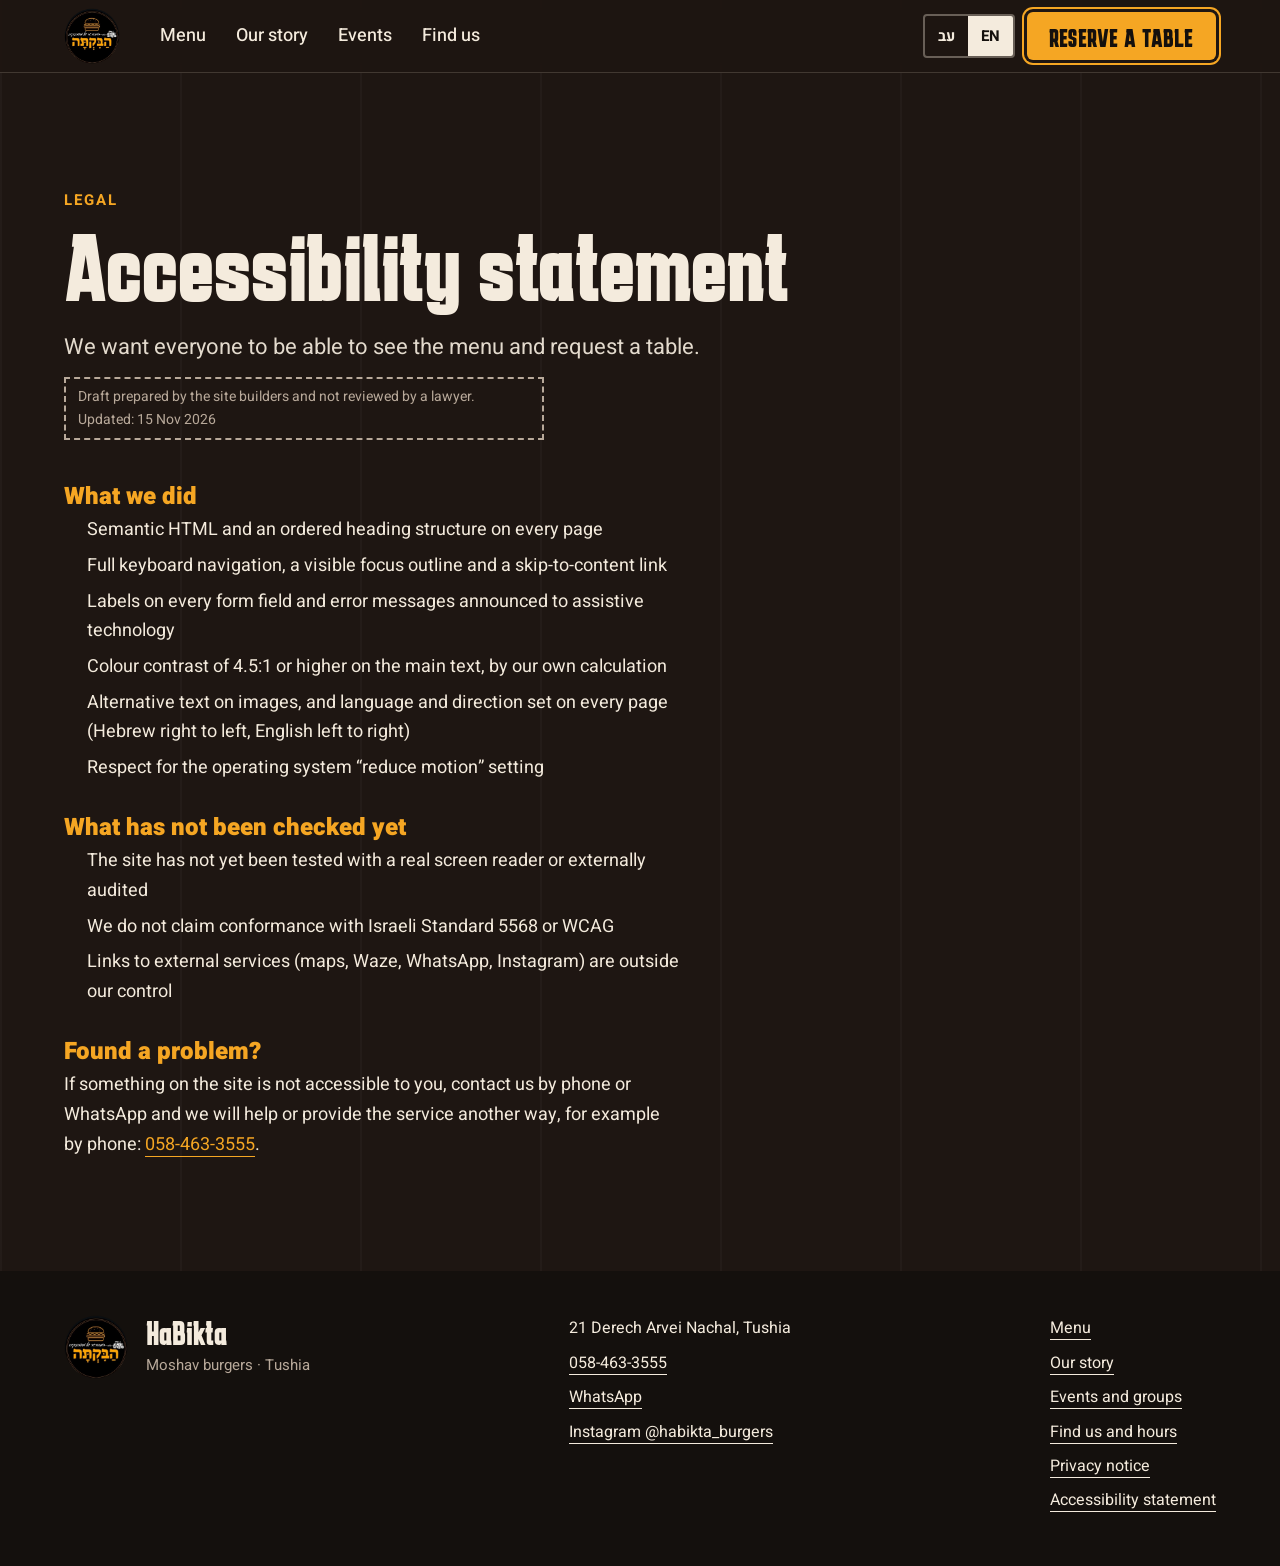
<file: en/accessibility.html>
<!doctype html>
<html lang="en" dir="ltr" class="">
<head>
<meta charset="utf-8">
<meta name="viewport" content="width=device-width,initial-scale=1"><meta name="robots" content="noindex,nofollow">
<title>Accessibility statement | HaBikta</title>
<meta name="description" content="The HaBikta website accessibility statement: what was done, what is not yet checked and how to contact us.">
<meta name="theme-color" content="#1E1612">
<meta property="og:type" content="restaurant.restaurant"><meta property="og:title" content="Accessibility statement | HaBikta"><meta property="og:description" content="The HaBikta website accessibility statement: what was done, what is not yet checked and how to contact us.">
<meta property="og:locale" content="en_US"><meta property="og:site_name" content="HaBikta - Moshav Burgers">

<link rel="icon" type="image/png" href="../assets/img/favicon.png">
<link rel="apple-touch-icon" href="../assets/img/icon-192.png">
<link rel="preconnect" href="https://fonts.googleapis.com"><link rel="preconnect" href="https://fonts.gstatic.com" crossorigin>
<link rel="stylesheet" href="https://fonts.googleapis.com/css2?family=Karantina:wght@700&family=Heebo:wght@400;500;700;900&display=swap">
<link rel="stylesheet" href="../assets/css/site.css">
<script type="application/ld+json">{"@context": "https://schema.org", "@type": "Restaurant", "name": "HaBikta - Moshav Burgers", "alternateName": "הבקתה - המבורגר של מושבניקים", "servesCuisine": "Burgers", "priceRange": "₪₪", "telephone": "+972584633555", "address": {"@type": "PostalAddress", "streetAddress": "21 Derech Arvei Nachal", "addressLocality": "Tushia", "postalCode": "8523000", "addressCountry": "IL"}, "openingHoursSpecification": [{"@type": "OpeningHoursSpecification", "dayOfWeek": "Sunday", "opens": "19:30", "closes": "23:30"}, {"@type": "OpeningHoursSpecification", "dayOfWeek": "Monday", "opens": "19:30", "closes": "23:30"}, {"@type": "OpeningHoursSpecification", "dayOfWeek": "Wednesday", "opens": "19:30", "closes": "23:30"}, {"@type": "OpeningHoursSpecification", "dayOfWeek": "Thursday", "opens": "19:30", "closes": "00:00"}, {"@type": "OpeningHoursSpecification", "dayOfWeek": "Saturday", "opens": "20:30", "closes": "00:30"}], "sameAs": ["https://www.instagram.com/habikta_burgers/"]}</script>
</head>
<body>
<a class="skip" href="#main">Skip to content</a>
<header class="site-header"><div class="wrap bar">
<a class="brand" href="index.html" aria-label="HaBikta, home"><img src="../assets/img/logo.webp" width="56" height="56" alt=""></a>
<button class="nav-toggle" type="button" aria-expanded="false" aria-controls="site-nav"><span class="sr">Navigation menu</span><i></i><i></i><i></i></button>
<nav id="site-nav" class="site-nav" aria-label="Main"><a href="menu.html">Menu</a><a href="story.html">Our story</a><a href="events.html">Events</a><a href="visit.html">Find us</a></nav>
<div class="bar__end"><div class="lang" role="group" aria-label="Language"><a href="../accessibility.html" lang="he" hreflang="he">עב</a><a href="accessibility.html" lang="en" hreflang="en" aria-current="true">EN</a></div>
<a class="btn btn--sm" href="index.html#reserve">Reserve a table</a></div>
</div></header>
<main id="main"><section class="wrap section"><article class="prose">
<span class="eyebrow">Legal</span><h1>Accessibility statement</h1>
<p class="lead">We want everyone to be able to see the menu and request a table.</p>
<p class="legal-note">Draft prepared by the site builders and not reviewed by a lawyer. Updated: 15 Nov 2026</p>
<h2>What we did</h2><ul><li>Semantic HTML and an ordered heading structure on every page</li><li>Full keyboard navigation, a visible focus outline and a skip-to-content link</li><li>Labels on every form field and error messages announced to assistive technology</li><li>Colour contrast of 4.5:1 or higher on the main text, by our own calculation</li><li>Alternative text on images, and language and direction set on every page (Hebrew right to left, English left to right)</li><li>Respect for the operating system “reduce motion” setting</li></ul><h2>What has not been checked yet</h2><ul><li>The site has not yet been tested with a real screen reader or externally audited</li><li>We do not claim conformance with Israeli Standard 5568 or WCAG</li><li>Links to external services (maps, Waze, WhatsApp, Instagram) are outside our control</li></ul><h2>Found a problem?</h2><p>If something on the site is not accessible to you, contact us by phone or WhatsApp and we will help or provide the service another way, for example by phone: <a href="tel:+972584633555" dir="ltr">058-463-3555</a>.</p></article></section></main>
<footer class="site-footer"><div class="wrap foot">
<div class="brandline"><img src="../assets/img/logo.webp" width="64" height="64" alt=""><div><b>HaBikta</b><span>Moshav burgers · Tushia</span></div></div>
<ul><li>21 Derech Arvei Nachal, Tushia</li><li><a href="tel:+972584633555" dir="ltr">058-463-3555</a></li>
<li><a href="https://wa.me/972584633555" rel="noopener">WhatsApp</a></li>
<li><a href="https://www.instagram.com/habikta_burgers/" rel="noopener">Instagram <span dir="ltr">@habikta_burgers</span></a></li></ul>
<ul><li><a href="menu.html">Menu</a></li><li><a href="story.html">Our story</a></li><li><a href="events.html">Events and groups</a></li><li><a href="visit.html">Find us and hours</a></li><li><a href="privacy.html">Privacy notice</a></li><li><a href="accessibility.html">Accessibility statement</a></li></ul>
</div></footer>
<div class="mbar"><a class="btn" href="index.html#reserve">Reserve a table</a><a class="btn btn--ghost" href="tel:+972584633555">Call</a></div>
<script>window.HABAKTA={"phoneIntl": "972584633555"};</script>
<script src="../assets/js/site.js" defer></script>
</body>
</html>
</file>
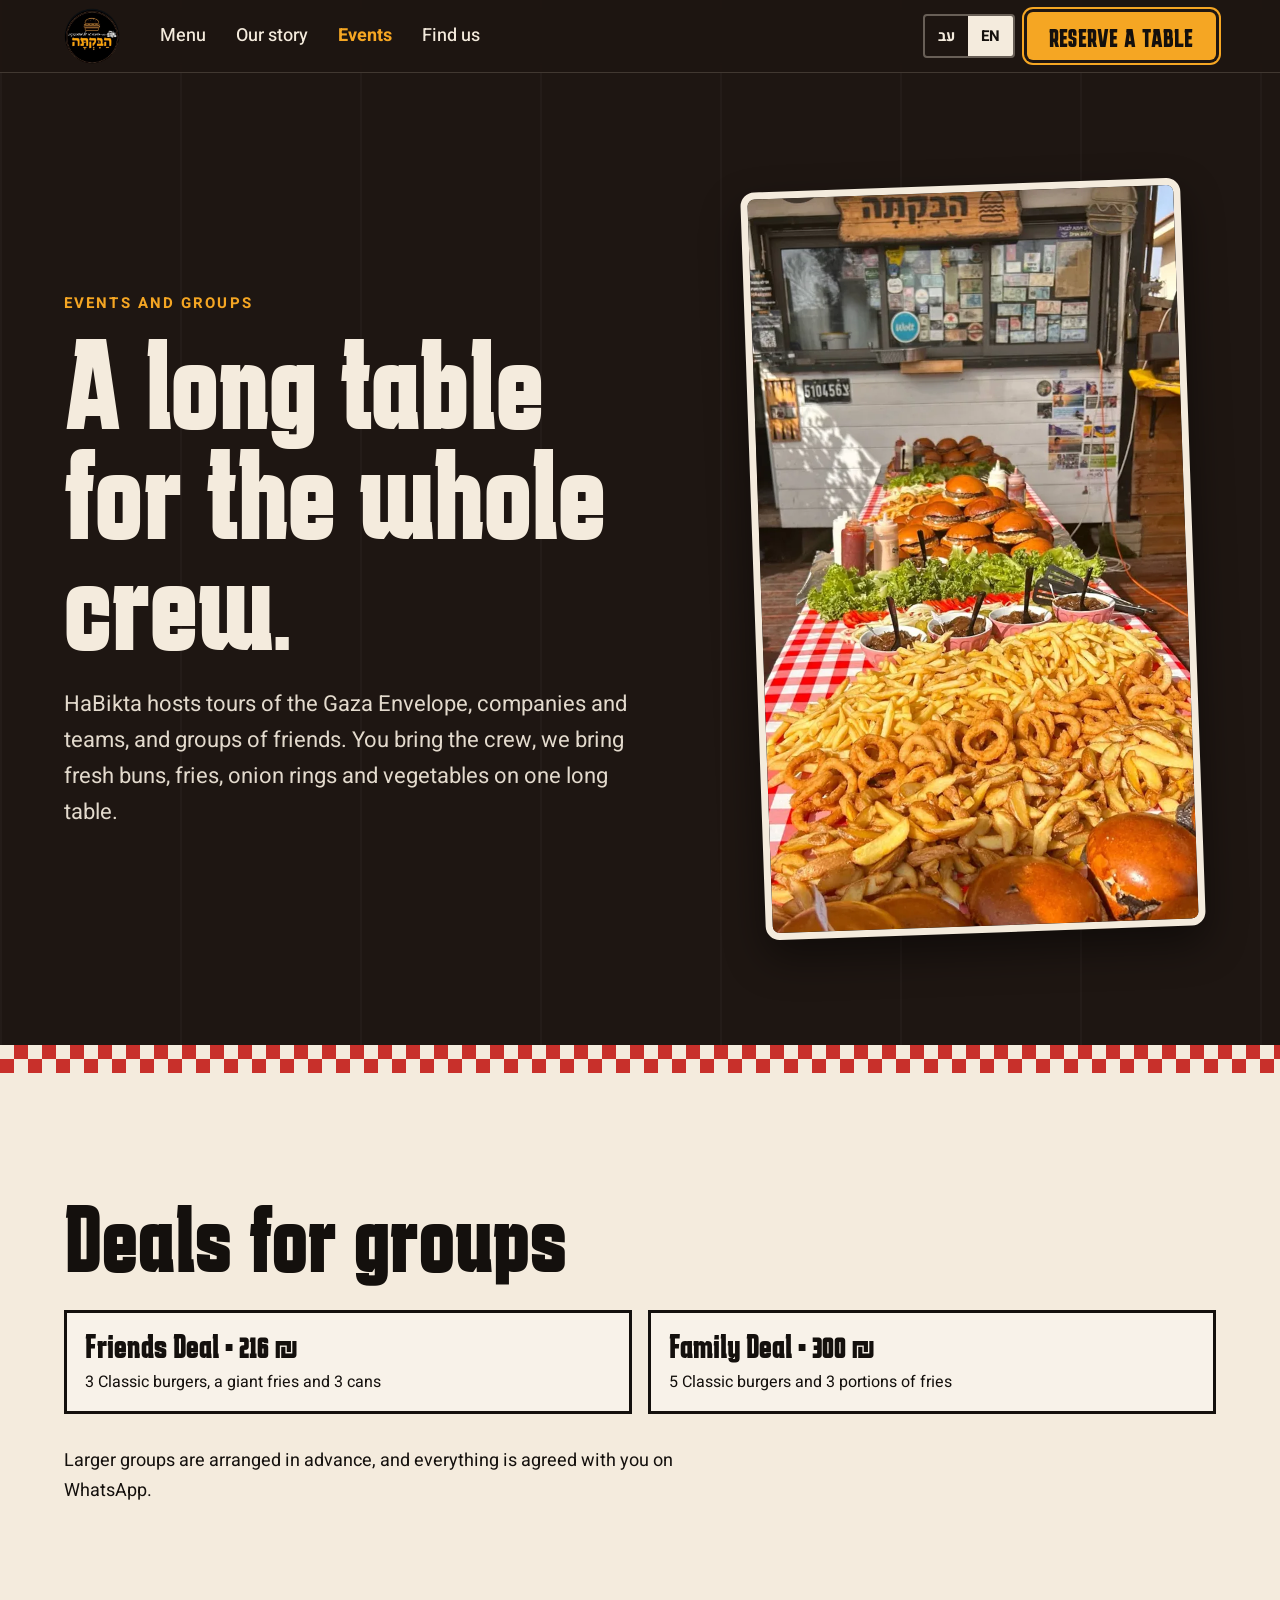
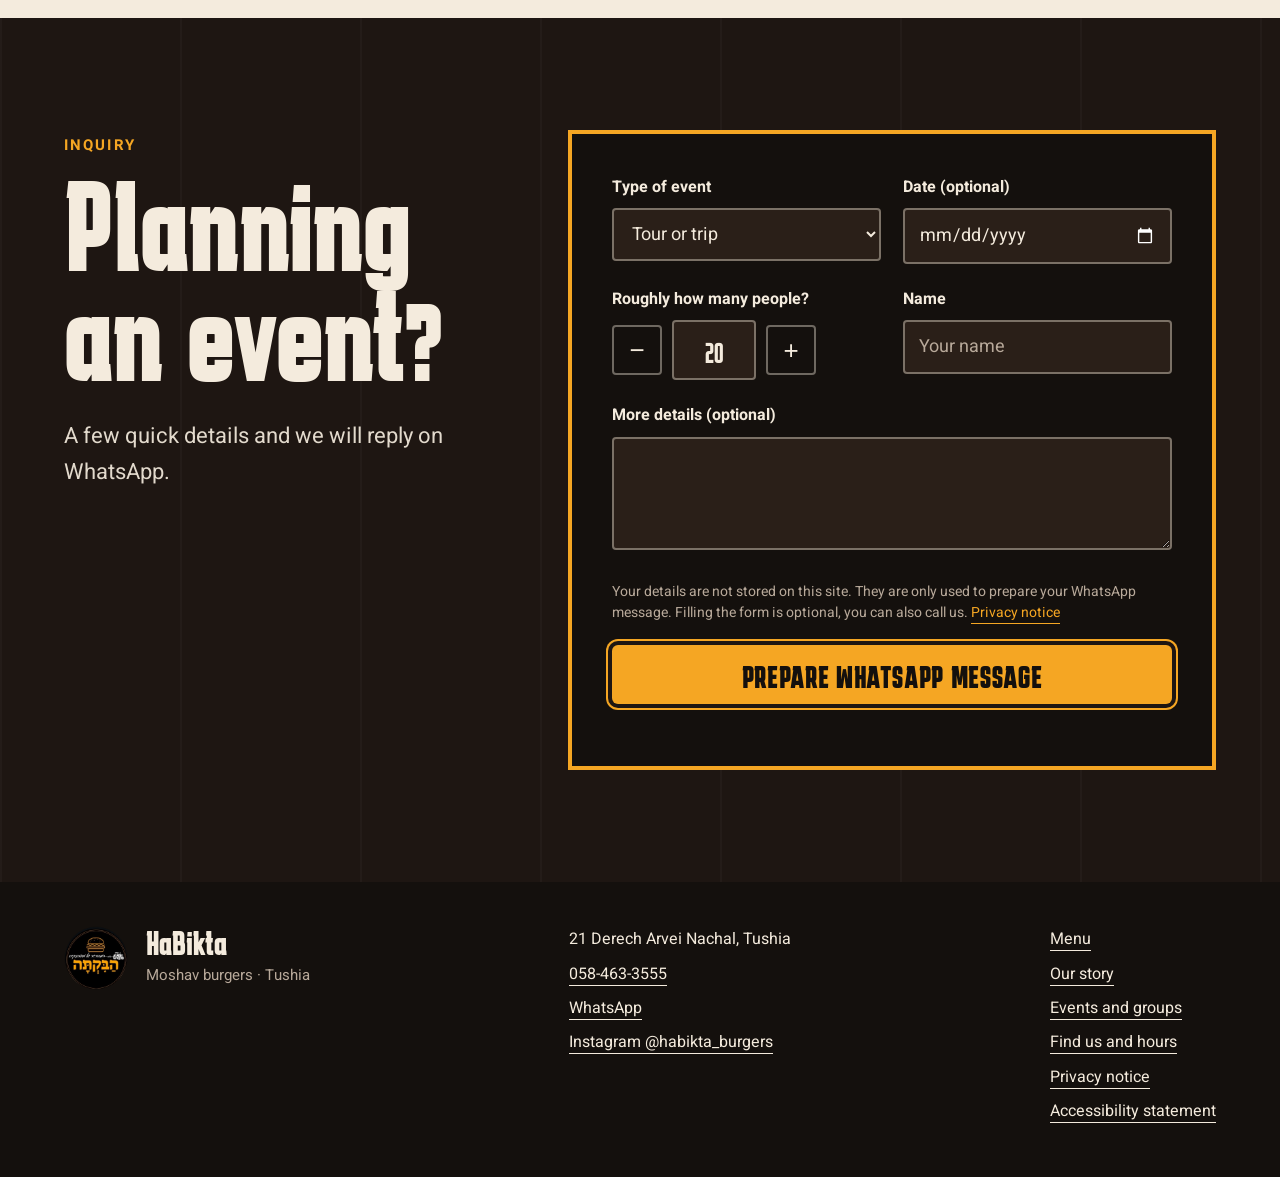
<file: en/events.html>
<!doctype html>
<html lang="en" dir="ltr" class="">
<head>
<meta charset="utf-8">
<meta name="viewport" content="width=device-width,initial-scale=1"><meta name="robots" content="noindex,nofollow">
<title>Events and groups | HaBikta, moshav burgers</title>
<meta name="description" content="HaBikta hosts tours of the Gaza Envelope, companies and groups. Group deals and event planning on WhatsApp.">
<meta name="theme-color" content="#1E1612">
<meta property="og:type" content="restaurant.restaurant"><meta property="og:title" content="Events and groups | HaBikta, moshav burgers"><meta property="og:description" content="HaBikta hosts tours of the Gaza Envelope, companies and groups. Group deals and event planning on WhatsApp.">
<meta property="og:locale" content="en_US"><meta property="og:site_name" content="HaBikta - Moshav Burgers">

<link rel="icon" type="image/png" href="../assets/img/favicon.png">
<link rel="apple-touch-icon" href="../assets/img/icon-192.png">
<link rel="preconnect" href="https://fonts.googleapis.com"><link rel="preconnect" href="https://fonts.gstatic.com" crossorigin>
<link rel="stylesheet" href="https://fonts.googleapis.com/css2?family=Karantina:wght@700&family=Heebo:wght@400;500;700;900&display=swap">
<link rel="stylesheet" href="../assets/css/site.css">
<script type="application/ld+json">{"@context": "https://schema.org", "@type": "Restaurant", "name": "HaBikta - Moshav Burgers", "alternateName": "הבקתה - המבורגר של מושבניקים", "servesCuisine": "Burgers", "priceRange": "₪₪", "telephone": "+972584633555", "address": {"@type": "PostalAddress", "streetAddress": "21 Derech Arvei Nachal", "addressLocality": "Tushia", "postalCode": "8523000", "addressCountry": "IL"}, "openingHoursSpecification": [{"@type": "OpeningHoursSpecification", "dayOfWeek": "Sunday", "opens": "19:30", "closes": "23:30"}, {"@type": "OpeningHoursSpecification", "dayOfWeek": "Monday", "opens": "19:30", "closes": "23:30"}, {"@type": "OpeningHoursSpecification", "dayOfWeek": "Wednesday", "opens": "19:30", "closes": "23:30"}, {"@type": "OpeningHoursSpecification", "dayOfWeek": "Thursday", "opens": "19:30", "closes": "00:00"}, {"@type": "OpeningHoursSpecification", "dayOfWeek": "Saturday", "opens": "20:30", "closes": "00:30"}], "sameAs": ["https://www.instagram.com/habikta_burgers/"]}</script>
</head>
<body>
<a class="skip" href="#main">Skip to content</a>
<header class="site-header"><div class="wrap bar">
<a class="brand" href="index.html" aria-label="HaBikta, home"><img src="../assets/img/logo.webp" width="56" height="56" alt=""></a>
<button class="nav-toggle" type="button" aria-expanded="false" aria-controls="site-nav"><span class="sr">Navigation menu</span><i></i><i></i><i></i></button>
<nav id="site-nav" class="site-nav" aria-label="Main"><a href="menu.html">Menu</a><a href="story.html">Our story</a><a href="events.html" aria-current="page">Events</a><a href="visit.html">Find us</a></nav>
<div class="bar__end"><div class="lang" role="group" aria-label="Language"><a href="../events.html" lang="he" hreflang="he">עב</a><a href="events.html" lang="en" hreflang="en" aria-current="true">EN</a></div>
<a class="btn btn--sm" href="index.html#reserve">Reserve a table</a></div>
</div></header>
<main id="main">
<section class="wrap section" aria-labelledby="h-ev-title"><div class="split events-top" style="align-items:center">
<div><span class="eyebrow">Events and groups</span>
<h1 class="big-h" id="h-ev-title">A long table<br>for the whole crew.</h1>
<p class="lead">HaBikta hosts tours of the Gaza Envelope, companies and teams, and groups of friends. You bring the crew, we bring fresh buns, fries, onion rings and vegetables on one long table.</p></div>
<img class="photo photo--flat" style="max-width:440px;margin-inline:auto;--r:2deg" src="../assets/img/table-cabin.webp" width="638" height="1100" alt="A long table piled with buns, fries and onion rings in front of the cabin"></div></section>
<section class="band" aria-labelledby="h-ev-deals"><div class="gingham" aria-hidden="true"></div><div class="wrap section">
<h2 id="h-ev-deals" style="font-size:clamp(56px,9vw,96px)">Deals for groups</h2>
<div class="deals"><div class="deal"><b>Friends Deal · 216 ₪</b><span>3 Classic burgers, a giant fries and 3 cans</span></div><div class="deal"><b>Family Deal · 300 ₪</b><span>5 Classic burgers and 3 portions of fries</span></div></div>
<p style="max-width:34em">Larger groups are arranged in advance, and everything is agreed with you on WhatsApp.</p></div></section>
<section class="section" id="inquiry" aria-labelledby="h-inq"><div class="wrap split">
<div class="reveal"><span class="eyebrow">Inquiry</span><h2 class="big-h" id="h-inq">Planning<br>an event?</h2>
<p class="lead">A few quick details and we will reply on WhatsApp.</p></div>
<form class="panel form reveal" data-kind="event" novalidate>
<div class="row row--2"><div class="field"><label for="e-type">Type of event</label><select class="input" id="e-type" name="type">
<option>Tour or trip</option><option>Company or team</option><option>Friends and celebration</option><option>Other</option></select></div>
<div class="field"><label for="e-date">Date (optional)</label><input class="input" type="date" id="e-date" name="date"></div></div>
<div class="row row--2"><div class="field"><span class="label" id="e-guests-l">Roughly how many people?</span>
<div class="stepper"><button type="button" data-step="-5" data-target="e-guests" aria-label="Fewer people">−</button>
<input class="input" type="number" id="e-guests" name="guests" min="1" max="500" value="20" inputmode="numeric" aria-labelledby="e-guests-l">
<button type="button" data-step="5" data-target="e-guests" aria-label="More people">+</button></div></div>
<div class="field"><label for="e-name">Name</label><input class="input" type="text" id="e-name" name="name" autocomplete="name" required placeholder="Your name"></div></div>
<div class="field"><label for="e-notes">More details (optional)</label><textarea class="input" id="e-notes" name="notes" rows="3"></textarea></div>
<p class="muted formnote">Your details are not stored on this site. They are only used to prepare your WhatsApp message. Filling the form is optional, you can also call us. <a href="privacy.html">Privacy notice</a></p>
<button class="btn" type="submit">Prepare WhatsApp message</button>
<div class="form-status" role="status" aria-live="polite"></div>
<div class="result"><p>The message that will be sent:</p><p class="msg"></p><a class="btn" href="#" target="_blank" rel="noopener">Open WhatsApp</a></div>
</form></div></section>
</main>
<footer class="site-footer"><div class="wrap foot">
<div class="brandline"><img src="../assets/img/logo.webp" width="64" height="64" alt=""><div><b>HaBikta</b><span>Moshav burgers · Tushia</span></div></div>
<ul><li>21 Derech Arvei Nachal, Tushia</li><li><a href="tel:+972584633555" dir="ltr">058-463-3555</a></li>
<li><a href="https://wa.me/972584633555" rel="noopener">WhatsApp</a></li>
<li><a href="https://www.instagram.com/habikta_burgers/" rel="noopener">Instagram <span dir="ltr">@habikta_burgers</span></a></li></ul>
<ul><li><a href="menu.html">Menu</a></li><li><a href="story.html">Our story</a></li><li><a href="events.html">Events and groups</a></li><li><a href="visit.html">Find us and hours</a></li><li><a href="privacy.html">Privacy notice</a></li><li><a href="accessibility.html">Accessibility statement</a></li></ul>
</div></footer>
<div class="mbar"><a class="btn" href="index.html#reserve">Reserve a table</a><a class="btn btn--ghost" href="tel:+972584633555">Call</a></div>
<script>window.HABAKTA={"phoneIntl": "972584633555"};</script>
<script src="../assets/js/site.js" defer></script>
</body>
</html>
</file>
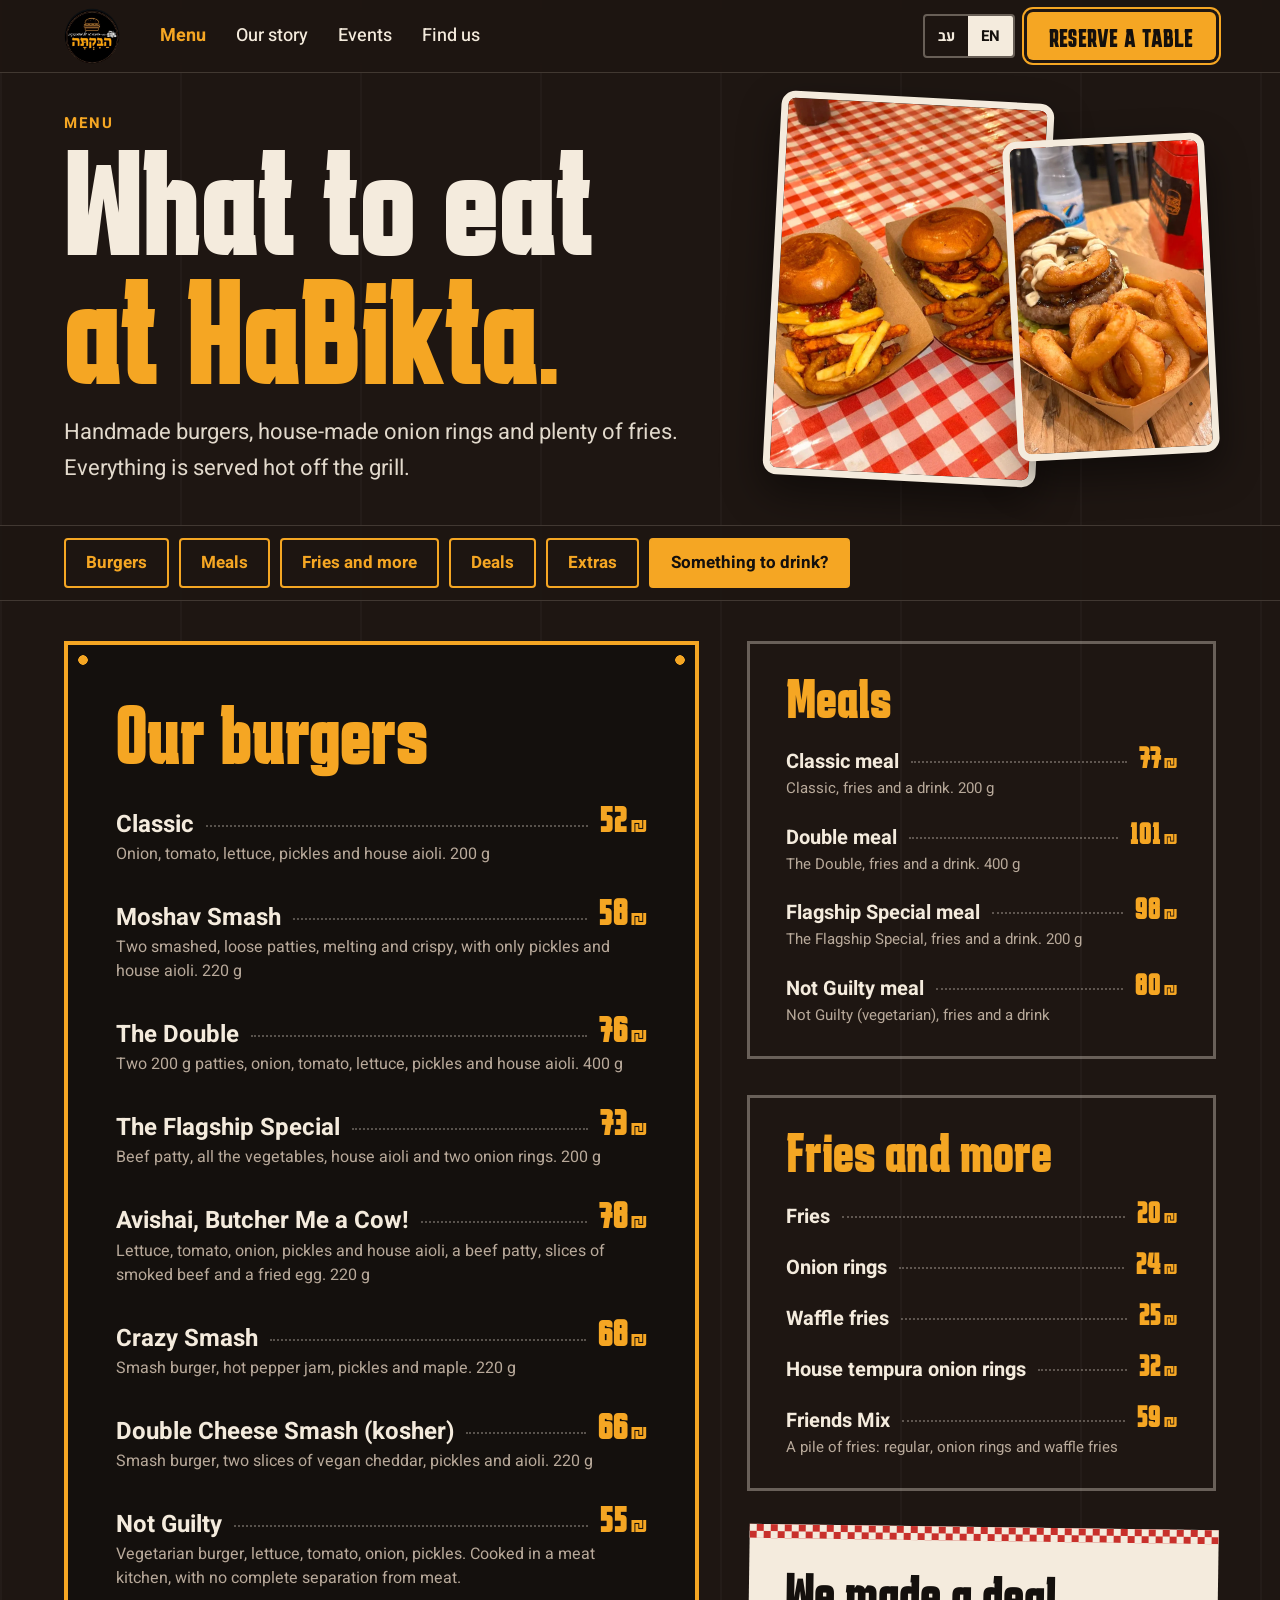
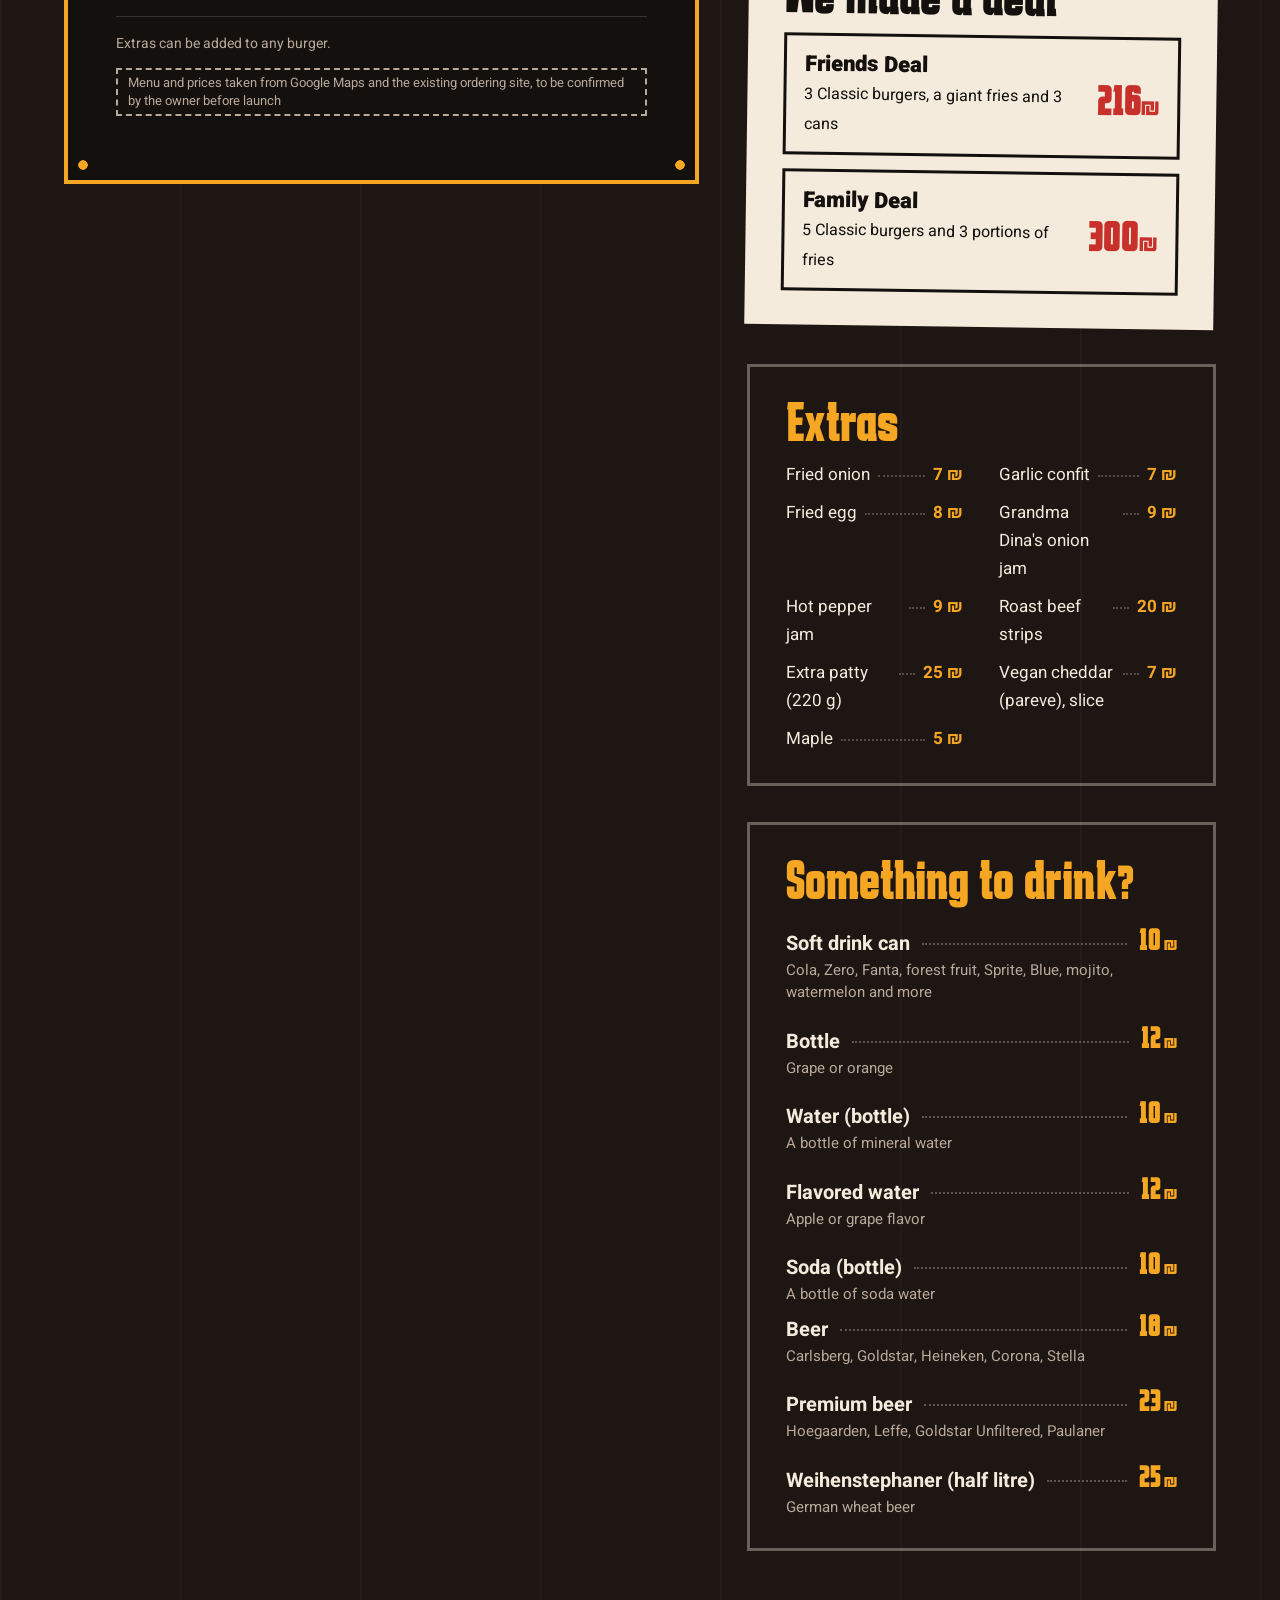
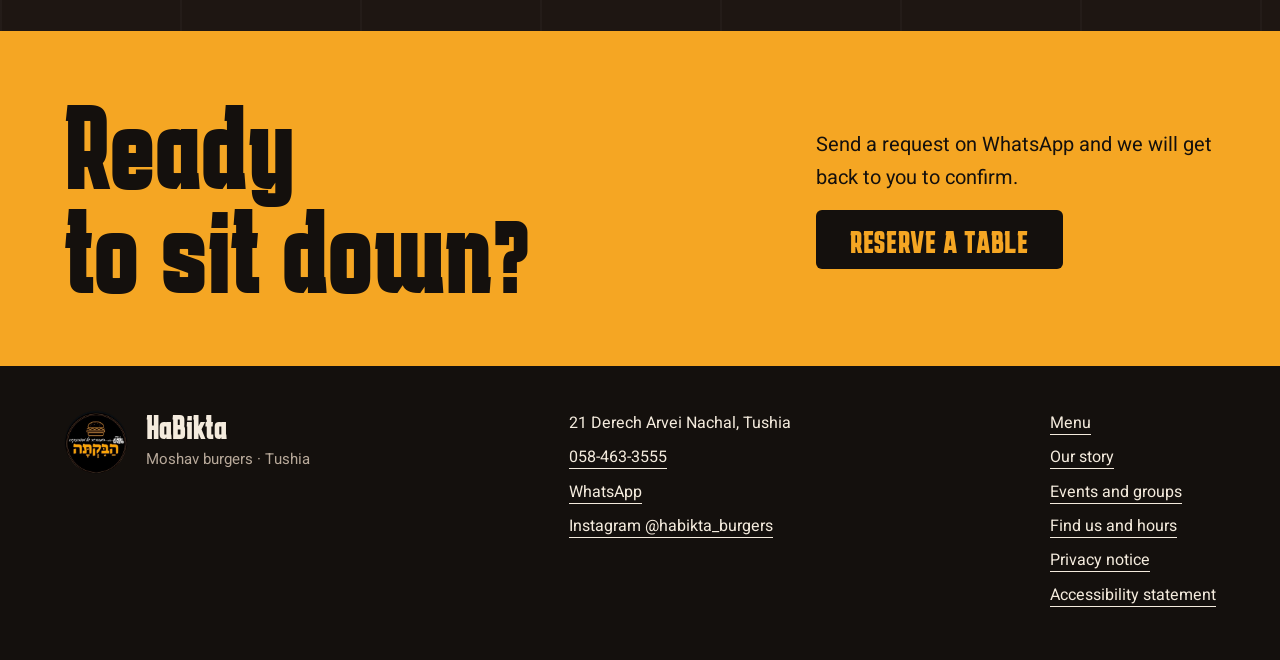
<file: en/menu.html>
<!doctype html>
<html lang="en" dir="ltr" class="">
<head>
<meta charset="utf-8">
<meta name="viewport" content="width=device-width,initial-scale=1"><meta name="robots" content="noindex,nofollow">
<title>Menu | HaBikta, moshav burgers</title>
<meta name="description" content="The full HaBikta menu: burgers, meals, fries, house-made onion rings, deals for friends and family, extras and drinks.">
<meta name="theme-color" content="#1E1612">
<meta property="og:type" content="restaurant.restaurant"><meta property="og:title" content="Menu | HaBikta, moshav burgers"><meta property="og:description" content="The full HaBikta menu: burgers, meals, fries, house-made onion rings, deals for friends and family, extras and drinks.">
<meta property="og:locale" content="en_US"><meta property="og:site_name" content="HaBikta - Moshav Burgers">

<link rel="icon" type="image/png" href="../assets/img/favicon.png">
<link rel="apple-touch-icon" href="../assets/img/icon-192.png">
<link rel="preconnect" href="https://fonts.googleapis.com"><link rel="preconnect" href="https://fonts.gstatic.com" crossorigin>
<link rel="stylesheet" href="https://fonts.googleapis.com/css2?family=Karantina:wght@700&family=Heebo:wght@400;500;700;900&display=swap">
<link rel="stylesheet" href="../assets/css/site.css">
<script type="application/ld+json">{"@context": "https://schema.org", "@type": "Restaurant", "name": "HaBikta - Moshav Burgers", "alternateName": "הבקתה - המבורגר של מושבניקים", "servesCuisine": "Burgers", "priceRange": "₪₪", "telephone": "+972584633555", "address": {"@type": "PostalAddress", "streetAddress": "21 Derech Arvei Nachal", "addressLocality": "Tushia", "postalCode": "8523000", "addressCountry": "IL"}, "openingHoursSpecification": [{"@type": "OpeningHoursSpecification", "dayOfWeek": "Sunday", "opens": "19:30", "closes": "23:30"}, {"@type": "OpeningHoursSpecification", "dayOfWeek": "Monday", "opens": "19:30", "closes": "23:30"}, {"@type": "OpeningHoursSpecification", "dayOfWeek": "Wednesday", "opens": "19:30", "closes": "23:30"}, {"@type": "OpeningHoursSpecification", "dayOfWeek": "Thursday", "opens": "19:30", "closes": "00:00"}, {"@type": "OpeningHoursSpecification", "dayOfWeek": "Saturday", "opens": "20:30", "closes": "00:30"}], "sameAs": ["https://www.instagram.com/habikta_burgers/"]}</script>
</head>
<body>
<a class="skip" href="#main">Skip to content</a>
<header class="site-header"><div class="wrap bar">
<a class="brand" href="index.html" aria-label="HaBikta, home"><img src="../assets/img/logo.webp" width="56" height="56" alt=""></a>
<button class="nav-toggle" type="button" aria-expanded="false" aria-controls="site-nav"><span class="sr">Navigation menu</span><i></i><i></i><i></i></button>
<nav id="site-nav" class="site-nav" aria-label="Main"><a href="menu.html" aria-current="page">Menu</a><a href="story.html">Our story</a><a href="events.html">Events</a><a href="visit.html">Find us</a></nav>
<div class="bar__end"><div class="lang" role="group" aria-label="Language"><a href="../menu.html" lang="he" hreflang="he">עב</a><a href="menu.html" lang="en" hreflang="en" aria-current="true">EN</a></div>
<a class="btn btn--sm" href="index.html#reserve">Reserve a table</a></div>
</div></header>
<main id="main">
<section class="wrap page-title" aria-labelledby="h-menu-title"><div><span class="eyebrow">Menu</span>
<h1 id="h-menu-title">What to eat<br><span>at HaBikta.</span></h1>
<p class="lead" style="margin-top:18px">Handmade burgers, house-made onion rings and plenty of fries. Everything is served hot off the grill.</p></div>
<div class="photos-stack" style="height:clamp(300px,70vw,400px)"><img class="photo a" style="width:62%;height:96%;inset-inline-start:0;inset-inline-end:auto;--r:-3deg" src="../assets/img/duo-gingham.webp" width="716" height="1100" alt="Two burgers with sweet potato fries and onion rings on a checkered tablecloth">
<img class="photo b" style="width:46%;height:80%;inset-inline-end:0;inset-inline-start:auto;bottom:auto;top:10%;--r:3deg" src="../assets/img/rings-burger.webp" width="619" height="1100" alt="A burger with house-made onion rings"></div></section>
<nav class="pills" aria-label="Menu categories"><div class="wrap"><ul><li><a href="#burgers">Burgers</a></li><li><a href="#combos">Meals</a></li><li><a href="#fries">Fries and more</a></li><li><a href="#deals">Deals</a></li><li><a href="#extras">Extras</a></li><li><a href="#drinks">Something to drink?</a></li></ul></div></nav>
<div class="wrap menu-cols">
<section class="board" id="burgers" aria-labelledby="h-burgers"><h2 id="h-burgers">Our burgers</h2><ul class="dishes"><li class="dish"><div class="dish__row"><span class="dish__name">Classic</span><span class="dish__dots" aria-hidden="true"></span><span class="dish__price">52<small>₪</small></span></div><p class="dish__desc">Onion, tomato, lettuce, pickles and house aioli. 200 g</p></li><li class="dish"><div class="dish__row"><span class="dish__name">Moshav Smash</span><span class="dish__dots" aria-hidden="true"></span><span class="dish__price">58<small>₪</small></span></div><p class="dish__desc">Two smashed, loose patties, melting and crispy, with only pickles and house aioli. 220 g</p></li><li class="dish"><div class="dish__row"><span class="dish__name">The Double</span><span class="dish__dots" aria-hidden="true"></span><span class="dish__price">76<small>₪</small></span></div><p class="dish__desc">Two 200 g patties, onion, tomato, lettuce, pickles and house aioli. 400 g</p></li><li class="dish"><div class="dish__row"><span class="dish__name">The Flagship Special</span><span class="dish__dots" aria-hidden="true"></span><span class="dish__price">73<small>₪</small></span></div><p class="dish__desc">Beef patty, all the vegetables, house aioli and two onion rings. 200 g</p></li><li class="dish"><div class="dish__row"><span class="dish__name">Avishai, Butcher Me a Cow!</span><span class="dish__dots" aria-hidden="true"></span><span class="dish__price">78<small>₪</small></span></div><p class="dish__desc">Lettuce, tomato, onion, pickles and house aioli, a beef patty, slices of smoked beef and a fried egg. 220 g</p></li><li class="dish"><div class="dish__row"><span class="dish__name">Crazy Smash</span><span class="dish__dots" aria-hidden="true"></span><span class="dish__price">68<small>₪</small></span></div><p class="dish__desc">Smash burger, hot pepper jam, pickles and maple. 220 g</p></li><li class="dish"><div class="dish__row"><span class="dish__name">Double Cheese Smash (kosher)</span><span class="dish__dots" aria-hidden="true"></span><span class="dish__price">66<small>₪</small></span></div><p class="dish__desc">Smash burger, two slices of vegan cheddar, pickles and aioli. 220 g</p></li><li class="dish"><div class="dish__row"><span class="dish__name">Not Guilty</span><span class="dish__dots" aria-hidden="true"></span><span class="dish__price">55<small>₪</small></span></div><p class="dish__desc">Vegetarian burger, lettuce, tomato, onion, pickles. Cooked in a meat kitchen, with no complete separation from meat.</p></li></ul>
<p class="note">Extras can be added to any burger.</p>
<p class="draft">Menu and prices taken from Google Maps and the existing ordering site, to be confirmed by the owner before launch</p></section>
<div class="stack">
<section class="outline" id="combos" aria-labelledby="h-combos"><h2 id="h-combos">Meals</h2><ul class="dishes"><li class="dish"><div class="dish__row"><span class="dish__name">Classic meal</span><span class="dish__dots" aria-hidden="true"></span><span class="dish__price">77<small>₪</small></span></div><p class="dish__desc">Classic, fries and a drink. 200 g</p></li><li class="dish"><div class="dish__row"><span class="dish__name">Double meal</span><span class="dish__dots" aria-hidden="true"></span><span class="dish__price">101<small>₪</small></span></div><p class="dish__desc">The Double, fries and a drink. 400 g</p></li><li class="dish"><div class="dish__row"><span class="dish__name">Flagship Special meal</span><span class="dish__dots" aria-hidden="true"></span><span class="dish__price">98<small>₪</small></span></div><p class="dish__desc">The Flagship Special, fries and a drink. 200 g</p></li><li class="dish"><div class="dish__row"><span class="dish__name">Not Guilty meal</span><span class="dish__dots" aria-hidden="true"></span><span class="dish__price">80<small>₪</small></span></div><p class="dish__desc">Not Guilty (vegetarian), fries and a drink</p></li></ul></section>
<section class="outline" id="fries" aria-labelledby="h-fries"><h2 id="h-fries">Fries and more</h2><ul class="dishes"><li class="dish"><div class="dish__row"><span class="dish__name">Fries</span><span class="dish__dots" aria-hidden="true"></span><span class="dish__price">20<small>₪</small></span></div></li><li class="dish"><div class="dish__row"><span class="dish__name">Onion rings</span><span class="dish__dots" aria-hidden="true"></span><span class="dish__price">24<small>₪</small></span></div></li><li class="dish"><div class="dish__row"><span class="dish__name">Waffle fries</span><span class="dish__dots" aria-hidden="true"></span><span class="dish__price">25<small>₪</small></span></div></li><li class="dish"><div class="dish__row"><span class="dish__name">House tempura onion rings</span><span class="dish__dots" aria-hidden="true"></span><span class="dish__price">32<small>₪</small></span></div></li><li class="dish"><div class="dish__row"><span class="dish__name">Friends Mix</span><span class="dish__dots" aria-hidden="true"></span><span class="dish__price">59<small>₪</small></span></div><p class="dish__desc">A pile of fries: regular, onion rings and waffle fries</p></li></ul></section>
<section class="deals-card" id="deals" aria-labelledby="h-deals"><h2 id="h-deals">We made a deal</h2><div class="row-deal"><div><b>Friends Deal</b><span>3 Classic burgers, a giant fries and 3 cans</span></div><strong>216<small style="font-size:.55em">₪</small></strong></div><div class="row-deal"><div><b>Family Deal</b><span>5 Classic burgers and 3 portions of fries</span></div><strong>300<small style="font-size:.55em">₪</small></strong></div></section>
<section class="outline" id="extras" aria-labelledby="h-extras"><h2 id="h-extras">Extras</h2><ul class="extras"><li><span>Fried onion</span><span class="dish__dots" aria-hidden="true"></span><b>7 ₪</b></li><li><span>Garlic confit</span><span class="dish__dots" aria-hidden="true"></span><b>7 ₪</b></li><li><span>Fried egg</span><span class="dish__dots" aria-hidden="true"></span><b>8 ₪</b></li><li><span>Grandma Dina&#x27;s onion jam</span><span class="dish__dots" aria-hidden="true"></span><b>9 ₪</b></li><li><span>Hot pepper jam</span><span class="dish__dots" aria-hidden="true"></span><b>9 ₪</b></li><li><span>Roast beef strips</span><span class="dish__dots" aria-hidden="true"></span><b>20 ₪</b></li><li><span>Extra patty (220 g)</span><span class="dish__dots" aria-hidden="true"></span><b>25 ₪</b></li><li><span>Vegan cheddar (pareve), slice</span><span class="dish__dots" aria-hidden="true"></span><b>7 ₪</b></li><li><span>Maple</span><span class="dish__dots" aria-hidden="true"></span><b>5 ₪</b></li></ul></section>
<section class="outline" id="drinks" aria-labelledby="h-drinks"><h2 id="h-drinks">Something to drink?</h2><ul class="dishes"><li class="dish"><div class="dish__row"><span class="dish__name">Soft drink can</span><span class="dish__dots" aria-hidden="true"></span><span class="dish__price">10<small>₪</small></span></div><p class="dish__desc">Cola, Zero, Fanta, forest fruit, Sprite, Blue, mojito, watermelon and more</p></li><li class="dish"><div class="dish__row"><span class="dish__name">Bottle</span><span class="dish__dots" aria-hidden="true"></span><span class="dish__price">12<small>₪</small></span></div><p class="dish__desc">Grape or orange</p></li><li class="dish"><div class="dish__row"><span class="dish__name">Water (bottle)</span><span class="dish__dots" aria-hidden="true"></span><span class="dish__price">10<small>₪</small></span></div><p class="dish__desc">A bottle of mineral water</p></li><li class="dish"><div class="dish__row"><span class="dish__name">Flavored water</span><span class="dish__dots" aria-hidden="true"></span><span class="dish__price">12<small>₪</small></span></div><p class="dish__desc">Apple or grape flavor</p></li><li class="dish"><div class="dish__row"><span class="dish__name">Soda (bottle)</span><span class="dish__dots" aria-hidden="true"></span><span class="dish__price">10<small>₪</small></span></div><p class="dish__desc">A bottle of soda water</p></li></ul><ul class="dishes"><li class="dish"><div class="dish__row"><span class="dish__name">Beer</span><span class="dish__dots" aria-hidden="true"></span><span class="dish__price">18<small>₪</small></span></div><p class="dish__desc">Carlsberg, Goldstar, Heineken, Corona, Stella</p></li><li class="dish"><div class="dish__row"><span class="dish__name">Premium beer</span><span class="dish__dots" aria-hidden="true"></span><span class="dish__price">23<small>₪</small></span></div><p class="dish__desc">Hoegaarden, Leffe, Goldstar Unfiltered, Paulaner</p></li><li class="dish"><div class="dish__row"><span class="dish__name">Weihenstephaner (half litre)</span><span class="dish__dots" aria-hidden="true"></span><span class="dish__price">25<small>₪</small></span></div><p class="dish__desc">German wheat beer</p></li></ul></section>
</div></div>
<section class="cta-band" aria-labelledby="h-cta"><div class="wrap"><h2 id="h-cta">Ready<br>to sit down?</h2>
<div><p>Send a request on WhatsApp and we will get back to you to confirm.</p>
<a class="btn btn--ink" href="index.html#reserve">Reserve a table</a></div></div></section>
</main>
<footer class="site-footer"><div class="wrap foot">
<div class="brandline"><img src="../assets/img/logo.webp" width="64" height="64" alt=""><div><b>HaBikta</b><span>Moshav burgers · Tushia</span></div></div>
<ul><li>21 Derech Arvei Nachal, Tushia</li><li><a href="tel:+972584633555" dir="ltr">058-463-3555</a></li>
<li><a href="https://wa.me/972584633555" rel="noopener">WhatsApp</a></li>
<li><a href="https://www.instagram.com/habikta_burgers/" rel="noopener">Instagram <span dir="ltr">@habikta_burgers</span></a></li></ul>
<ul><li><a href="menu.html">Menu</a></li><li><a href="story.html">Our story</a></li><li><a href="events.html">Events and groups</a></li><li><a href="visit.html">Find us and hours</a></li><li><a href="privacy.html">Privacy notice</a></li><li><a href="accessibility.html">Accessibility statement</a></li></ul>
</div></footer>
<div class="mbar"><a class="btn" href="index.html#reserve">Reserve a table</a><a class="btn btn--ghost" href="tel:+972584633555">Call</a></div>
<script>window.HABAKTA={"phoneIntl": "972584633555"};</script>
<script src="../assets/js/site.js" defer></script>
</body>
</html>
</file>
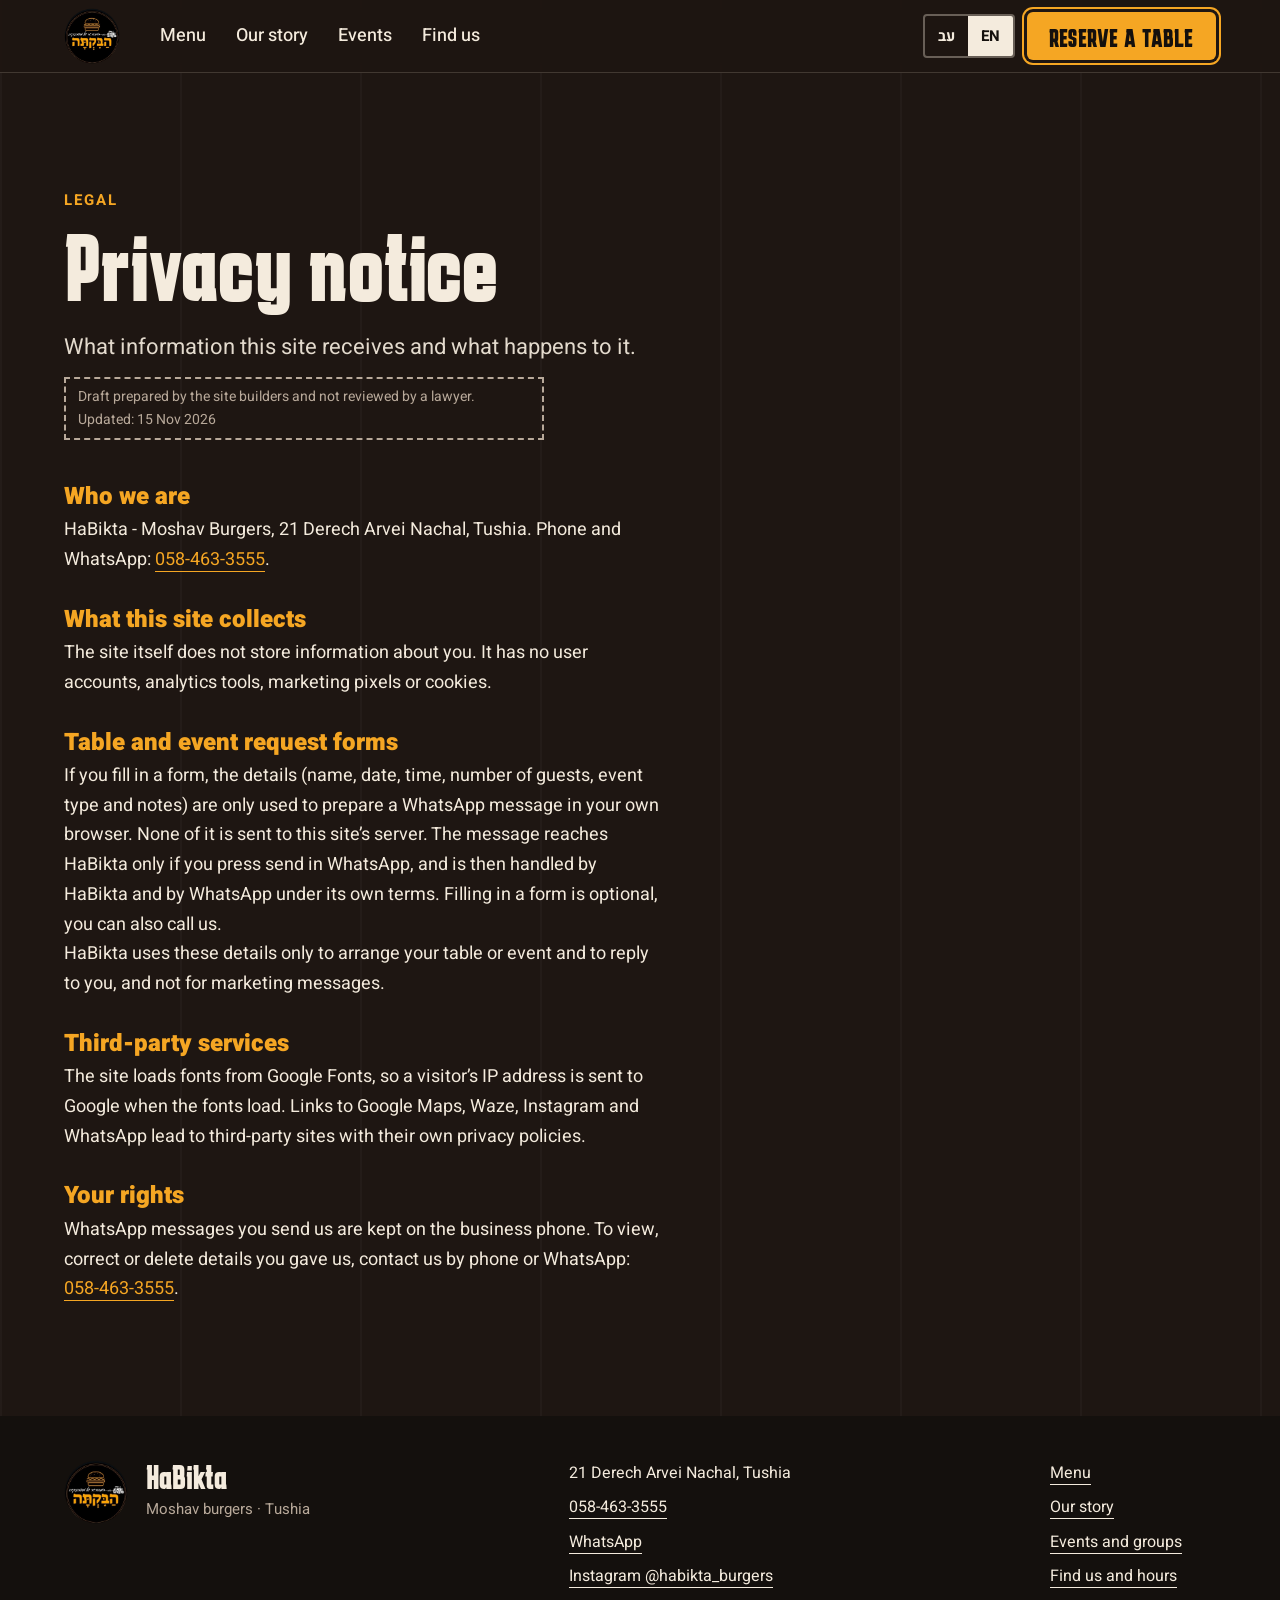
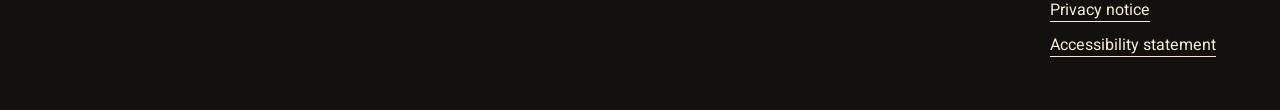
<file: en/privacy.html>
<!doctype html>
<html lang="en" dir="ltr" class="">
<head>
<meta charset="utf-8">
<meta name="viewport" content="width=device-width,initial-scale=1"><meta name="robots" content="noindex,nofollow">
<title>Privacy notice | HaBikta</title>
<meta name="description" content="What information the HaBikta site receives and what happens to it.">
<meta name="theme-color" content="#1E1612">
<meta property="og:type" content="restaurant.restaurant"><meta property="og:title" content="Privacy notice | HaBikta"><meta property="og:description" content="What information the HaBikta site receives and what happens to it.">
<meta property="og:locale" content="en_US"><meta property="og:site_name" content="HaBikta - Moshav Burgers">

<link rel="icon" type="image/png" href="../assets/img/favicon.png">
<link rel="apple-touch-icon" href="../assets/img/icon-192.png">
<link rel="preconnect" href="https://fonts.googleapis.com"><link rel="preconnect" href="https://fonts.gstatic.com" crossorigin>
<link rel="stylesheet" href="https://fonts.googleapis.com/css2?family=Karantina:wght@700&family=Heebo:wght@400;500;700;900&display=swap">
<link rel="stylesheet" href="../assets/css/site.css">
<script type="application/ld+json">{"@context": "https://schema.org", "@type": "Restaurant", "name": "HaBikta - Moshav Burgers", "alternateName": "הבקתה - המבורגר של מושבניקים", "servesCuisine": "Burgers", "priceRange": "₪₪", "telephone": "+972584633555", "address": {"@type": "PostalAddress", "streetAddress": "21 Derech Arvei Nachal", "addressLocality": "Tushia", "postalCode": "8523000", "addressCountry": "IL"}, "openingHoursSpecification": [{"@type": "OpeningHoursSpecification", "dayOfWeek": "Sunday", "opens": "19:30", "closes": "23:30"}, {"@type": "OpeningHoursSpecification", "dayOfWeek": "Monday", "opens": "19:30", "closes": "23:30"}, {"@type": "OpeningHoursSpecification", "dayOfWeek": "Wednesday", "opens": "19:30", "closes": "23:30"}, {"@type": "OpeningHoursSpecification", "dayOfWeek": "Thursday", "opens": "19:30", "closes": "00:00"}, {"@type": "OpeningHoursSpecification", "dayOfWeek": "Saturday", "opens": "20:30", "closes": "00:30"}], "sameAs": ["https://www.instagram.com/habikta_burgers/"]}</script>
</head>
<body>
<a class="skip" href="#main">Skip to content</a>
<header class="site-header"><div class="wrap bar">
<a class="brand" href="index.html" aria-label="HaBikta, home"><img src="../assets/img/logo.webp" width="56" height="56" alt=""></a>
<button class="nav-toggle" type="button" aria-expanded="false" aria-controls="site-nav"><span class="sr">Navigation menu</span><i></i><i></i><i></i></button>
<nav id="site-nav" class="site-nav" aria-label="Main"><a href="menu.html">Menu</a><a href="story.html">Our story</a><a href="events.html">Events</a><a href="visit.html">Find us</a></nav>
<div class="bar__end"><div class="lang" role="group" aria-label="Language"><a href="../privacy.html" lang="he" hreflang="he">עב</a><a href="privacy.html" lang="en" hreflang="en" aria-current="true">EN</a></div>
<a class="btn btn--sm" href="index.html#reserve">Reserve a table</a></div>
</div></header>
<main id="main"><section class="wrap section"><article class="prose">
<span class="eyebrow">Legal</span><h1>Privacy notice</h1>
<p class="lead">What information this site receives and what happens to it.</p>
<p class="legal-note">Draft prepared by the site builders and not reviewed by a lawyer. Updated: 15 Nov 2026</p>
<h2>Who we are</h2><p>HaBikta - Moshav Burgers, 21 Derech Arvei Nachal, Tushia. Phone and WhatsApp: <a href="tel:+972584633555" dir="ltr">058-463-3555</a>.</p><h2>What this site collects</h2><p>The site itself does not store information about you. It has no user accounts, analytics tools, marketing pixels or cookies.</p><h2>Table and event request forms</h2><p>If you fill in a form, the details (name, date, time, number of guests, event type and notes) are only used to prepare a WhatsApp message in your own browser. None of it is sent to this site’s server. The message reaches HaBikta only if you press send in WhatsApp, and is then handled by HaBikta and by WhatsApp under its own terms. Filling in a form is optional, you can also call us.</p><p>HaBikta uses these details only to arrange your table or event and to reply to you, and not for marketing messages.</p><h2>Third-party services</h2><p>The site loads fonts from Google Fonts, so a visitor’s IP address is sent to Google when the fonts load. Links to Google Maps, Waze, Instagram and WhatsApp lead to third-party sites with their own privacy policies.</p><h2>Your rights</h2><p>WhatsApp messages you send us are kept on the business phone. To view, correct or delete details you gave us, contact us by phone or WhatsApp: <a href="tel:+972584633555" dir="ltr">058-463-3555</a>.</p></article></section></main>
<footer class="site-footer"><div class="wrap foot">
<div class="brandline"><img src="../assets/img/logo.webp" width="64" height="64" alt=""><div><b>HaBikta</b><span>Moshav burgers · Tushia</span></div></div>
<ul><li>21 Derech Arvei Nachal, Tushia</li><li><a href="tel:+972584633555" dir="ltr">058-463-3555</a></li>
<li><a href="https://wa.me/972584633555" rel="noopener">WhatsApp</a></li>
<li><a href="https://www.instagram.com/habikta_burgers/" rel="noopener">Instagram <span dir="ltr">@habikta_burgers</span></a></li></ul>
<ul><li><a href="menu.html">Menu</a></li><li><a href="story.html">Our story</a></li><li><a href="events.html">Events and groups</a></li><li><a href="visit.html">Find us and hours</a></li><li><a href="privacy.html">Privacy notice</a></li><li><a href="accessibility.html">Accessibility statement</a></li></ul>
</div></footer>
<div class="mbar"><a class="btn" href="index.html#reserve">Reserve a table</a><a class="btn btn--ghost" href="tel:+972584633555">Call</a></div>
<script>window.HABAKTA={"phoneIntl": "972584633555"};</script>
<script src="../assets/js/site.js" defer></script>
</body>
</html>
</file>
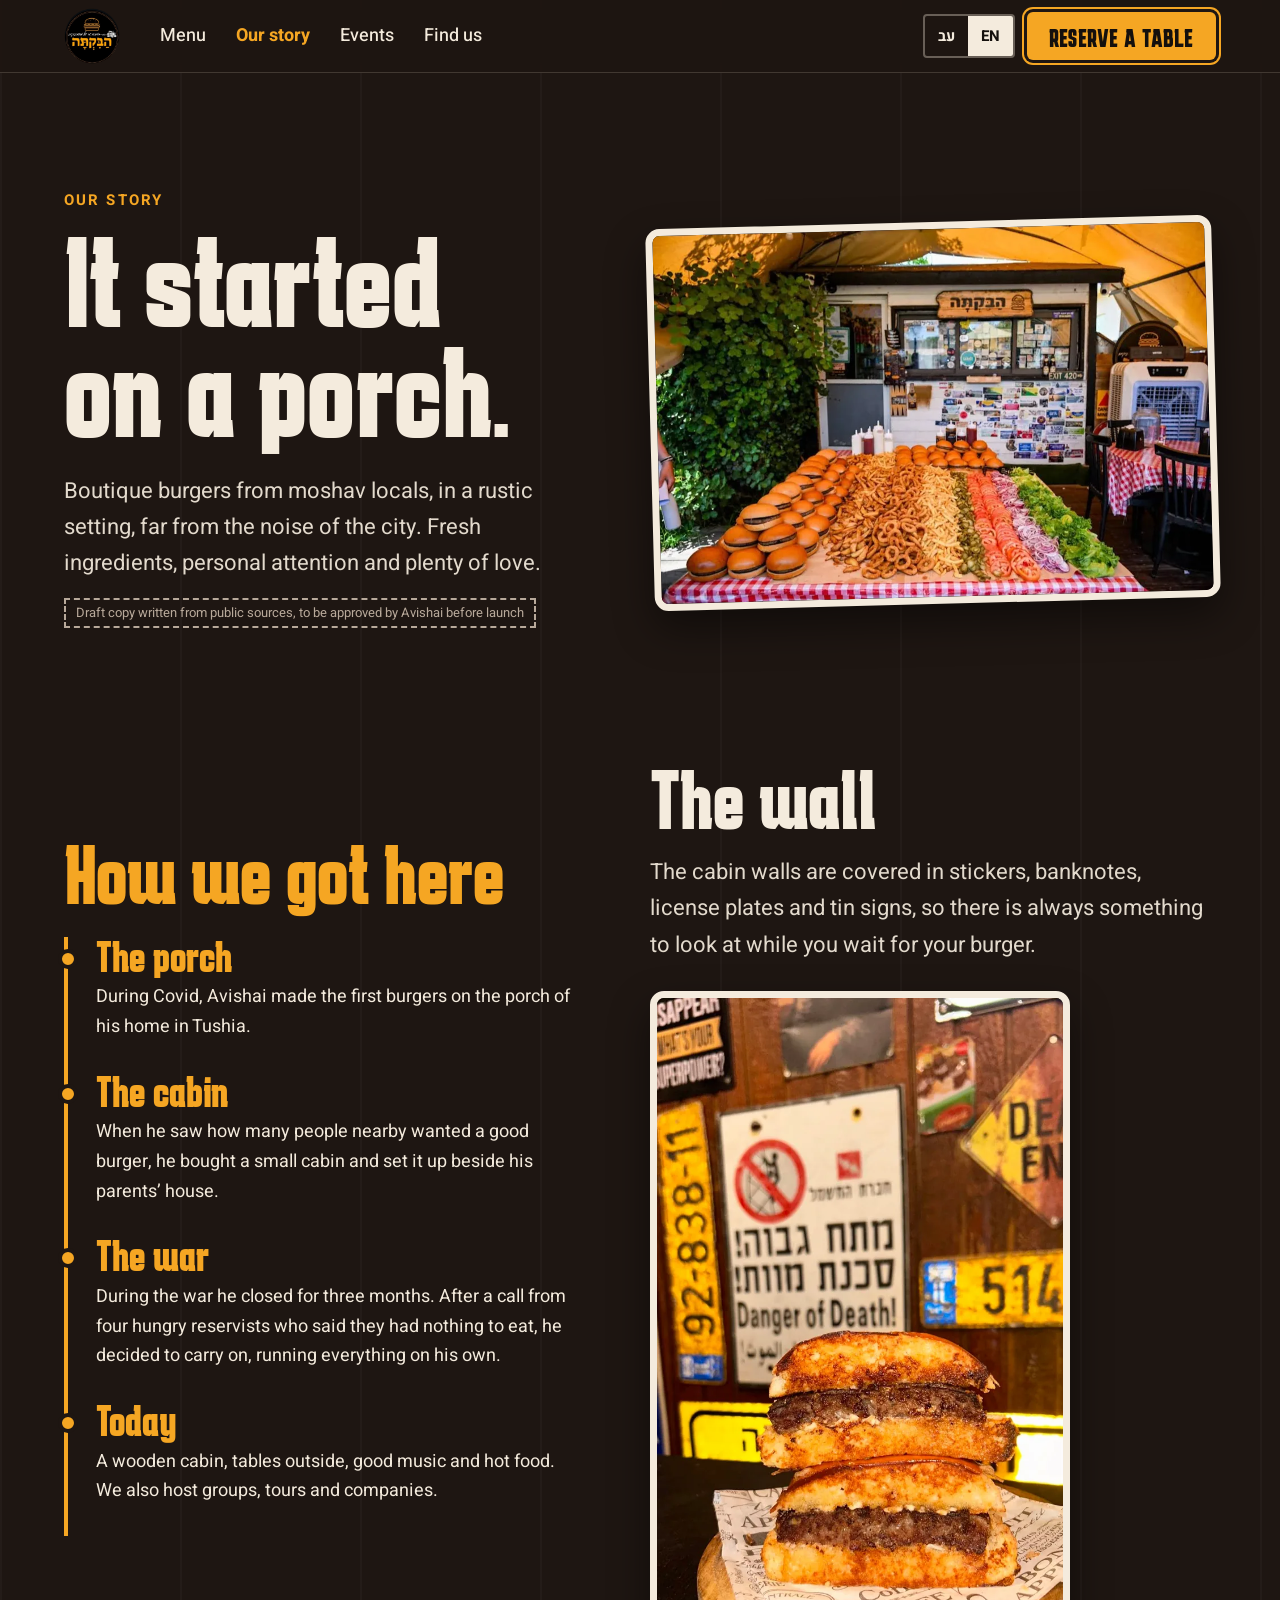
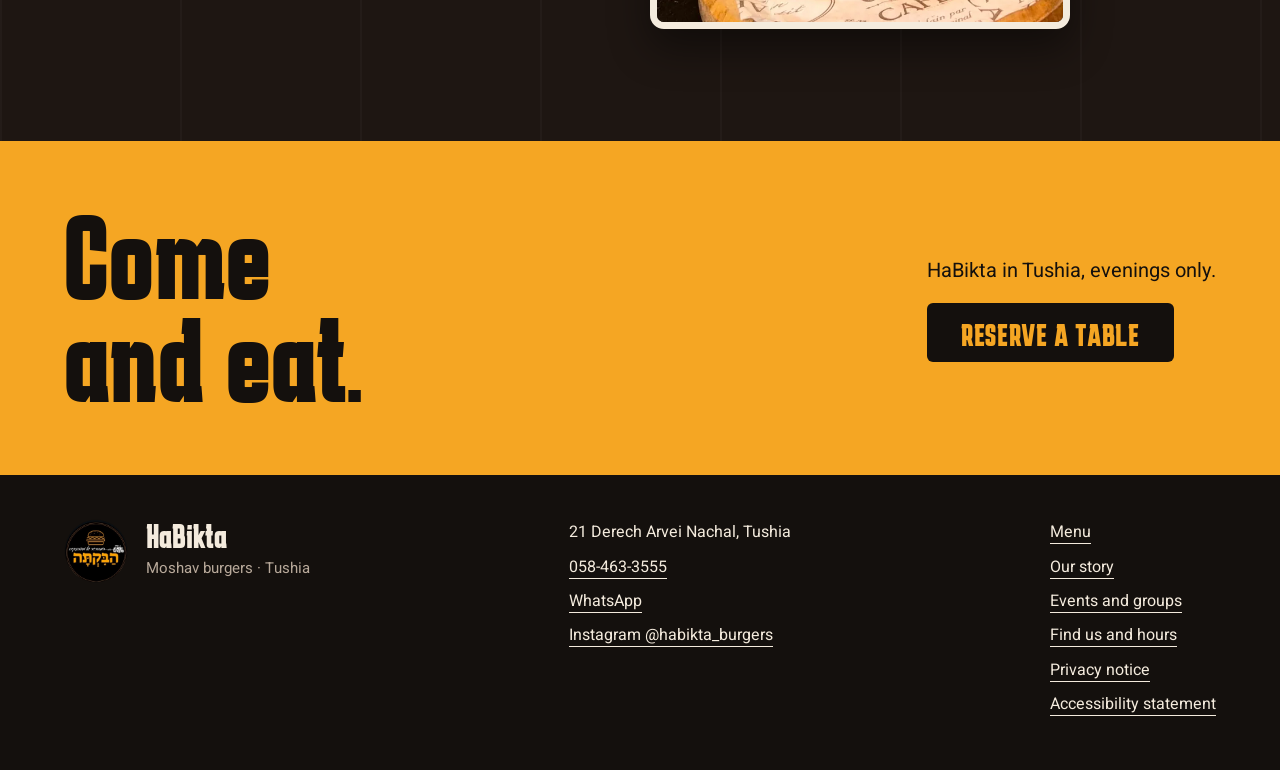
<file: en/story.html>
<!doctype html>
<html lang="en" dir="ltr" class="">
<head>
<meta charset="utf-8">
<meta name="viewport" content="width=device-width,initial-scale=1"><meta name="robots" content="noindex,nofollow">
<title>Our story | HaBikta, moshav burgers</title>
<meta name="description" content="How it all started on a porch in Tushia, how HaBikta was born, and what it is today.">
<meta name="theme-color" content="#1E1612">
<meta property="og:type" content="restaurant.restaurant"><meta property="og:title" content="Our story | HaBikta, moshav burgers"><meta property="og:description" content="How it all started on a porch in Tushia, how HaBikta was born, and what it is today.">
<meta property="og:locale" content="en_US"><meta property="og:site_name" content="HaBikta - Moshav Burgers">

<link rel="icon" type="image/png" href="../assets/img/favicon.png">
<link rel="apple-touch-icon" href="../assets/img/icon-192.png">
<link rel="preconnect" href="https://fonts.googleapis.com"><link rel="preconnect" href="https://fonts.gstatic.com" crossorigin>
<link rel="stylesheet" href="https://fonts.googleapis.com/css2?family=Karantina:wght@700&family=Heebo:wght@400;500;700;900&display=swap">
<link rel="stylesheet" href="../assets/css/site.css">
<script type="application/ld+json">{"@context": "https://schema.org", "@type": "Restaurant", "name": "HaBikta - Moshav Burgers", "alternateName": "הבקתה - המבורגר של מושבניקים", "servesCuisine": "Burgers", "priceRange": "₪₪", "telephone": "+972584633555", "address": {"@type": "PostalAddress", "streetAddress": "21 Derech Arvei Nachal", "addressLocality": "Tushia", "postalCode": "8523000", "addressCountry": "IL"}, "openingHoursSpecification": [{"@type": "OpeningHoursSpecification", "dayOfWeek": "Sunday", "opens": "19:30", "closes": "23:30"}, {"@type": "OpeningHoursSpecification", "dayOfWeek": "Monday", "opens": "19:30", "closes": "23:30"}, {"@type": "OpeningHoursSpecification", "dayOfWeek": "Wednesday", "opens": "19:30", "closes": "23:30"}, {"@type": "OpeningHoursSpecification", "dayOfWeek": "Thursday", "opens": "19:30", "closes": "00:00"}, {"@type": "OpeningHoursSpecification", "dayOfWeek": "Saturday", "opens": "20:30", "closes": "00:30"}], "sameAs": ["https://www.instagram.com/habikta_burgers/"]}</script>
</head>
<body>
<a class="skip" href="#main">Skip to content</a>
<header class="site-header"><div class="wrap bar">
<a class="brand" href="index.html" aria-label="HaBikta, home"><img src="../assets/img/logo.webp" width="56" height="56" alt=""></a>
<button class="nav-toggle" type="button" aria-expanded="false" aria-controls="site-nav"><span class="sr">Navigation menu</span><i></i><i></i><i></i></button>
<nav id="site-nav" class="site-nav" aria-label="Main"><a href="menu.html">Menu</a><a href="story.html" aria-current="page">Our story</a><a href="events.html">Events</a><a href="visit.html">Find us</a></nav>
<div class="bar__end"><div class="lang" role="group" aria-label="Language"><a href="../story.html" lang="he" hreflang="he">עב</a><a href="story.html" lang="en" hreflang="en" aria-current="true">EN</a></div>
<a class="btn btn--sm" href="index.html#reserve">Reserve a table</a></div>
</div></header>
<main id="main">
<section class="wrap section story" aria-labelledby="h-story-title"><div><span class="eyebrow">Our story</span>
<h1 class="big-h" id="h-story-title">It started<br>on a porch.</h1>
<p class="lead">Boutique burgers from moshav locals, in a rustic setting, far from the noise of the city. Fresh ingredients, personal attention and plenty of love.</p>
<p class="draft">Draft copy written from public sources, to be approved by Avishai before launch</p></div>
<img class="photo photo--flat" style="--r:1.5deg" src="../assets/img/tent-cabin.webp" width="900" height="600" alt="The wooden HaBikta cabin under a yellow tent"></section>
<section class="section" style="padding-top:0" aria-labelledby="h-timeline"><div class="wrap story">
<div><h2 id="h-timeline" style="font-size:clamp(56px,8vw,84px);color:var(--amber)">How we got here</h2>
<ol class="timeline" style="list-style:none">
<li class="reveal"><h3>The porch</h3><p>During Covid, Avishai made the first burgers on the porch of his home in Tushia.</p></li>
<li class="reveal"><h3>The cabin</h3><p>When he saw how many people nearby wanted a good burger, he bought a small cabin and set it up beside his parents’ house.</p></li>
<li class="reveal"><h3>The war</h3><p>During the war he closed for three months. After a call from four hungry reservists who said they had nothing to eat, he decided to carry on, running everything on his own.</p></li>
<li class="reveal"><h3>Today</h3><p>A wooden cabin, tables outside, good music and hot food. We also host groups, tours and companies.</p></li>
</ol></div>
<div><h2 style="font-size:clamp(56px,8vw,84px);margin-bottom:18px">The wall</h2>
<p class="lead">The cabin walls are covered in stickers, banknotes, license plates and tin signs, so there is always something to look at while you wait for your burger.</p>
<img class="photo photo--flat reveal" style="max-width:420px;margin-top:28px;--r:2deg" src="../assets/img/stack-signs.webp" width="716" height="1100" alt="A burger on a wooden board in front of a wall of tin signs and license plates" loading="lazy" decoding="async"></div></div></section>
<section class="cta-band" aria-labelledby="h-cta"><div class="wrap"><h2 id="h-cta">Come<br>and eat.</h2><div><p>HaBikta in Tushia, evenings only.</p><a class="btn btn--ink" href="index.html#reserve">Reserve a table</a></div></div></section>
</main>
<footer class="site-footer"><div class="wrap foot">
<div class="brandline"><img src="../assets/img/logo.webp" width="64" height="64" alt=""><div><b>HaBikta</b><span>Moshav burgers · Tushia</span></div></div>
<ul><li>21 Derech Arvei Nachal, Tushia</li><li><a href="tel:+972584633555" dir="ltr">058-463-3555</a></li>
<li><a href="https://wa.me/972584633555" rel="noopener">WhatsApp</a></li>
<li><a href="https://www.instagram.com/habikta_burgers/" rel="noopener">Instagram <span dir="ltr">@habikta_burgers</span></a></li></ul>
<ul><li><a href="menu.html">Menu</a></li><li><a href="story.html">Our story</a></li><li><a href="events.html">Events and groups</a></li><li><a href="visit.html">Find us and hours</a></li><li><a href="privacy.html">Privacy notice</a></li><li><a href="accessibility.html">Accessibility statement</a></li></ul>
</div></footer>
<div class="mbar"><a class="btn" href="index.html#reserve">Reserve a table</a><a class="btn btn--ghost" href="tel:+972584633555">Call</a></div>
<script>window.HABAKTA={"phoneIntl": "972584633555"};</script>
<script src="../assets/js/site.js" defer></script>
</body>
</html>
</file>
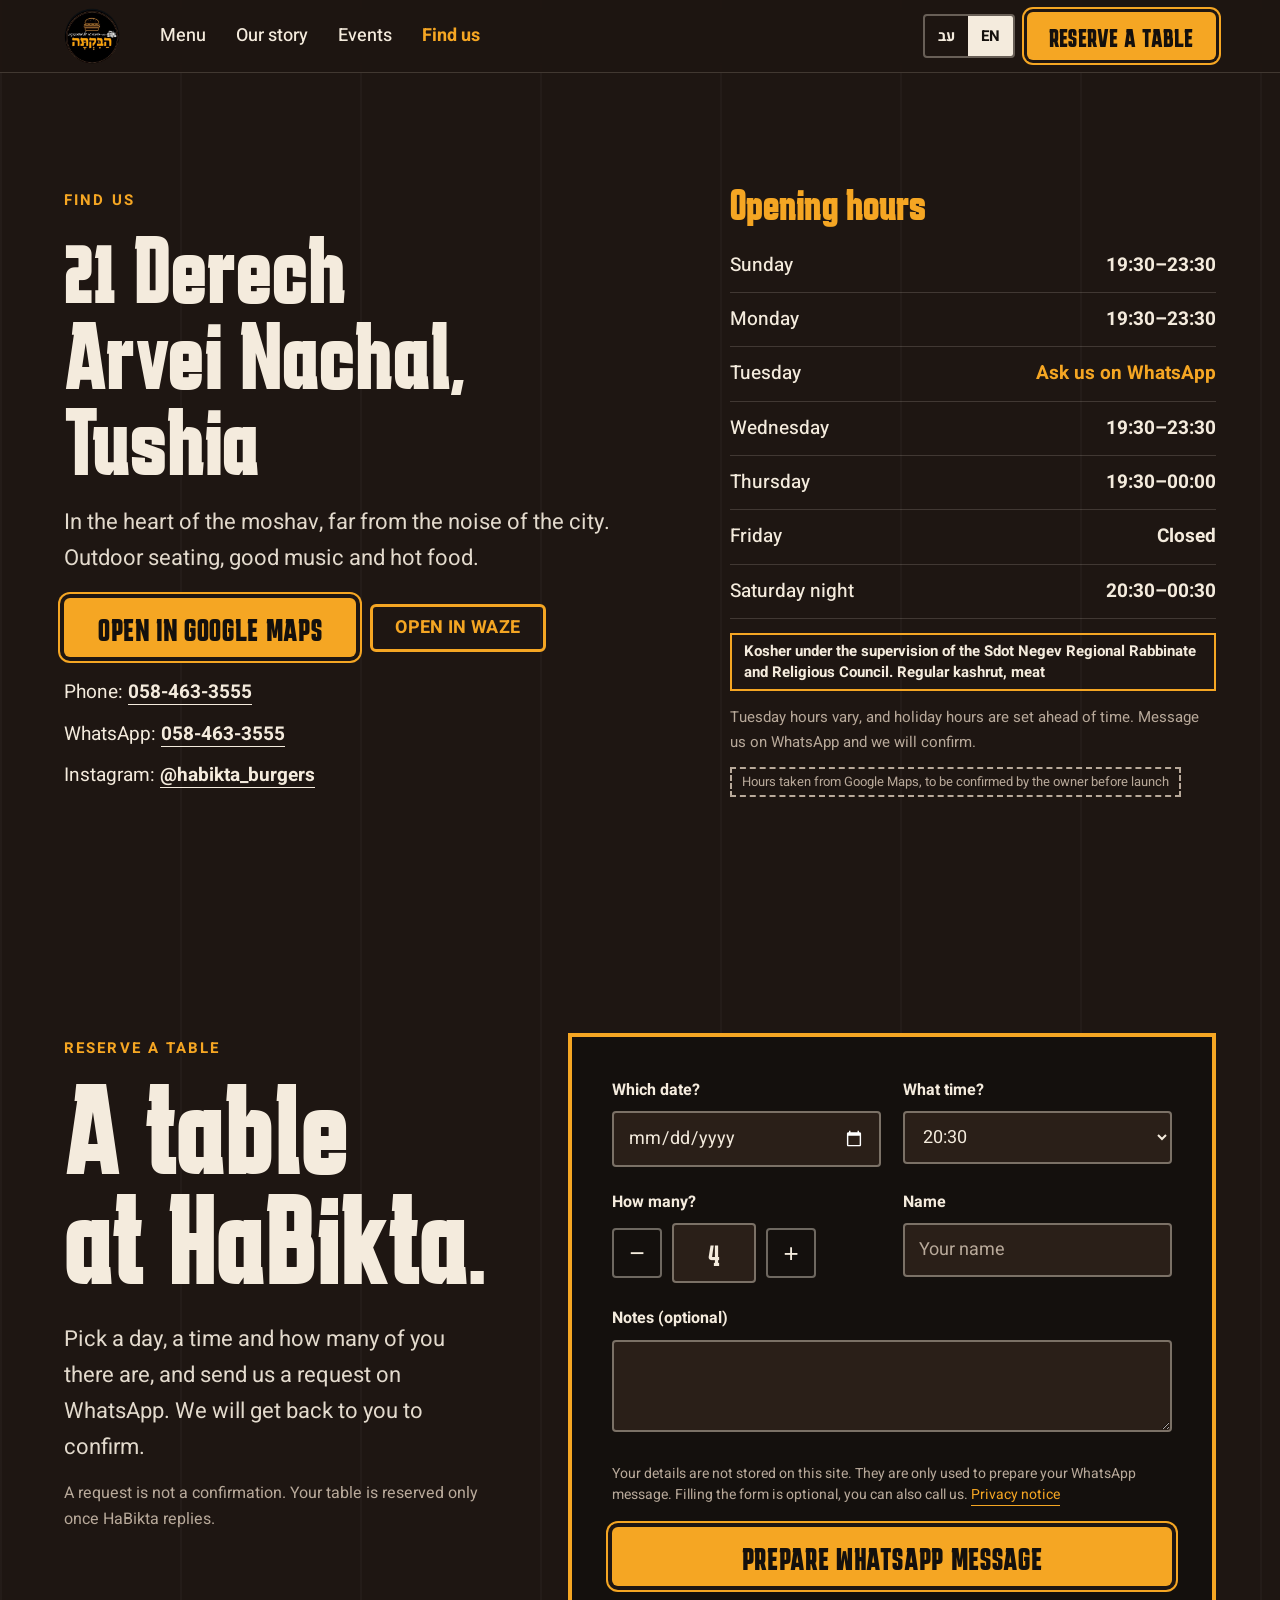
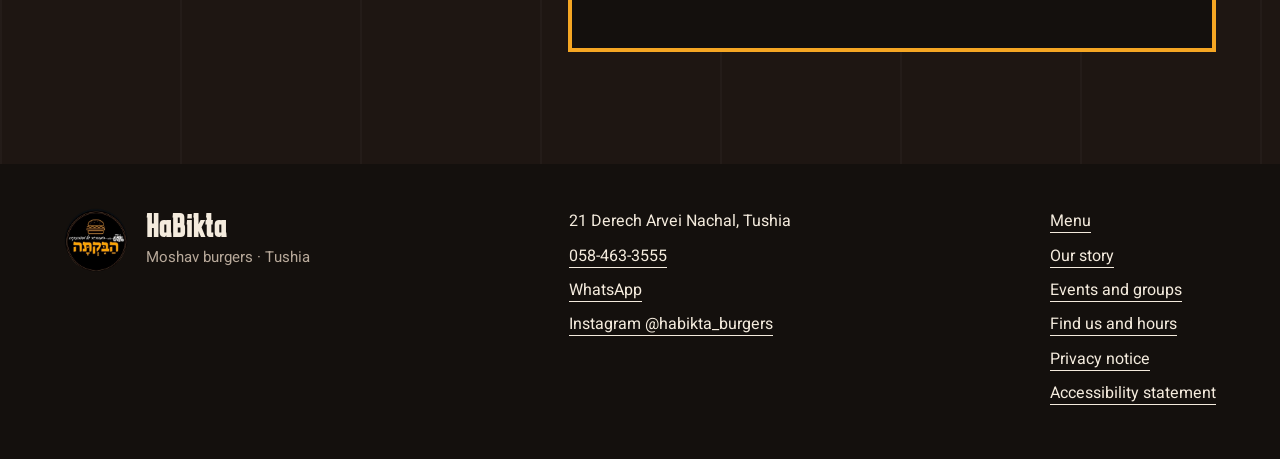
<file: en/visit.html>
<!doctype html>
<html lang="en" dir="ltr" class="">
<head>
<meta charset="utf-8">
<meta name="viewport" content="width=device-width,initial-scale=1"><meta name="robots" content="noindex,nofollow">
<title>Find us and opening hours | HaBikta, moshav burgers</title>
<meta name="description" content="Derech Arvei Nachal 21, Tushia. Opening hours, directions in Google Maps and Waze, and table requests on WhatsApp.">
<meta name="theme-color" content="#1E1612">
<meta property="og:type" content="restaurant.restaurant"><meta property="og:title" content="Find us and opening hours | HaBikta, moshav burgers"><meta property="og:description" content="Derech Arvei Nachal 21, Tushia. Opening hours, directions in Google Maps and Waze, and table requests on WhatsApp.">
<meta property="og:locale" content="en_US"><meta property="og:site_name" content="HaBikta - Moshav Burgers">

<link rel="icon" type="image/png" href="../assets/img/favicon.png">
<link rel="apple-touch-icon" href="../assets/img/icon-192.png">
<link rel="preconnect" href="https://fonts.googleapis.com"><link rel="preconnect" href="https://fonts.gstatic.com" crossorigin>
<link rel="stylesheet" href="https://fonts.googleapis.com/css2?family=Karantina:wght@700&family=Heebo:wght@400;500;700;900&display=swap">
<link rel="stylesheet" href="../assets/css/site.css">
<script type="application/ld+json">{"@context": "https://schema.org", "@type": "Restaurant", "name": "HaBikta - Moshav Burgers", "alternateName": "הבקתה - המבורגר של מושבניקים", "servesCuisine": "Burgers", "priceRange": "₪₪", "telephone": "+972584633555", "address": {"@type": "PostalAddress", "streetAddress": "21 Derech Arvei Nachal", "addressLocality": "Tushia", "postalCode": "8523000", "addressCountry": "IL"}, "openingHoursSpecification": [{"@type": "OpeningHoursSpecification", "dayOfWeek": "Sunday", "opens": "19:30", "closes": "23:30"}, {"@type": "OpeningHoursSpecification", "dayOfWeek": "Monday", "opens": "19:30", "closes": "23:30"}, {"@type": "OpeningHoursSpecification", "dayOfWeek": "Wednesday", "opens": "19:30", "closes": "23:30"}, {"@type": "OpeningHoursSpecification", "dayOfWeek": "Thursday", "opens": "19:30", "closes": "00:00"}, {"@type": "OpeningHoursSpecification", "dayOfWeek": "Saturday", "opens": "20:30", "closes": "00:30"}], "sameAs": ["https://www.instagram.com/habikta_burgers/"]}</script>
</head>
<body>
<a class="skip" href="#main">Skip to content</a>
<header class="site-header"><div class="wrap bar">
<a class="brand" href="index.html" aria-label="HaBikta, home"><img src="../assets/img/logo.webp" width="56" height="56" alt=""></a>
<button class="nav-toggle" type="button" aria-expanded="false" aria-controls="site-nav"><span class="sr">Navigation menu</span><i></i><i></i><i></i></button>
<nav id="site-nav" class="site-nav" aria-label="Main"><a href="menu.html">Menu</a><a href="story.html">Our story</a><a href="events.html">Events</a><a href="visit.html" aria-current="page">Find us</a></nav>
<div class="bar__end"><div class="lang" role="group" aria-label="Language"><a href="../visit.html" lang="he" hreflang="he">עב</a><a href="visit.html" lang="en" hreflang="en" aria-current="true">EN</a></div>
<a class="btn btn--sm" href="#reserve">Reserve a table</a></div>
</div></header>
<main id="main">
<section class="wrap section" aria-labelledby="h-visit-title"><div class="visit">
<div><span class="eyebrow">Find us</span>
<h1 class="addr" id="h-visit-title" style="margin-top:12px">21 Derech Arvei Nachal,<br>Tushia</h1>
<p class="lead">In the heart of the moshav, far from the noise of the city. Outdoor seating, good music and hot food.</p>
<div class="actions"><a class="btn" href="https://www.google.com/maps/place/%D7%94%D7%91%D7%A7%D7%AA%D7%94+-+%D7%94%D7%9E%D7%91%D7%95%D7%A8%D7%92%D7%A8+%D7%A9%D7%9C+%D7%9E%D7%95%D7%A9%D7%91%D7%A0%D7%99%D7%A7%D7%99%D7%9D+%F0%9F%9A%9C,+%D7%93%D7%A8%D7%9A+%D7%A2%D7%A8%D7%91%D7%99+%D7%A0%D7%97%D7%9C+21,+%D7%AA%D7%95%D7%A9%D7%99%D7%94,+8523000/data=!4m2!3m1!1s0x15027f7fe4c54b13:0xb6a0a3fbd94f4810" rel="noopener" target="_blank">Open in Google Maps</a><a class="btn btn--outline" href="https://waze.com/ul?q=%D7%93%D7%A8%D7%9A%20%D7%A2%D7%A8%D7%91%D7%99%20%D7%A0%D7%97%D7%9C%2021%20%D7%AA%D7%95%D7%A9%D7%99%D7%94&navigate=yes" rel="noopener" target="_blank">Open in Waze</a></div>
<div class="contact-list"><div>Phone: <a href="tel:+972584633555" dir="ltr">058-463-3555</a></div>
<div>WhatsApp: <a href="https://wa.me/972584633555" rel="noopener" target="_blank" dir="ltr">058-463-3555</a></div>
<div>Instagram: <a href="https://www.instagram.com/habikta_burgers/" rel="noopener" target="_blank" dir="ltr">@habikta_burgers</a></div></div></div>
<div><h2 style="font-size:44px;color:var(--amber);margin-bottom:14px">Opening hours</h2><table class="hours"><caption class="sr">Opening hours</caption><tbody><tr><th scope="row">Sunday</th><td><span dir="ltr">19:30–23:30</span></td></tr><tr><th scope="row">Monday</th><td><span dir="ltr">19:30–23:30</span></td></tr><tr class="is-ask"><th scope="row">Tuesday</th><td>Ask us on WhatsApp</td></tr><tr><th scope="row">Wednesday</th><td><span dir="ltr">19:30–23:30</span></td></tr><tr><th scope="row">Thursday</th><td><span dir="ltr">19:30–00:00</span></td></tr><tr><th scope="row">Friday</th><td>Closed</td></tr><tr><th scope="row">Saturday night</th><td><span dir="ltr">20:30–00:30</span></td></tr></tbody></table>
<p class="kosher" data-until="2027-04-21">Kosher under the supervision of the Sdot Negev Regional Rabbinate and Religious Council. Regular kashrut, meat</p><p class="muted" style="font-size:15px;margin-top:14px">Tuesday hours vary, and holiday hours are set ahead of time. Message us on WhatsApp and we will confirm.</p>
<p class="draft">Hours taken from Google Maps, to be confirmed by the owner before launch</p></div></div></section>
<section class="section" id="reserve" aria-labelledby="h-reserve"><div class="wrap split">
<div class="reveal"><span class="eyebrow">Reserve a table</span>
<h2 class="big-h" id="h-reserve">A table<br>at HaBikta.</h2>
<p class="lead">Pick a day, a time and how many of you there are, and send us a request on WhatsApp. We will get back to you to confirm.</p>
<p class="muted" style="margin-top:14px;font-size:16px">A request is not a confirmation. Your table is reserved only once HaBikta replies.</p></div>
<form class="panel form reveal" data-kind="reserve" novalidate>
<div class="row row--2"><div class="field"><label for="r-date">Which date?</label><input class="input" type="date" id="r-date" name="date" required></div>
<div class="field"><label for="r-time">What time?</label><select class="input" id="r-time" name="time"><option value="19:30">19:30</option><option value="20:00">20:00</option><option value="20:30" selected>20:30</option><option value="21:00">21:00</option><option value="21:30">21:30</option><option value="22:00">22:00</option><option value="22:30">22:30</option><option value="23:00">23:00</option></select></div></div>
<div class="row row--2"><div class="field"><span class="label" id="r-guests-l">How many?</span>
<div class="stepper"><button type="button" data-step="-1" data-target="r-guests" aria-label="Fewer guests">−</button>
<input class="input" type="number" id="r-guests" name="guests" min="1" max="40" value="4" inputmode="numeric" aria-labelledby="r-guests-l">
<button type="button" data-step="1" data-target="r-guests" aria-label="More guests">+</button></div></div>
<div class="field"><label for="r-name">Name</label><input class="input" type="text" id="r-name" name="name" autocomplete="name" required placeholder="Your name"></div></div>
<div class="field"><label for="r-notes">Notes (optional)</label><textarea class="input" id="r-notes" name="notes" rows="2"></textarea></div>
<p class="muted formnote">Your details are not stored on this site. They are only used to prepare your WhatsApp message. Filling the form is optional, you can also call us. <a href="privacy.html">Privacy notice</a></p>
<button class="btn" type="submit">Prepare WhatsApp message</button>
<div class="form-status" role="status" aria-live="polite"></div>
<div class="result"><p>The message that will be sent:</p><p class="msg"></p><a class="btn" href="#" target="_blank" rel="noopener">Open WhatsApp</a></div>
</form></div></section>
</main>
<footer class="site-footer"><div class="wrap foot">
<div class="brandline"><img src="../assets/img/logo.webp" width="64" height="64" alt=""><div><b>HaBikta</b><span>Moshav burgers · Tushia</span></div></div>
<ul><li>21 Derech Arvei Nachal, Tushia</li><li><a href="tel:+972584633555" dir="ltr">058-463-3555</a></li>
<li><a href="https://wa.me/972584633555" rel="noopener">WhatsApp</a></li>
<li><a href="https://www.instagram.com/habikta_burgers/" rel="noopener">Instagram <span dir="ltr">@habikta_burgers</span></a></li></ul>
<ul><li><a href="menu.html">Menu</a></li><li><a href="story.html">Our story</a></li><li><a href="events.html">Events and groups</a></li><li><a href="visit.html">Find us and hours</a></li><li><a href="privacy.html">Privacy notice</a></li><li><a href="accessibility.html">Accessibility statement</a></li></ul>
</div></footer>
<div class="mbar"><a class="btn" href="#reserve">Reserve a table</a><a class="btn btn--ghost" href="tel:+972584633555">Call</a></div>
<script>window.HABAKTA={"phoneIntl": "972584633555"};</script>
<script src="../assets/js/site.js" defer></script>
</body>
</html>
</file>
<file: assets/css/site.css>
/* HaBikta, direction A "The Wall". Logical properties throughout so one stylesheet serves RTL and LTR. */
:root{
  --wood:#1E1612;--wood-2:#2A1F18;--ink:#14100D;
  --amber:#F5A623;--cream:#F4EBDD;--red:#C8302B;
  --muted:#B8A99A;--muted-dark:#5B4A3D;--line:rgba(244,235,221,.16);
  --f-display:'Karantina','Heebo',system-ui,sans-serif;
  --f-body:'Heebo',system-ui,-apple-system,'Segoe UI',sans-serif;
  --gutter:clamp(20px,5vw,64px);--max:1312px;--header-h:72px;
  --shadow:0 18px 40px rgba(0,0,0,.45);
  color-scheme:dark;
}
*,*::before,*::after{box-sizing:border-box}
html{scroll-behavior:smooth;-webkit-text-size-adjust:100%}
body{margin:0;background-color:var(--wood);
  background-image:repeating-linear-gradient(90deg,rgba(255,255,255,.028) 0,rgba(255,255,255,.028) 2px,transparent 2px,transparent 180px);
  color:var(--cream);font-family:var(--f-body);font-size:18px;line-height:1.65;overflow-x:hidden}
[dir=rtl]{--s:1}[dir=ltr]{--s:-1}
img{max-width:100%;height:auto}
a{color:inherit;text-underline-offset:6px}
h1,h2,h3{font-family:var(--f-display);font-weight:700;margin:0;line-height:.9;text-wrap:balance}
p{margin:0}
ul{margin:0;padding:0;list-style:none}
:focus-visible{outline:3px solid var(--amber);outline-offset:3px}
.sr{position:absolute;width:1px;height:1px;overflow:hidden;clip:rect(0 0 0 0);white-space:nowrap}
.skip{position:absolute;inset-inline-start:12px;top:-60px;z-index:100;background:var(--amber);color:var(--ink);padding:10px 16px;font-weight:700;border-radius:4px}
.skip:focus{top:12px}
.wrap{max-width:var(--max);margin:0 auto;padding-inline:var(--gutter)}
.section{padding-block:clamp(56px,9vw,112px)}
.eyebrow{display:inline-block;font-weight:700;font-size:15px;letter-spacing:.14em;color:var(--amber)}
[dir=ltr] .eyebrow{text-transform:uppercase}
.lead{font-size:clamp(18px,2vw,22px);line-height:1.65;max-width:30em;color:rgba(244,235,221,.92)}
.muted{color:var(--muted)}
.accent{color:var(--amber)}
.draft{display:inline-block;border:2px dashed var(--muted);color:var(--muted);font-size:13px;line-height:1.4;padding:4px 10px;margin-block:12px}
.no-drafts .draft{display:none}

/* Buttons: amber "sign plates" */
.btn{display:inline-flex;align-items:center;justify-content:center;gap:10px;min-height:48px;text-decoration:none;cursor:pointer;border:0;
  background:var(--amber);color:var(--ink);font-family:var(--f-display);font-weight:700;font-size:32px;line-height:1;
  padding:16px 34px 11px;border-radius:6px;box-shadow:0 0 0 4px var(--wood),0 0 0 6px var(--amber);transition:transform .18s ease}
[dir=ltr] .btn{text-transform:uppercase;letter-spacing:.02em}
.btn:hover{transform:translateY(-3px) rotate(-1deg)}
.btn--sm{font-size:26px;padding:11px 22px 8px;box-shadow:0 0 0 3px var(--wood),0 0 0 5px var(--amber)}
.btn--ink{background:var(--ink);color:var(--amber);box-shadow:none}
.btn--ghost{background:transparent;color:var(--cream);box-shadow:none;border:2px solid rgba(244,235,221,.5);font-family:var(--f-body);font-size:17px;padding:10px 20px;letter-spacing:0;text-transform:none}
.btn--outline{background:transparent;color:var(--amber);box-shadow:none;border:3px solid var(--amber);font-family:var(--f-body);font-size:18px;padding:10px 22px;letter-spacing:0;text-transform:none}
.link-arrow{font-weight:700;font-size:19px}

/* Header */
.site-header{position:sticky;top:0;z-index:60;background:rgba(30,22,18,.94);-webkit-backdrop-filter:blur(8px);backdrop-filter:blur(8px);border-bottom:1px solid var(--line)}
.bar{display:flex;align-items:center;gap:16px;min-height:var(--header-h)}
.brand{display:block;flex:none;line-height:0}
.brand img{width:56px;height:56px}
.nav-toggle{margin-inline-start:auto;width:48px;height:48px;border:0;background:transparent;cursor:pointer;display:flex;flex-direction:column;align-items:center;justify-content:center;gap:6px;color:var(--cream)}
.nav-toggle i{display:block;width:26px;height:3px;background:currentColor;transition:transform .2s ease,opacity .2s ease}
.nav-toggle[aria-expanded=true] i:nth-child(2){opacity:0}
.nav-toggle[aria-expanded=true] i:nth-child(1){transform:translateY(9px) rotate(45deg)}
.nav-toggle[aria-expanded=true] i:nth-child(3){transform:translateY(-9px) rotate(-45deg)}
.site-nav{position:absolute;inset-inline:0;top:100%;display:none;flex-direction:column;background:var(--ink);border-bottom:3px solid var(--amber);padding:8px var(--gutter) 20px}
.site-nav.is-open{display:flex}
.site-nav a{text-decoration:none;font-weight:500;font-size:20px;padding:14px 0;border-bottom:1px solid var(--line);min-height:48px}
.site-nav a[aria-current=page]{color:var(--amber);font-weight:700}
.bar__end{display:flex;align-items:center;gap:12px}
.bar__end .btn{display:none}
.lang{display:flex;border:2px solid rgba(244,235,221,.35);border-radius:4px;overflow:hidden;font-weight:700;font-size:15px}
.lang a{text-decoration:none;padding:8px 13px;min-height:40px;display:flex;align-items:center}
.lang a[aria-current=true]{background:var(--cream);color:var(--ink)}

/* Mobile action bar */
.mbar{position:fixed;inset-inline:0;bottom:0;z-index:55;display:flex;gap:10px;padding:10px 16px calc(12px + env(safe-area-inset-bottom));background:var(--ink);border-top:3px solid var(--amber)}
.mbar .btn{flex:2;font-size:28px;box-shadow:none;padding-top:13px}
.mbar .btn--ghost{flex:1;font-size:17px;padding:10px}
body{padding-bottom:84px}

/* Hero */
.hero{display:grid;grid-template-columns:minmax(0,1fr);gap:36px;align-items:center;padding-block:24px clamp(48px,8vw,88px)}
.hero h1{font-size:clamp(64px,18vw,164px);line-height:.86;margin-top:20px}
.hero h1 span{color:var(--amber)}
[dir=ltr] .hero h1{font-size:clamp(64px,18vw,176px);line-height:.84;text-transform:uppercase}
.hero .lead{margin-top:24px}
.hero__cta{display:flex;align-items:center;gap:24px 32px;flex-wrap:wrap;margin-top:32px}
.hero__meta{display:flex;gap:8px 18px;flex-wrap:wrap;margin-top:32px;color:var(--muted);font-size:16px;font-weight:500}
.collage{position:relative;height:clamp(440px,118vw,700px);max-width:560px;width:100%;margin-inline:auto}
.collage .photo{position:absolute}
.collage .p1{width:60%;height:74%;inset-inline-start:7%;top:0;--r:-2.5deg}
.collage .p2{width:52%;height:64%;inset-inline-end:0;top:24%;--r:3deg}
.sticker{position:absolute;top:1%;inset-inline-end:12%;width:clamp(92px,23%,128px);aspect-ratio:1;border-radius:50%;background:var(--amber);color:var(--ink);
  display:flex;align-items:center;justify-content:center;text-align:center;font-family:var(--f-display);font-weight:700;font-size:clamp(26px,6vw,36px);line-height:.95;
  transform:rotate(calc(11deg*var(--s)));box-shadow:0 10px 24px rgba(0,0,0,.4);outline:2px dashed var(--ink);outline-offset:-9px}
[dir=ltr] .sticker{text-transform:uppercase}
.badge{position:absolute;bottom:0;inset-inline-start:0;width:clamp(110px,34%,200px);transform:rotate(calc(-8deg*var(--s)));filter:drop-shadow(0 14px 22px rgba(0,0,0,.55))}
.photo{display:block;object-fit:cover;border:7px solid var(--cream);border-radius:14px;box-shadow:var(--shadow);background:var(--wood-2);
  transform:rotate(calc(var(--r,0deg)*var(--s,1)));transition:transform .25s ease}
.photo:hover{transform:rotate(0) translateY(-6px) scale(1.02)}
.photo--flat{width:100%}

/* Ticker */
.ticker{margin-inline:-40px;transform:rotate(calc(-1.2deg*var(--s)));background:var(--amber);color:var(--ink);overflow:hidden;white-space:nowrap;
  padding:12px 0 8px;font-family:var(--f-display);font-weight:700;font-size:clamp(26px,4vw,36px);line-height:1.1}
[dir=ltr] .ticker{text-transform:uppercase}
.ticker__track{display:flex;width:max-content;animation:tick 48s linear infinite}
[dir=rtl] .ticker__track{animation-name:tick-rtl}
.ticker:hover .ticker__track{animation-play-state:paused}
.ticker__track span{padding-inline:28px}
@keyframes tick{to{transform:translateX(-50%)}}
@keyframes tick-rtl{to{transform:translateX(50%)}}

/* Menu board */
.split{display:grid;gap:48px;align-items:start}
.board{position:relative;background-color:var(--ink);border:4px solid var(--amber);padding:clamp(40px,5vw,52px) clamp(22px,4vw,48px);
  background-image:radial-gradient(circle at 15px 15px,var(--amber) 0 4.5px,transparent 5px),radial-gradient(circle at calc(100% - 15px) 15px,var(--amber) 0 4.5px,transparent 5px),
  radial-gradient(circle at 15px calc(100% - 15px),var(--amber) 0 4.5px,transparent 5px),radial-gradient(circle at calc(100% - 15px) calc(100% - 15px),var(--amber) 0 4.5px,transparent 5px)}
.board h2{font-size:clamp(56px,8vw,84px);color:var(--amber);margin-bottom:22px}
.dishes{display:flex;flex-direction:column;gap:22px}
.dish__row{display:flex;align-items:baseline;gap:12px}
.dish__name{font-weight:700;font-size:clamp(19px,2.2vw,24px);line-height:1.3}
.dish__dots{flex:1;min-width:16px;border-bottom:2px dotted rgba(244,235,221,.3);transform:translateY(-5px)}
.dish__price{font-family:var(--f-display);font-weight:700;font-size:clamp(34px,4vw,44px);line-height:1;color:var(--amber);white-space:nowrap}
.dish__price small{font-size:.55em;margin-inline-start:3px}
.dish__desc{font-size:16px;line-height:1.5;color:var(--muted);margin-top:2px;max-width:36em}
.note{font-size:14px;line-height:1.6;color:var(--muted);margin-top:26px;border-top:1px solid var(--line);padding-top:16px}
.photos-stack{position:relative;height:clamp(420px,100vw,700px);max-width:440px;width:100%;margin-inline:auto}
.photos-stack .a{position:absolute;inset-inline-end:0;top:0;width:90%;height:84%;--r:2deg}
.photos-stack .b{position:absolute;inset-inline-start:0;bottom:0;width:54%;height:41%;--r:-4deg}

/* Story */
.story{display:grid;gap:48px;align-items:center}
.story h2,.big-h{font-size:clamp(72px,14vw,128px);line-height:.86;margin:12px 0 26px}
.story p+p{margin-top:16px}
.story .lead{max-width:28em}

/* Cream band (events) */
.band{background:var(--cream);color:var(--ink);position:relative}
.band .eyebrow{color:var(--red)}
.band .lead{color:var(--ink)}
.band h2{font-size:clamp(64px,11vw,112px);line-height:.88;margin:12px 0 22px}
.gingham{height:28px;background-image:conic-gradient(var(--red) 25%,var(--cream) 0 50%,var(--red) 0 75%,var(--cream) 0);background-size:28px 28px}
.deals{display:flex;gap:16px;flex-wrap:wrap;margin-block:28px 32px}
.deal{flex:1 1 220px;border:3px solid var(--ink);padding:16px 18px;background:rgba(255,255,255,.35)}
.deal b{display:block;font-family:var(--f-display);font-size:34px;line-height:1;font-weight:700}
.deal span{display:block;font-size:16px;margin-top:6px}
.band .photo{border-color:var(--ink);box-shadow:0 22px 44px rgba(20,16,13,.35)}

/* Forms */
.panel{background:var(--ink);border:4px solid var(--amber);padding:clamp(24px,4vw,40px)}
.form{display:grid;gap:22px}
.row{display:grid;gap:22px}
.field label,.field .label{display:block;font-weight:700;font-size:16px;margin-bottom:8px}
.input{width:100%;min-height:50px;font:inherit;font-size:18px;padding:10px 14px;background:var(--wood-2);color:var(--cream);border:2px solid rgba(244,235,221,.4);border-radius:4px}
textarea.input{min-height:92px;resize:vertical}
.input::placeholder{color:var(--muted)}
.input[aria-invalid=true]{border-color:#ff8a80}
.stepper{display:flex;align-items:center;gap:10px}
.stepper .input{width:84px;text-align:center;font-family:var(--f-display);font-size:34px;line-height:1;padding-top:12px;-moz-appearance:textfield}
.stepper .input::-webkit-outer-spin-button,.stepper .input::-webkit-inner-spin-button{-webkit-appearance:none;margin:0}
.stepper button{width:50px;height:50px;border:2px solid rgba(244,235,221,.4);border-radius:4px;background:transparent;color:var(--cream);font-size:26px;line-height:1;cursor:pointer}
.stepper button:hover{border-color:var(--amber);color:var(--amber)}
.hint{font-size:14px;color:var(--muted);margin-top:8px}
.form-status{font-size:16px;line-height:1.55;min-height:0}
.form-status.is-error{color:#ffb4ab;font-weight:700}
.form-status.is-note{color:var(--amber)}
.result{border:2px dashed var(--muted);padding:18px;display:none;gap:12px;flex-direction:column}
.result.is-on{display:flex}
.result p:first-child{color:var(--muted);font-size:15px}
.result .msg{font-size:18px;line-height:1.6}
.result a.btn{align-self:flex-start;font-size:26px;box-shadow:none}

/* Menu page */
.page-title{display:grid;gap:32px;align-items:center;padding-block:24px 28px}
.page-title h1{font-size:clamp(72px,16vw,150px);line-height:.86}
.page-title h1 span{color:var(--amber)}
.pills{position:sticky;top:var(--header-h);z-index:40;background:rgba(30,22,18,.96);border-block:1px solid var(--line)}
.pills ul{display:flex;gap:10px;overflow-x:auto;padding-block:12px;scrollbar-width:none}
.pills ul::-webkit-scrollbar{display:none}
.pills a{display:block;white-space:nowrap;text-decoration:none;font-weight:700;font-size:17px;border:2px solid var(--amber);color:var(--amber);padding:9px 20px;border-radius:4px;min-height:44px}
.pills a:hover,.pills a[aria-current=true]{background:var(--amber);color:var(--ink)}
.menu-cols{display:grid;gap:36px;align-items:start;padding-block:40px 80px}
.stack{display:flex;flex-direction:column;gap:36px}
.menu-cols section{scroll-margin-top:calc(var(--header-h) + 84px)}
.outline{border:3px solid rgba(244,235,221,.35);padding:30px clamp(22px,3vw,36px)}
.outline h2{font-size:clamp(46px,6vw,56px);color:var(--amber);margin-bottom:14px}
.outline .dishes{gap:14px}
.outline .dish__name{font-size:20px}
.outline .dish__price{font-size:36px}
.outline .dish__desc{font-size:15px}
.deals-card{background:var(--cream);color:var(--ink);position:relative;padding:44px clamp(22px,3vw,36px) 34px;transform:rotate(calc(-.8deg*var(--s)))}
.deals-card::before{content:"";position:absolute;inset:0 0 auto 0;height:14px;background-image:conic-gradient(var(--red) 25%,var(--cream) 0 50%,var(--red) 0 75%,var(--cream) 0);background-size:14px 14px}
.deals-card h2{font-size:clamp(46px,6vw,56px);margin-bottom:14px}
.deals-card .row-deal{display:flex;align-items:center;justify-content:space-between;gap:16px;border:3px solid var(--ink);padding:14px 18px;margin-top:14px}
.deals-card .row-deal b{display:block;font-weight:900;font-size:22px;line-height:1.3}
.deals-card .row-deal span{font-size:16px}
.deals-card .row-deal strong{font-family:var(--f-display);font-size:50px;line-height:1;color:var(--red);white-space:nowrap}
.extras{display:grid;grid-template-columns:1fr;gap:10px 36px}
.extras li{display:flex;align-items:baseline;gap:8px;font-size:17px}
.extras .dish__dots{border-bottom-color:rgba(244,235,221,.25);transform:translateY(-3px)}
.extras b{color:var(--amber);white-space:nowrap}
.cta-band{background:var(--amber);color:var(--ink)}
.cta-band .wrap{display:flex;flex-wrap:wrap;align-items:center;justify-content:space-between;gap:28px;padding-block:clamp(40px,7vw,64px)}
.cta-band h2{font-size:clamp(72px,12vw,120px);line-height:.86}
.cta-band p{font-size:20px;max-width:20em;margin-bottom:16px}

/* Timeline */
.timeline{display:grid;gap:0;margin-top:20px;border-inline-start:4px solid var(--amber);padding-inline-start:28px}
.timeline li{position:relative;padding-block:0 30px}
.timeline li::before{content:"";position:absolute;inset-inline-start:-38px;top:12px;width:20px;height:20px;background:var(--amber);border:4px solid var(--wood);border-radius:50%}
.timeline h3{font-size:44px;color:var(--amber);margin-bottom:6px}
.timeline p{max-width:34em}

/* Visit */
.hours{width:100%;border-collapse:collapse;font-size:19px}
.hours th{text-align:start;font-weight:500;padding:11px 0}
.hours td{text-align:end;padding:11px 0;font-weight:700}
.hours tr{border-bottom:1px solid var(--line)}
.hours .is-ask td{color:var(--amber)}
.visit{display:grid;gap:48px}
.visit h3{font-size:44px;color:var(--amber);margin-bottom:14px}
.visit .addr{font-family:var(--f-display);font-weight:700;font-size:clamp(56px,9vw,96px);line-height:.9;margin-bottom:18px}
.actions{display:flex;gap:14px;flex-wrap:wrap;align-items:center;margin-top:22px}
.contact-list{display:grid;gap:10px;margin-top:20px;font-size:19px}
.contact-list a{font-weight:700}

/* Footer */
.site-footer{background:var(--ink);padding-block:44px 52px;margin-top:0}
.foot{display:flex;flex-wrap:wrap;gap:28px 48px;align-items:flex-start;justify-content:space-between}
.foot .brandline{display:flex;align-items:center;gap:18px}
.foot .brandline img{width:64px;height:64px}
.foot .brandline b{display:block;font-family:var(--f-display);font-size:34px;line-height:1}
.foot .brandline span{font-size:15px;color:var(--muted)}
.foot ul{display:grid;gap:8px;font-size:16px}
.foot a{text-decoration-thickness:1px}

/* Motion: reveal on scroll */
.js .reveal{opacity:0;transform:translateY(18px)}
.js .reveal.in{opacity:1;transform:none;transition:opacity .6s ease,transform .6s ease}
.js .hero .photo,.js .hero .sticker,.js .hero .badge{animation:land .8s cubic-bezier(.2,.8,.2,1) both}
.js .hero .p2{animation-delay:.12s}.js .hero .sticker{animation-delay:.3s}.js .hero .badge{animation-delay:.4s}
@keyframes land{from{opacity:0;translate:0 -28px}to{opacity:1;translate:0 0}}
@media (prefers-reduced-motion:reduce){
  html{scroll-behavior:auto}
  .js .reveal{opacity:1;transform:none}
  .js .reveal.in{transition:none}
  .js .hero .photo,.js .hero .sticker,.js .hero .badge{animation:none}
  .ticker__track{animation:none}
  .ticker{white-space:normal;text-align:center}
  .btn,.photo,.nav-toggle i{transition:none}
}

/* Tablet and up */
@media (min-width:760px){
  body{padding-bottom:0}
  .mbar{display:none}
  .row--2{grid-template-columns:1fr 1fr}
  .row--3{grid-template-columns:repeat(3,1fr)}
  .extras{grid-template-columns:1fr 1fr}
}
@media (min-width:1000px){
  .nav-toggle{display:none}
  .site-nav{position:static;display:flex;flex-direction:row;gap:30px;background:transparent;border:0;padding:0;margin-inline-start:24px}
  .site-nav a{border:0;padding:6px 0;min-height:0;font-size:18px}
  .site-nav a:hover{color:var(--amber)}
  .bar{justify-content:space-between}
  .bar__end{margin-inline-start:auto}
  .bar__end .btn{display:inline-flex}
  .hero{grid-template-columns:minmax(0,1.2fr) minmax(0,.9fr);gap:48px}
  .collage{max-width:none}
  .hero h1,[dir=ltr] .hero h1{font-size:clamp(84px,8.8vw,126px)}
  .split{grid-template-columns:.8fr 1.2fr;gap:72px}
  .story{grid-template-columns:1fr 1.1fr;gap:72px}
  .band .split{grid-template-columns:1.15fr .85fr;align-items:center}
  .page-title{grid-template-columns:minmax(0,1.2fr) minmax(300px,.8fr)}
  .menu-cols{grid-template-columns:1.15fr .85fr;gap:48px}
  .visit{grid-template-columns:1.1fr .9fr;gap:72px}
  .events-top{grid-template-columns:1.1fr .9fr;gap:72px}
}
@media (max-width:999px){
  .bar__end{margin-inline-start:0}
}

html{overflow-x:clip}body{overflow-x:clip}.hero>*,.split>*,.story>*,.visit>*{min-width:0}
main{overflow-x:clip}

.prose{max-width:46rem}.prose h1{font-size:clamp(56px,9vw,96px);line-height:.9;margin:10px 0 18px}
.prose h2{font-family:var(--f-body);font-weight:900;font-size:24px;color:var(--amber);margin:34px 0 8px}
.prose p,.prose li{max-width:60ch}.prose ul{padding-inline-start:1.3em;margin:0}.prose li{margin-block:6px}
.prose a{color:var(--amber)}
.legal-note{display:inline-block;border:2px dashed var(--muted);color:var(--muted);font-size:14px;padding:6px 12px;margin-block:12px}
.formnote{font-size:14px;line-height:1.5;margin:0}.formnote a{color:var(--amber)}
a[href^="tel:"]{white-space:nowrap}

.kosher{display:inline-block;border:2px solid var(--amber);color:var(--cream);font-size:15px;font-weight:700;line-height:1.4;padding:6px 12px;margin:14px 0 0;max-width:34em}
.kosher[hidden]{display:none}
</file>
